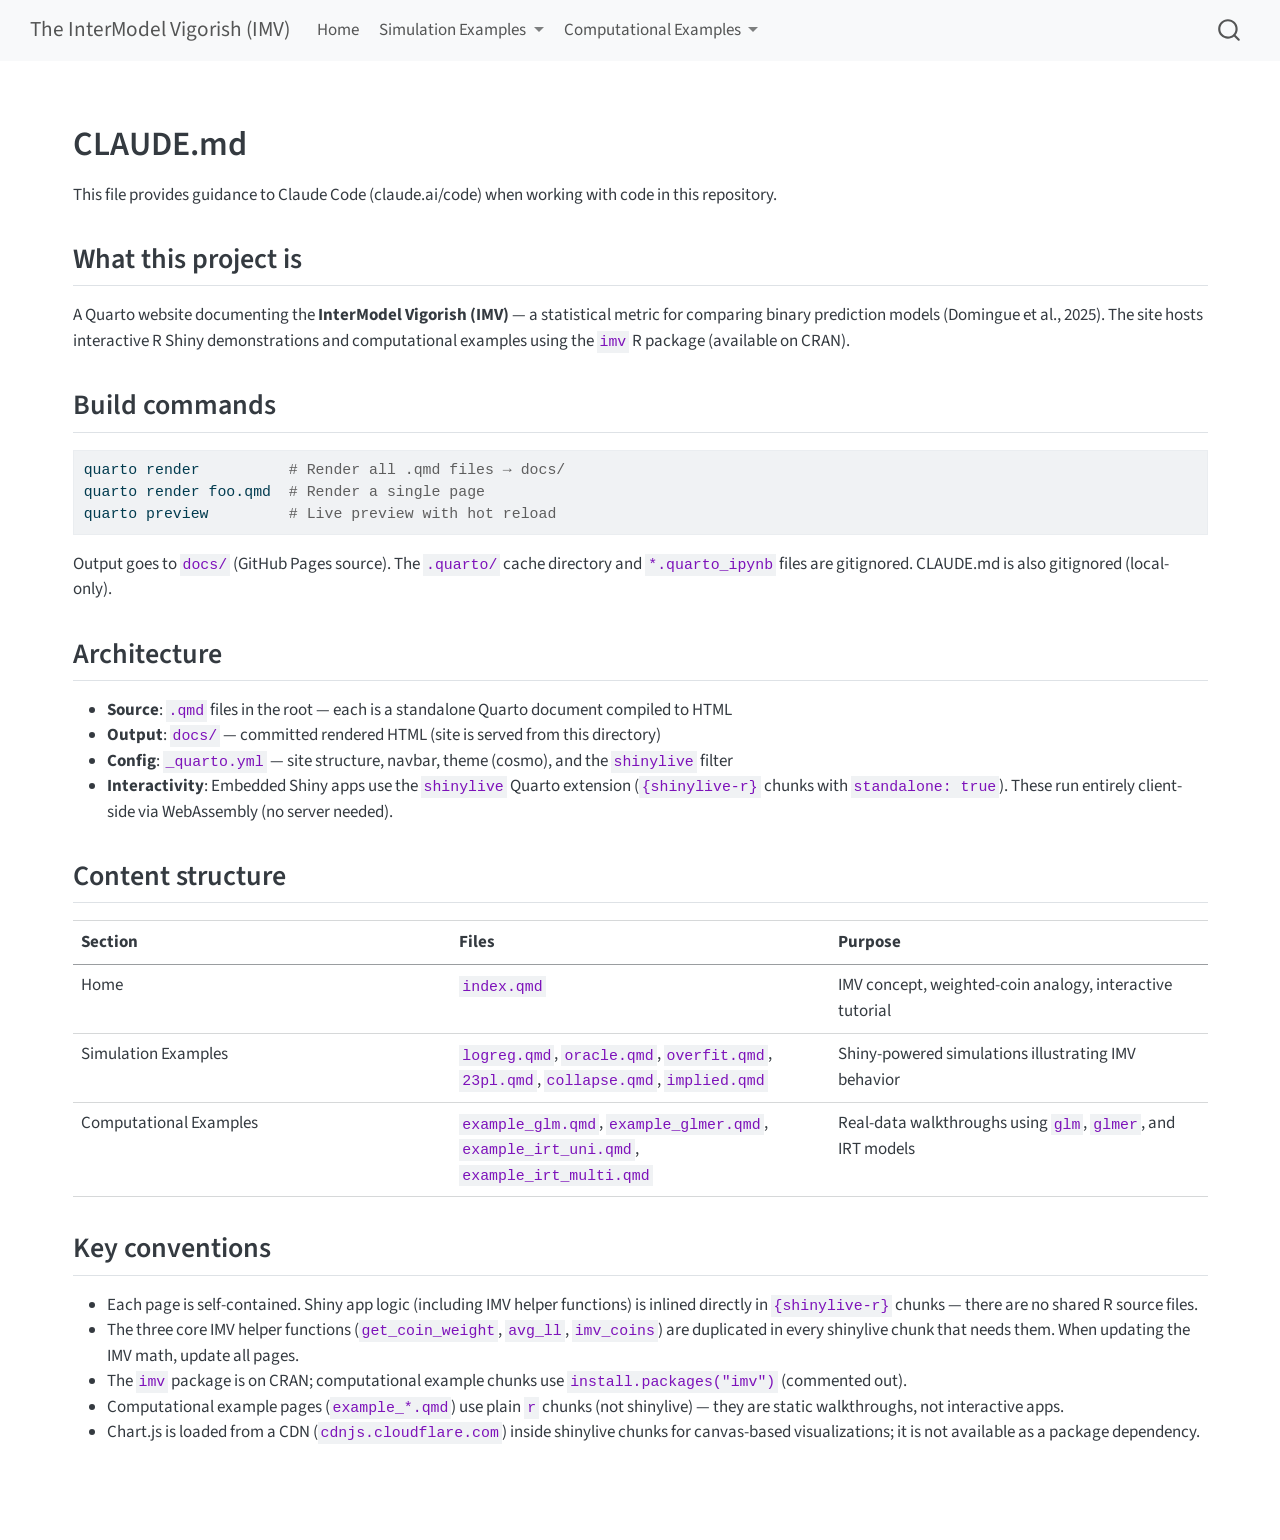
<file: docs/CLAUDE.html>
<!DOCTYPE html>
<html xmlns="http://www.w3.org/1999/xhtml" lang="en" xml:lang="en"><head>

<meta charset="utf-8">
<meta name="generator" content="quarto-1.8.27">

<meta name="viewport" content="width=device-width, initial-scale=1.0, user-scalable=yes">


<title>claude – The InterModel Vigorish (IMV)</title>
<style>
code{white-space: pre-wrap;}
span.smallcaps{font-variant: small-caps;}
div.columns{display: flex; gap: min(4vw, 1.5em);}
div.column{flex: auto; overflow-x: auto;}
div.hanging-indent{margin-left: 1.5em; text-indent: -1.5em;}
ul.task-list{list-style: none;}
ul.task-list li input[type="checkbox"] {
  width: 0.8em;
  margin: 0 0.8em 0.2em -1em; /* quarto-specific, see https://github.com/quarto-dev/quarto-cli/issues/4556 */ 
  vertical-align: middle;
}
/* CSS for syntax highlighting */
html { -webkit-text-size-adjust: 100%; }
pre > code.sourceCode { white-space: pre; position: relative; }
pre > code.sourceCode > span { display: inline-block; line-height: 1.25; }
pre > code.sourceCode > span:empty { height: 1.2em; }
.sourceCode { overflow: visible; }
code.sourceCode > span { color: inherit; text-decoration: inherit; }
div.sourceCode { margin: 1em 0; }
pre.sourceCode { margin: 0; }
@media screen {
div.sourceCode { overflow: auto; }
}
@media print {
pre > code.sourceCode { white-space: pre-wrap; }
pre > code.sourceCode > span { text-indent: -5em; padding-left: 5em; }
}
pre.numberSource code
  { counter-reset: source-line 0; }
pre.numberSource code > span
  { position: relative; left: -4em; counter-increment: source-line; }
pre.numberSource code > span > a:first-child::before
  { content: counter(source-line);
    position: relative; left: -1em; text-align: right; vertical-align: baseline;
    border: none; display: inline-block;
    -webkit-touch-callout: none; -webkit-user-select: none;
    -khtml-user-select: none; -moz-user-select: none;
    -ms-user-select: none; user-select: none;
    padding: 0 4px; width: 4em;
  }
pre.numberSource { margin-left: 3em;  padding-left: 4px; }
div.sourceCode
  {   }
@media screen {
pre > code.sourceCode > span > a:first-child::before { text-decoration: underline; }
}
</style>


<script src="site_libs/quarto-nav/quarto-nav.js"></script>
<script src="site_libs/quarto-nav/headroom.min.js"></script>
<script src="site_libs/clipboard/clipboard.min.js"></script>
<script src="site_libs/quarto-search/autocomplete.umd.js"></script>
<script src="site_libs/quarto-search/fuse.min.js"></script>
<script src="site_libs/quarto-search/quarto-search.js"></script>
<meta name="quarto:offset" content="./">
<script src="site_libs/quarto-html/quarto.js" type="module"></script>
<script src="site_libs/quarto-html/tabsets/tabsets.js" type="module"></script>
<script src="site_libs/quarto-html/axe/axe-check.js" type="module"></script>
<script src="site_libs/quarto-html/popper.min.js"></script>
<script src="site_libs/quarto-html/tippy.umd.min.js"></script>
<script src="site_libs/quarto-html/anchor.min.js"></script>
<link href="site_libs/quarto-html/tippy.css" rel="stylesheet">
<link href="site_libs/quarto-html/quarto-syntax-highlighting-ed96de9b727972fe78a7b5d16c58bf87.css" rel="stylesheet" id="quarto-text-highlighting-styles">
<script src="site_libs/bootstrap/bootstrap.min.js"></script>
<link href="site_libs/bootstrap/bootstrap-icons.css" rel="stylesheet">
<link href="site_libs/bootstrap/bootstrap-a413d5729d54e4aec2855233f035eb84.min.css" rel="stylesheet" append-hash="true" id="quarto-bootstrap" data-mode="light">
<script id="quarto-search-options" type="application/json">{
  "location": "navbar",
  "copy-button": false,
  "collapse-after": 3,
  "panel-placement": "end",
  "type": "overlay",
  "limit": 50,
  "keyboard-shortcut": [
    "f",
    "/",
    "s"
  ],
  "show-item-context": false,
  "language": {
    "search-no-results-text": "No results",
    "search-matching-documents-text": "matching documents",
    "search-copy-link-title": "Copy link to search",
    "search-hide-matches-text": "Hide additional matches",
    "search-more-match-text": "more match in this document",
    "search-more-matches-text": "more matches in this document",
    "search-clear-button-title": "Clear",
    "search-text-placeholder": "",
    "search-detached-cancel-button-title": "Cancel",
    "search-submit-button-title": "Submit",
    "search-label": "Search"
  }
}</script>


</head>

<body class="nav-fixed quarto-light">

<div id="quarto-search-results"></div>
  <header id="quarto-header" class="headroom fixed-top">
    <nav class="navbar navbar-expand-lg " data-bs-theme="dark">
      <div class="navbar-container container-fluid">
      <div class="navbar-brand-container mx-auto">
    <a class="navbar-brand" href="./index.html">
    <span class="navbar-title">The InterModel Vigorish (IMV)</span>
    </a>
  </div>
            <div id="quarto-search" class="" title="Search"></div>
          <button class="navbar-toggler" type="button" data-bs-toggle="collapse" data-bs-target="#navbarCollapse" aria-controls="navbarCollapse" role="menu" aria-expanded="false" aria-label="Toggle navigation" onclick="if (window.quartoToggleHeadroom) { window.quartoToggleHeadroom(); }">
  <span class="navbar-toggler-icon"></span>
</button>
          <div class="collapse navbar-collapse" id="navbarCollapse">
            <ul class="navbar-nav navbar-nav-scroll me-auto">
  <li class="nav-item">
    <a class="nav-link" href="./index.html"> 
<span class="menu-text">Home</span></a>
  </li>  
  <li class="nav-item dropdown ">
    <a class="nav-link dropdown-toggle" href="#" id="nav-menu-simulation-examples" role="link" data-bs-toggle="dropdown" aria-expanded="false">
 <span class="menu-text">Simulation Examples</span>
    </a>
    <ul class="dropdown-menu" aria-labelledby="nav-menu-simulation-examples">    
        <li>
    <a class="dropdown-item" href="./logreg.html">
 <span class="dropdown-text">Logistic regression and the intercept</span></a>
  </li>  
        <li>
    <a class="dropdown-item" href="./oracle.html">
 <span class="dropdown-text">Logistic regression and the Oracle</span></a>
  </li>  
        <li>
    <a class="dropdown-item" href="./overfit.html">
 <span class="dropdown-text">Logistic regression and the Overfit</span></a>
  </li>  
        <li>
    <a class="dropdown-item" href="./23pl.html">
 <span class="dropdown-text">2PL versus 3PL predictions</span></a>
  </li>  
        <li>
    <a class="dropdown-item" href="./collapse.html">
 <span class="dropdown-text">The collapse of the thresholded IMV</span></a>
  </li>  
        <li>
    <a class="dropdown-item" href="./implied.html">
 <span class="dropdown-text">Implied probabilities and the IMV</span></a>
  </li>  
    </ul>
  </li>
  <li class="nav-item dropdown ">
    <a class="nav-link dropdown-toggle" href="#" id="nav-menu-computational-examples" role="link" data-bs-toggle="dropdown" aria-expanded="false">
 <span class="menu-text">Computational Examples</span>
    </a>
    <ul class="dropdown-menu" aria-labelledby="nav-menu-computational-examples">    
        <li>
    <a class="dropdown-item" href="./example_glm.html">
 <span class="dropdown-text">Logistic regression (glm)</span></a>
  </li>  
        <li>
    <a class="dropdown-item" href="./example_glmer.html">
 <span class="dropdown-text">Mixed-effects logistic regression (glmer)</span></a>
  </li>  
        <li>
    <a class="dropdown-item" href="./example_irt_uni.html">
 <span class="dropdown-text">Unidimensional IRT</span></a>
  </li>  
        <li>
    <a class="dropdown-item" href="./example_irt_multi.html">
 <span class="dropdown-text">Multidimensional IRT</span></a>
  </li>  
    </ul>
  </li>
</ul>
          </div> <!-- /navcollapse -->
            <div class="quarto-navbar-tools">
</div>
      </div> <!-- /container-fluid -->
    </nav>
</header>
<!-- content -->
<div id="quarto-content" class="quarto-container page-columns page-rows-contents page-layout-full page-navbar">
<!-- sidebar -->
<!-- margin-sidebar -->
    
<!-- main -->
<main class="content column-page" id="quarto-document-content"><header id="title-block-header" class="quarto-title-block"></header>




<section id="claude.md" class="level1">
<h1>CLAUDE.md</h1>
<p>This file provides guidance to Claude Code (claude.ai/code) when working with code in this repository.</p>
<section id="what-this-project-is" class="level2">
<h2 class="anchored" data-anchor-id="what-this-project-is">What this project is</h2>
<p>A Quarto website documenting the <strong>InterModel Vigorish (IMV)</strong> — a statistical metric for comparing binary prediction models (Domingue et al., 2025). The site hosts interactive R Shiny demonstrations and computational examples using the <code>imv</code> R package (available on CRAN).</p>
</section>
<section id="build-commands" class="level2">
<h2 class="anchored" data-anchor-id="build-commands">Build commands</h2>
<div class="code-copy-outer-scaffold"><div class="sourceCode" id="cb1"><pre class="sourceCode bash code-with-copy"><code class="sourceCode bash"><span id="cb1-1"><a href="#cb1-1" aria-hidden="true" tabindex="-1"></a><span class="ex">quarto</span> render          <span class="co"># Render all .qmd files → docs/</span></span>
<span id="cb1-2"><a href="#cb1-2" aria-hidden="true" tabindex="-1"></a><span class="ex">quarto</span> render foo.qmd  <span class="co"># Render a single page</span></span>
<span id="cb1-3"><a href="#cb1-3" aria-hidden="true" tabindex="-1"></a><span class="ex">quarto</span> preview         <span class="co"># Live preview with hot reload</span></span></code></pre></div><button title="Copy to Clipboard" class="code-copy-button"><i class="bi"></i></button></div>
<p>Output goes to <code>docs/</code> (GitHub Pages source). The <code>.quarto/</code> cache directory and <code>*.quarto_ipynb</code> files are gitignored. CLAUDE.md is also gitignored (local-only).</p>
</section>
<section id="architecture" class="level2">
<h2 class="anchored" data-anchor-id="architecture">Architecture</h2>
<ul>
<li><strong>Source</strong>: <code>.qmd</code> files in the root — each is a standalone Quarto document compiled to HTML</li>
<li><strong>Output</strong>: <code>docs/</code> — committed rendered HTML (site is served from this directory)</li>
<li><strong>Config</strong>: <code>_quarto.yml</code> — site structure, navbar, theme (cosmo), and the <code>shinylive</code> filter</li>
<li><strong>Interactivity</strong>: Embedded Shiny apps use the <code>shinylive</code> Quarto extension (<code>{shinylive-r}</code> chunks with <code>standalone: true</code>). These run entirely client-side via WebAssembly (no server needed).</li>
</ul>
</section>
<section id="content-structure" class="level2">
<h2 class="anchored" data-anchor-id="content-structure">Content structure</h2>
<table class="caption-top table">
<colgroup>
<col style="width: 33%">
<col style="width: 33%">
<col style="width: 33%">
</colgroup>
<thead>
<tr class="header">
<th>Section</th>
<th>Files</th>
<th>Purpose</th>
</tr>
</thead>
<tbody>
<tr class="odd">
<td>Home</td>
<td><code>index.qmd</code></td>
<td>IMV concept, weighted-coin analogy, interactive tutorial</td>
</tr>
<tr class="even">
<td>Simulation Examples</td>
<td><code>logreg.qmd</code>, <code>oracle.qmd</code>, <code>overfit.qmd</code>, <code>23pl.qmd</code>, <code>collapse.qmd</code>, <code>implied.qmd</code></td>
<td>Shiny-powered simulations illustrating IMV behavior</td>
</tr>
<tr class="odd">
<td>Computational Examples</td>
<td><code>example_glm.qmd</code>, <code>example_glmer.qmd</code>, <code>example_irt_uni.qmd</code>, <code>example_irt_multi.qmd</code></td>
<td>Real-data walkthroughs using <code>glm</code>, <code>glmer</code>, and IRT models</td>
</tr>
</tbody>
</table>
</section>
<section id="key-conventions" class="level2">
<h2 class="anchored" data-anchor-id="key-conventions">Key conventions</h2>
<ul>
<li>Each page is self-contained. Shiny app logic (including IMV helper functions) is inlined directly in <code>{shinylive-r}</code> chunks — there are no shared R source files.</li>
<li>The three core IMV helper functions (<code>get_coin_weight</code>, <code>avg_ll</code>, <code>imv_coins</code>) are duplicated in every shinylive chunk that needs them. When updating the IMV math, update all pages.</li>
<li>The <code>imv</code> package is on CRAN; computational example chunks use <code>install.packages("imv")</code> (commented out).</li>
<li>Computational example pages (<code>example_*.qmd</code>) use plain <code>r</code> chunks (not shinylive) — they are static walkthroughs, not interactive apps.</li>
<li>Chart.js is loaded from a CDN (<code>cdnjs.cloudflare.com</code>) inside shinylive chunks for canvas-based visualizations; it is not available as a package dependency.</li>
</ul>


</section>
</section>

</main> <!-- /main -->
<script id="quarto-html-after-body" type="application/javascript">
  window.document.addEventListener("DOMContentLoaded", function (event) {
    const icon = "";
    const anchorJS = new window.AnchorJS();
    anchorJS.options = {
      placement: 'right',
      icon: icon
    };
    anchorJS.add('.anchored');
    const isCodeAnnotation = (el) => {
      for (const clz of el.classList) {
        if (clz.startsWith('code-annotation-')) {                     
          return true;
        }
      }
      return false;
    }
    const onCopySuccess = function(e) {
      // button target
      const button = e.trigger;
      // don't keep focus
      button.blur();
      // flash "checked"
      button.classList.add('code-copy-button-checked');
      var currentTitle = button.getAttribute("title");
      button.setAttribute("title", "Copied!");
      let tooltip;
      if (window.bootstrap) {
        button.setAttribute("data-bs-toggle", "tooltip");
        button.setAttribute("data-bs-placement", "left");
        button.setAttribute("data-bs-title", "Copied!");
        tooltip = new bootstrap.Tooltip(button, 
          { trigger: "manual", 
            customClass: "code-copy-button-tooltip",
            offset: [0, -8]});
        tooltip.show();    
      }
      setTimeout(function() {
        if (tooltip) {
          tooltip.hide();
          button.removeAttribute("data-bs-title");
          button.removeAttribute("data-bs-toggle");
          button.removeAttribute("data-bs-placement");
        }
        button.setAttribute("title", currentTitle);
        button.classList.remove('code-copy-button-checked');
      }, 1000);
      // clear code selection
      e.clearSelection();
    }
    const getTextToCopy = function(trigger) {
      const outerScaffold = trigger.parentElement.cloneNode(true);
      const codeEl = outerScaffold.querySelector('code');
      for (const childEl of codeEl.children) {
        if (isCodeAnnotation(childEl)) {
          childEl.remove();
        }
      }
      return codeEl.innerText;
    }
    const clipboard = new window.ClipboardJS('.code-copy-button:not([data-in-quarto-modal])', {
      text: getTextToCopy
    });
    clipboard.on('success', onCopySuccess);
    if (window.document.getElementById('quarto-embedded-source-code-modal')) {
      const clipboardModal = new window.ClipboardJS('.code-copy-button[data-in-quarto-modal]', {
        text: getTextToCopy,
        container: window.document.getElementById('quarto-embedded-source-code-modal')
      });
      clipboardModal.on('success', onCopySuccess);
    }
      var localhostRegex = new RegExp(/^(?:http|https):\/\/localhost\:?[0-9]*\//);
      var mailtoRegex = new RegExp(/^mailto:/);
        var filterRegex = new RegExp('/' + window.location.host + '/');
      var isInternal = (href) => {
          return filterRegex.test(href) || localhostRegex.test(href) || mailtoRegex.test(href);
      }
      // Inspect non-navigation links and adorn them if external
     var links = window.document.querySelectorAll('a[href]:not(.nav-link):not(.navbar-brand):not(.toc-action):not(.sidebar-link):not(.sidebar-item-toggle):not(.pagination-link):not(.no-external):not([aria-hidden]):not(.dropdown-item):not(.quarto-navigation-tool):not(.about-link)');
      for (var i=0; i<links.length; i++) {
        const link = links[i];
        if (!isInternal(link.href)) {
          // undo the damage that might have been done by quarto-nav.js in the case of
          // links that we want to consider external
          if (link.dataset.originalHref !== undefined) {
            link.href = link.dataset.originalHref;
          }
        }
      }
    function tippyHover(el, contentFn, onTriggerFn, onUntriggerFn) {
      const config = {
        allowHTML: true,
        maxWidth: 500,
        delay: 100,
        arrow: false,
        appendTo: function(el) {
            return el.parentElement;
        },
        interactive: true,
        interactiveBorder: 10,
        theme: 'quarto',
        placement: 'bottom-start',
      };
      if (contentFn) {
        config.content = contentFn;
      }
      if (onTriggerFn) {
        config.onTrigger = onTriggerFn;
      }
      if (onUntriggerFn) {
        config.onUntrigger = onUntriggerFn;
      }
      window.tippy(el, config); 
    }
    const noterefs = window.document.querySelectorAll('a[role="doc-noteref"]');
    for (var i=0; i<noterefs.length; i++) {
      const ref = noterefs[i];
      tippyHover(ref, function() {
        // use id or data attribute instead here
        let href = ref.getAttribute('data-footnote-href') || ref.getAttribute('href');
        try { href = new URL(href).hash; } catch {}
        const id = href.replace(/^#\/?/, "");
        const note = window.document.getElementById(id);
        if (note) {
          return note.innerHTML;
        } else {
          return "";
        }
      });
    }
    const xrefs = window.document.querySelectorAll('a.quarto-xref');
    const processXRef = (id, note) => {
      // Strip column container classes
      const stripColumnClz = (el) => {
        el.classList.remove("page-full", "page-columns");
        if (el.children) {
          for (const child of el.children) {
            stripColumnClz(child);
          }
        }
      }
      stripColumnClz(note)
      if (id === null || id.startsWith('sec-')) {
        // Special case sections, only their first couple elements
        const container = document.createElement("div");
        if (note.children && note.children.length > 2) {
          container.appendChild(note.children[0].cloneNode(true));
          for (let i = 1; i < note.children.length; i++) {
            const child = note.children[i];
            if (child.tagName === "P" && child.innerText === "") {
              continue;
            } else {
              container.appendChild(child.cloneNode(true));
              break;
            }
          }
          if (window.Quarto?.typesetMath) {
            window.Quarto.typesetMath(container);
          }
          return container.innerHTML
        } else {
          if (window.Quarto?.typesetMath) {
            window.Quarto.typesetMath(note);
          }
          return note.innerHTML;
        }
      } else {
        // Remove any anchor links if they are present
        const anchorLink = note.querySelector('a.anchorjs-link');
        if (anchorLink) {
          anchorLink.remove();
        }
        if (window.Quarto?.typesetMath) {
          window.Quarto.typesetMath(note);
        }
        if (note.classList.contains("callout")) {
          return note.outerHTML;
        } else {
          return note.innerHTML;
        }
      }
    }
    for (var i=0; i<xrefs.length; i++) {
      const xref = xrefs[i];
      tippyHover(xref, undefined, function(instance) {
        instance.disable();
        let url = xref.getAttribute('href');
        let hash = undefined; 
        if (url.startsWith('#')) {
          hash = url;
        } else {
          try { hash = new URL(url).hash; } catch {}
        }
        if (hash) {
          const id = hash.replace(/^#\/?/, "");
          const note = window.document.getElementById(id);
          if (note !== null) {
            try {
              const html = processXRef(id, note.cloneNode(true));
              instance.setContent(html);
            } finally {
              instance.enable();
              instance.show();
            }
          } else {
            // See if we can fetch this
            fetch(url.split('#')[0])
            .then(res => res.text())
            .then(html => {
              const parser = new DOMParser();
              const htmlDoc = parser.parseFromString(html, "text/html");
              const note = htmlDoc.getElementById(id);
              if (note !== null) {
                const html = processXRef(id, note);
                instance.setContent(html);
              } 
            }).finally(() => {
              instance.enable();
              instance.show();
            });
          }
        } else {
          // See if we can fetch a full url (with no hash to target)
          // This is a special case and we should probably do some content thinning / targeting
          fetch(url)
          .then(res => res.text())
          .then(html => {
            const parser = new DOMParser();
            const htmlDoc = parser.parseFromString(html, "text/html");
            const note = htmlDoc.querySelector('main.content');
            if (note !== null) {
              // This should only happen for chapter cross references
              // (since there is no id in the URL)
              // remove the first header
              if (note.children.length > 0 && note.children[0].tagName === "HEADER") {
                note.children[0].remove();
              }
              const html = processXRef(null, note);
              instance.setContent(html);
            } 
          }).finally(() => {
            instance.enable();
            instance.show();
          });
        }
      }, function(instance) {
      });
    }
        let selectedAnnoteEl;
        const selectorForAnnotation = ( cell, annotation) => {
          let cellAttr = 'data-code-cell="' + cell + '"';
          let lineAttr = 'data-code-annotation="' +  annotation + '"';
          const selector = 'span[' + cellAttr + '][' + lineAttr + ']';
          return selector;
        }
        const selectCodeLines = (annoteEl) => {
          const doc = window.document;
          const targetCell = annoteEl.getAttribute("data-target-cell");
          const targetAnnotation = annoteEl.getAttribute("data-target-annotation");
          const annoteSpan = window.document.querySelector(selectorForAnnotation(targetCell, targetAnnotation));
          const lines = annoteSpan.getAttribute("data-code-lines").split(",");
          const lineIds = lines.map((line) => {
            return targetCell + "-" + line;
          })
          let top = null;
          let height = null;
          let parent = null;
          if (lineIds.length > 0) {
              //compute the position of the single el (top and bottom and make a div)
              const el = window.document.getElementById(lineIds[0]);
              top = el.offsetTop;
              height = el.offsetHeight;
              parent = el.parentElement.parentElement;
            if (lineIds.length > 1) {
              const lastEl = window.document.getElementById(lineIds[lineIds.length - 1]);
              const bottom = lastEl.offsetTop + lastEl.offsetHeight;
              height = bottom - top;
            }
            if (top !== null && height !== null && parent !== null) {
              // cook up a div (if necessary) and position it 
              let div = window.document.getElementById("code-annotation-line-highlight");
              if (div === null) {
                div = window.document.createElement("div");
                div.setAttribute("id", "code-annotation-line-highlight");
                div.style.position = 'absolute';
                parent.appendChild(div);
              }
              div.style.top = top - 2 + "px";
              div.style.height = height + 4 + "px";
              div.style.left = 0;
              let gutterDiv = window.document.getElementById("code-annotation-line-highlight-gutter");
              if (gutterDiv === null) {
                gutterDiv = window.document.createElement("div");
                gutterDiv.setAttribute("id", "code-annotation-line-highlight-gutter");
                gutterDiv.style.position = 'absolute';
                const codeCell = window.document.getElementById(targetCell);
                const gutter = codeCell.querySelector('.code-annotation-gutter');
                gutter.appendChild(gutterDiv);
              }
              gutterDiv.style.top = top - 2 + "px";
              gutterDiv.style.height = height + 4 + "px";
            }
            selectedAnnoteEl = annoteEl;
          }
        };
        const unselectCodeLines = () => {
          const elementsIds = ["code-annotation-line-highlight", "code-annotation-line-highlight-gutter"];
          elementsIds.forEach((elId) => {
            const div = window.document.getElementById(elId);
            if (div) {
              div.remove();
            }
          });
          selectedAnnoteEl = undefined;
        };
          // Handle positioning of the toggle
      window.addEventListener(
        "resize",
        throttle(() => {
          elRect = undefined;
          if (selectedAnnoteEl) {
            selectCodeLines(selectedAnnoteEl);
          }
        }, 10)
      );
      function throttle(fn, ms) {
      let throttle = false;
      let timer;
        return (...args) => {
          if(!throttle) { // first call gets through
              fn.apply(this, args);
              throttle = true;
          } else { // all the others get throttled
              if(timer) clearTimeout(timer); // cancel #2
              timer = setTimeout(() => {
                fn.apply(this, args);
                timer = throttle = false;
              }, ms);
          }
        };
      }
        // Attach click handler to the DT
        const annoteDls = window.document.querySelectorAll('dt[data-target-cell]');
        for (const annoteDlNode of annoteDls) {
          annoteDlNode.addEventListener('click', (event) => {
            const clickedEl = event.target;
            if (clickedEl !== selectedAnnoteEl) {
              unselectCodeLines();
              const activeEl = window.document.querySelector('dt[data-target-cell].code-annotation-active');
              if (activeEl) {
                activeEl.classList.remove('code-annotation-active');
              }
              selectCodeLines(clickedEl);
              clickedEl.classList.add('code-annotation-active');
            } else {
              // Unselect the line
              unselectCodeLines();
              clickedEl.classList.remove('code-annotation-active');
            }
          });
        }
    const findCites = (el) => {
      const parentEl = el.parentElement;
      if (parentEl) {
        const cites = parentEl.dataset.cites;
        if (cites) {
          return {
            el,
            cites: cites.split(' ')
          };
        } else {
          return findCites(el.parentElement)
        }
      } else {
        return undefined;
      }
    };
    var bibliorefs = window.document.querySelectorAll('a[role="doc-biblioref"]');
    for (var i=0; i<bibliorefs.length; i++) {
      const ref = bibliorefs[i];
      const citeInfo = findCites(ref);
      if (citeInfo) {
        tippyHover(citeInfo.el, function() {
          var popup = window.document.createElement('div');
          citeInfo.cites.forEach(function(cite) {
            var citeDiv = window.document.createElement('div');
            citeDiv.classList.add('hanging-indent');
            citeDiv.classList.add('csl-entry');
            var biblioDiv = window.document.getElementById('ref-' + cite);
            if (biblioDiv) {
              citeDiv.innerHTML = biblioDiv.innerHTML;
            }
            popup.appendChild(citeDiv);
          });
          return popup.innerHTML;
        });
      }
    }
  });
  </script>
</div> <!-- /content -->




</body></html>
</file>
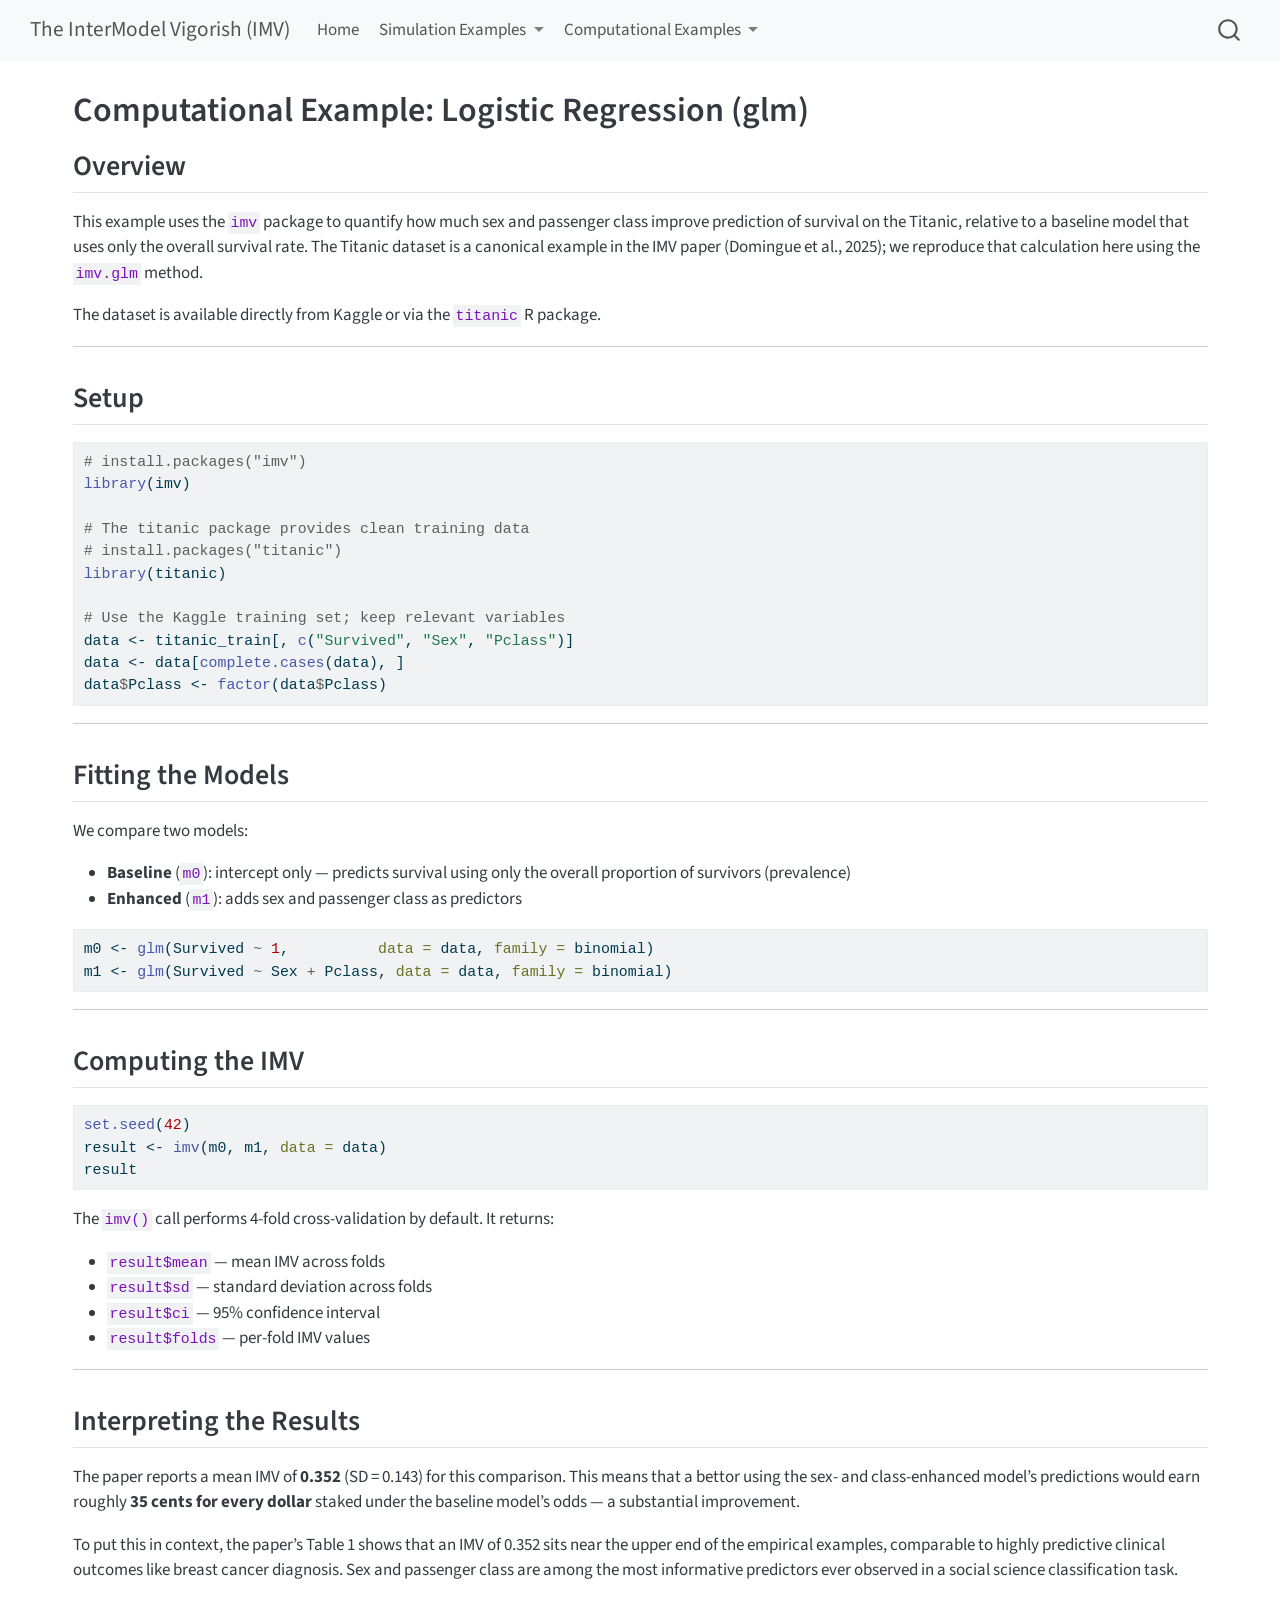
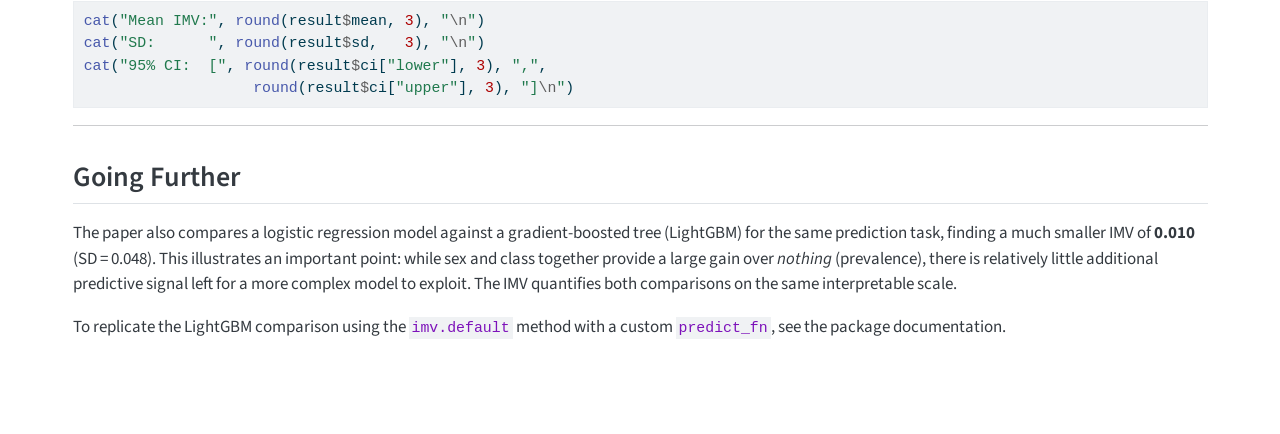
<file: docs/example_glm.html>
<!DOCTYPE html>
<html xmlns="http://www.w3.org/1999/xhtml" lang="en" xml:lang="en"><head>

<meta charset="utf-8">
<meta name="generator" content="quarto-1.8.27">

<meta name="viewport" content="width=device-width, initial-scale=1.0, user-scalable=yes">


<title>Computational Example: Logistic Regression (glm) – The InterModel Vigorish (IMV)</title>
<style>
code{white-space: pre-wrap;}
span.smallcaps{font-variant: small-caps;}
div.columns{display: flex; gap: min(4vw, 1.5em);}
div.column{flex: auto; overflow-x: auto;}
div.hanging-indent{margin-left: 1.5em; text-indent: -1.5em;}
ul.task-list{list-style: none;}
ul.task-list li input[type="checkbox"] {
  width: 0.8em;
  margin: 0 0.8em 0.2em -1em; /* quarto-specific, see https://github.com/quarto-dev/quarto-cli/issues/4556 */ 
  vertical-align: middle;
}
/* CSS for syntax highlighting */
html { -webkit-text-size-adjust: 100%; }
pre > code.sourceCode { white-space: pre; position: relative; }
pre > code.sourceCode > span { display: inline-block; line-height: 1.25; }
pre > code.sourceCode > span:empty { height: 1.2em; }
.sourceCode { overflow: visible; }
code.sourceCode > span { color: inherit; text-decoration: inherit; }
div.sourceCode { margin: 1em 0; }
pre.sourceCode { margin: 0; }
@media screen {
div.sourceCode { overflow: auto; }
}
@media print {
pre > code.sourceCode { white-space: pre-wrap; }
pre > code.sourceCode > span { text-indent: -5em; padding-left: 5em; }
}
pre.numberSource code
  { counter-reset: source-line 0; }
pre.numberSource code > span
  { position: relative; left: -4em; counter-increment: source-line; }
pre.numberSource code > span > a:first-child::before
  { content: counter(source-line);
    position: relative; left: -1em; text-align: right; vertical-align: baseline;
    border: none; display: inline-block;
    -webkit-touch-callout: none; -webkit-user-select: none;
    -khtml-user-select: none; -moz-user-select: none;
    -ms-user-select: none; user-select: none;
    padding: 0 4px; width: 4em;
  }
pre.numberSource { margin-left: 3em;  padding-left: 4px; }
div.sourceCode
  {   }
@media screen {
pre > code.sourceCode > span > a:first-child::before { text-decoration: underline; }
}
</style>


<script src="site_libs/quarto-nav/quarto-nav.js"></script>
<script src="site_libs/quarto-nav/headroom.min.js"></script>
<script src="site_libs/clipboard/clipboard.min.js"></script>
<script src="site_libs/quarto-search/autocomplete.umd.js"></script>
<script src="site_libs/quarto-search/fuse.min.js"></script>
<script src="site_libs/quarto-search/quarto-search.js"></script>
<meta name="quarto:offset" content="./">
<script src="site_libs/quarto-html/quarto.js" type="module"></script>
<script src="site_libs/quarto-html/tabsets/tabsets.js" type="module"></script>
<script src="site_libs/quarto-html/axe/axe-check.js" type="module"></script>
<script src="site_libs/quarto-html/popper.min.js"></script>
<script src="site_libs/quarto-html/tippy.umd.min.js"></script>
<script src="site_libs/quarto-html/anchor.min.js"></script>
<link href="site_libs/quarto-html/tippy.css" rel="stylesheet">
<link href="site_libs/quarto-html/quarto-syntax-highlighting-ed96de9b727972fe78a7b5d16c58bf87.css" rel="stylesheet" id="quarto-text-highlighting-styles">
<script src="site_libs/bootstrap/bootstrap.min.js"></script>
<link href="site_libs/bootstrap/bootstrap-icons.css" rel="stylesheet">
<link href="site_libs/bootstrap/bootstrap-a413d5729d54e4aec2855233f035eb84.min.css" rel="stylesheet" append-hash="true" id="quarto-bootstrap" data-mode="light">
<script id="quarto-search-options" type="application/json">{
  "location": "navbar",
  "copy-button": false,
  "collapse-after": 3,
  "panel-placement": "end",
  "type": "overlay",
  "limit": 50,
  "keyboard-shortcut": [
    "f",
    "/",
    "s"
  ],
  "show-item-context": false,
  "language": {
    "search-no-results-text": "No results",
    "search-matching-documents-text": "matching documents",
    "search-copy-link-title": "Copy link to search",
    "search-hide-matches-text": "Hide additional matches",
    "search-more-match-text": "more match in this document",
    "search-more-matches-text": "more matches in this document",
    "search-clear-button-title": "Clear",
    "search-text-placeholder": "",
    "search-detached-cancel-button-title": "Cancel",
    "search-submit-button-title": "Submit",
    "search-label": "Search"
  }
}</script>


</head>

<body class="nav-fixed quarto-light">

<div id="quarto-search-results"></div>
  <header id="quarto-header" class="headroom fixed-top">
    <nav class="navbar navbar-expand-lg " data-bs-theme="dark">
      <div class="navbar-container container-fluid">
      <div class="navbar-brand-container mx-auto">
    <a class="navbar-brand" href="./index.html">
    <span class="navbar-title">The InterModel Vigorish (IMV)</span>
    </a>
  </div>
            <div id="quarto-search" class="" title="Search"></div>
          <button class="navbar-toggler" type="button" data-bs-toggle="collapse" data-bs-target="#navbarCollapse" aria-controls="navbarCollapse" role="menu" aria-expanded="false" aria-label="Toggle navigation" onclick="if (window.quartoToggleHeadroom) { window.quartoToggleHeadroom(); }">
  <span class="navbar-toggler-icon"></span>
</button>
          <div class="collapse navbar-collapse" id="navbarCollapse">
            <ul class="navbar-nav navbar-nav-scroll me-auto">
  <li class="nav-item">
    <a class="nav-link" href="./index.html"> 
<span class="menu-text">Home</span></a>
  </li>  
  <li class="nav-item dropdown ">
    <a class="nav-link dropdown-toggle" href="#" id="nav-menu-simulation-examples" role="link" data-bs-toggle="dropdown" aria-expanded="false">
 <span class="menu-text">Simulation Examples</span>
    </a>
    <ul class="dropdown-menu" aria-labelledby="nav-menu-simulation-examples">    
        <li>
    <a class="dropdown-item" href="./logreg.html">
 <span class="dropdown-text">Logistic regression and the intercept</span></a>
  </li>  
        <li>
    <a class="dropdown-item" href="./oracle.html">
 <span class="dropdown-text">Logistic regression and the Oracle</span></a>
  </li>  
        <li>
    <a class="dropdown-item" href="./overfit.html">
 <span class="dropdown-text">Logistic regression and the Overfit</span></a>
  </li>  
        <li>
    <a class="dropdown-item" href="./23pl.html">
 <span class="dropdown-text">2PL versus 3PL predictions</span></a>
  </li>  
        <li>
    <a class="dropdown-item" href="./collapse.html">
 <span class="dropdown-text">The collapse of the thresholded IMV</span></a>
  </li>  
        <li>
    <a class="dropdown-item" href="./implied.html">
 <span class="dropdown-text">Implied probabilities and the IMV</span></a>
  </li>  
    </ul>
  </li>
  <li class="nav-item dropdown ">
    <a class="nav-link dropdown-toggle" href="#" id="nav-menu-computational-examples" role="link" data-bs-toggle="dropdown" aria-expanded="false">
 <span class="menu-text">Computational Examples</span>
    </a>
    <ul class="dropdown-menu" aria-labelledby="nav-menu-computational-examples">    
        <li>
    <a class="dropdown-item" href="./example_glm.html">
 <span class="dropdown-text">Logistic regression (glm)</span></a>
  </li>  
        <li>
    <a class="dropdown-item" href="./example_glmer.html">
 <span class="dropdown-text">Mixed-effects logistic regression (glmer)</span></a>
  </li>  
        <li>
    <a class="dropdown-item" href="./example_irt_uni.html">
 <span class="dropdown-text">Unidimensional IRT</span></a>
  </li>  
        <li>
    <a class="dropdown-item" href="./example_irt_multi.html">
 <span class="dropdown-text">Multidimensional IRT</span></a>
  </li>  
    </ul>
  </li>
</ul>
          </div> <!-- /navcollapse -->
            <div class="quarto-navbar-tools">
</div>
      </div> <!-- /container-fluid -->
    </nav>
</header>
<!-- content -->
<div id="quarto-content" class="quarto-container page-columns page-rows-contents page-layout-full page-navbar">
<!-- sidebar -->
<!-- margin-sidebar -->
    
<!-- main -->
<main class="content column-page" id="quarto-document-content">

<header id="title-block-header" class="quarto-title-block default">
<div class="quarto-title">
<h1 class="title">Computational Example: Logistic Regression (glm)</h1>
</div>



<div class="quarto-title-meta column-page">

    
  
    
  </div>
  


</header>


<section id="overview" class="level2">
<h2 class="anchored" data-anchor-id="overview">Overview</h2>
<p>This example uses the <code>imv</code> package to quantify how much sex and passenger class improve prediction of survival on the Titanic, relative to a baseline model that uses only the overall survival rate. The Titanic dataset is a canonical example in the IMV paper (Domingue et al., 2025); we reproduce that calculation here using the <code>imv.glm</code> method.</p>
<p>The dataset is available directly from Kaggle or via the <code>titanic</code> R package.</p>
<hr>
</section>
<section id="setup" class="level2">
<h2 class="anchored" data-anchor-id="setup">Setup</h2>
<div class="code-copy-outer-scaffold"><div class="sourceCode" id="cb1"><pre class="sourceCode r code-with-copy"><code class="sourceCode r"><span id="cb1-1"><a href="#cb1-1" aria-hidden="true" tabindex="-1"></a><span class="co"># install.packages("imv")</span></span>
<span id="cb1-2"><a href="#cb1-2" aria-hidden="true" tabindex="-1"></a><span class="fu">library</span>(imv)</span>
<span id="cb1-3"><a href="#cb1-3" aria-hidden="true" tabindex="-1"></a></span>
<span id="cb1-4"><a href="#cb1-4" aria-hidden="true" tabindex="-1"></a><span class="co"># The titanic package provides clean training data</span></span>
<span id="cb1-5"><a href="#cb1-5" aria-hidden="true" tabindex="-1"></a><span class="co"># install.packages("titanic")</span></span>
<span id="cb1-6"><a href="#cb1-6" aria-hidden="true" tabindex="-1"></a><span class="fu">library</span>(titanic)</span>
<span id="cb1-7"><a href="#cb1-7" aria-hidden="true" tabindex="-1"></a></span>
<span id="cb1-8"><a href="#cb1-8" aria-hidden="true" tabindex="-1"></a><span class="co"># Use the Kaggle training set; keep relevant variables</span></span>
<span id="cb1-9"><a href="#cb1-9" aria-hidden="true" tabindex="-1"></a>data <span class="ot">&lt;-</span> titanic_train[, <span class="fu">c</span>(<span class="st">"Survived"</span>, <span class="st">"Sex"</span>, <span class="st">"Pclass"</span>)]</span>
<span id="cb1-10"><a href="#cb1-10" aria-hidden="true" tabindex="-1"></a>data <span class="ot">&lt;-</span> data[<span class="fu">complete.cases</span>(data), ]</span>
<span id="cb1-11"><a href="#cb1-11" aria-hidden="true" tabindex="-1"></a>data<span class="sc">$</span>Pclass <span class="ot">&lt;-</span> <span class="fu">factor</span>(data<span class="sc">$</span>Pclass)</span></code></pre></div><button title="Copy to Clipboard" class="code-copy-button"><i class="bi"></i></button></div>
<hr>
</section>
<section id="fitting-the-models" class="level2">
<h2 class="anchored" data-anchor-id="fitting-the-models">Fitting the Models</h2>
<p>We compare two models:</p>
<ul>
<li><strong>Baseline</strong> (<code>m0</code>): intercept only — predicts survival using only the overall proportion of survivors (prevalence)</li>
<li><strong>Enhanced</strong> (<code>m1</code>): adds sex and passenger class as predictors</li>
</ul>
<div class="code-copy-outer-scaffold"><div class="sourceCode" id="cb2"><pre class="sourceCode r code-with-copy"><code class="sourceCode r"><span id="cb2-1"><a href="#cb2-1" aria-hidden="true" tabindex="-1"></a>m0 <span class="ot">&lt;-</span> <span class="fu">glm</span>(Survived <span class="sc">~</span> <span class="dv">1</span>,          <span class="at">data =</span> data, <span class="at">family =</span> binomial)</span>
<span id="cb2-2"><a href="#cb2-2" aria-hidden="true" tabindex="-1"></a>m1 <span class="ot">&lt;-</span> <span class="fu">glm</span>(Survived <span class="sc">~</span> Sex <span class="sc">+</span> Pclass, <span class="at">data =</span> data, <span class="at">family =</span> binomial)</span></code></pre></div><button title="Copy to Clipboard" class="code-copy-button"><i class="bi"></i></button></div>
<hr>
</section>
<section id="computing-the-imv" class="level2">
<h2 class="anchored" data-anchor-id="computing-the-imv">Computing the IMV</h2>
<div class="code-copy-outer-scaffold"><div class="sourceCode" id="cb3"><pre class="sourceCode r code-with-copy"><code class="sourceCode r"><span id="cb3-1"><a href="#cb3-1" aria-hidden="true" tabindex="-1"></a><span class="fu">set.seed</span>(<span class="dv">42</span>)</span>
<span id="cb3-2"><a href="#cb3-2" aria-hidden="true" tabindex="-1"></a>result <span class="ot">&lt;-</span> <span class="fu">imv</span>(m0, m1, <span class="at">data =</span> data)</span>
<span id="cb3-3"><a href="#cb3-3" aria-hidden="true" tabindex="-1"></a>result</span></code></pre></div><button title="Copy to Clipboard" class="code-copy-button"><i class="bi"></i></button></div>
<p>The <code>imv()</code> call performs 4-fold cross-validation by default. It returns:</p>
<ul>
<li><code>result$mean</code> — mean IMV across folds</li>
<li><code>result$sd</code> — standard deviation across folds</li>
<li><code>result$ci</code> — 95% confidence interval</li>
<li><code>result$folds</code> — per-fold IMV values</li>
</ul>
<hr>
</section>
<section id="interpreting-the-results" class="level2">
<h2 class="anchored" data-anchor-id="interpreting-the-results">Interpreting the Results</h2>
<p>The paper reports a mean IMV of <strong>0.352</strong> (SD = 0.143) for this comparison. This means that a bettor using the sex- and class-enhanced model’s predictions would earn roughly <strong>35 cents for every dollar</strong> staked under the baseline model’s odds — a substantial improvement.</p>
<p>To put this in context, the paper’s Table 1 shows that an IMV of 0.352 sits near the upper end of the empirical examples, comparable to highly predictive clinical outcomes like breast cancer diagnosis. Sex and passenger class are among the most informative predictors ever observed in a social science classification task.</p>
<div class="code-copy-outer-scaffold"><div class="sourceCode" id="cb4"><pre class="sourceCode r code-with-copy"><code class="sourceCode r"><span id="cb4-1"><a href="#cb4-1" aria-hidden="true" tabindex="-1"></a><span class="fu">cat</span>(<span class="st">"Mean IMV:"</span>, <span class="fu">round</span>(result<span class="sc">$</span>mean, <span class="dv">3</span>), <span class="st">"</span><span class="sc">\n</span><span class="st">"</span>)</span>
<span id="cb4-2"><a href="#cb4-2" aria-hidden="true" tabindex="-1"></a><span class="fu">cat</span>(<span class="st">"SD:      "</span>, <span class="fu">round</span>(result<span class="sc">$</span>sd,   <span class="dv">3</span>), <span class="st">"</span><span class="sc">\n</span><span class="st">"</span>)</span>
<span id="cb4-3"><a href="#cb4-3" aria-hidden="true" tabindex="-1"></a><span class="fu">cat</span>(<span class="st">"95% CI:  ["</span>, <span class="fu">round</span>(result<span class="sc">$</span>ci[<span class="st">"lower"</span>], <span class="dv">3</span>), <span class="st">","</span>,</span>
<span id="cb4-4"><a href="#cb4-4" aria-hidden="true" tabindex="-1"></a>                   <span class="fu">round</span>(result<span class="sc">$</span>ci[<span class="st">"upper"</span>], <span class="dv">3</span>), <span class="st">"]</span><span class="sc">\n</span><span class="st">"</span>)</span></code></pre></div><button title="Copy to Clipboard" class="code-copy-button"><i class="bi"></i></button></div>
<hr>
</section>
<section id="going-further" class="level2">
<h2 class="anchored" data-anchor-id="going-further">Going Further</h2>
<p>The paper also compares a logistic regression model against a gradient-boosted tree (LightGBM) for the same prediction task, finding a much smaller IMV of <strong>0.010</strong> (SD = 0.048). This illustrates an important point: while sex and class together provide a large gain over <em>nothing</em> (prevalence), there is relatively little additional predictive signal left for a more complex model to exploit. The IMV quantifies both comparisons on the same interpretable scale.</p>
<p>To replicate the LightGBM comparison using the <code>imv.default</code> method with a custom <code>predict_fn</code>, see the package documentation.</p>


</section>

</main> <!-- /main -->
<script id="quarto-html-after-body" type="application/javascript">
  window.document.addEventListener("DOMContentLoaded", function (event) {
    const icon = "";
    const anchorJS = new window.AnchorJS();
    anchorJS.options = {
      placement: 'right',
      icon: icon
    };
    anchorJS.add('.anchored');
    const isCodeAnnotation = (el) => {
      for (const clz of el.classList) {
        if (clz.startsWith('code-annotation-')) {                     
          return true;
        }
      }
      return false;
    }
    const onCopySuccess = function(e) {
      // button target
      const button = e.trigger;
      // don't keep focus
      button.blur();
      // flash "checked"
      button.classList.add('code-copy-button-checked');
      var currentTitle = button.getAttribute("title");
      button.setAttribute("title", "Copied!");
      let tooltip;
      if (window.bootstrap) {
        button.setAttribute("data-bs-toggle", "tooltip");
        button.setAttribute("data-bs-placement", "left");
        button.setAttribute("data-bs-title", "Copied!");
        tooltip = new bootstrap.Tooltip(button, 
          { trigger: "manual", 
            customClass: "code-copy-button-tooltip",
            offset: [0, -8]});
        tooltip.show();    
      }
      setTimeout(function() {
        if (tooltip) {
          tooltip.hide();
          button.removeAttribute("data-bs-title");
          button.removeAttribute("data-bs-toggle");
          button.removeAttribute("data-bs-placement");
        }
        button.setAttribute("title", currentTitle);
        button.classList.remove('code-copy-button-checked');
      }, 1000);
      // clear code selection
      e.clearSelection();
    }
    const getTextToCopy = function(trigger) {
      const outerScaffold = trigger.parentElement.cloneNode(true);
      const codeEl = outerScaffold.querySelector('code');
      for (const childEl of codeEl.children) {
        if (isCodeAnnotation(childEl)) {
          childEl.remove();
        }
      }
      return codeEl.innerText;
    }
    const clipboard = new window.ClipboardJS('.code-copy-button:not([data-in-quarto-modal])', {
      text: getTextToCopy
    });
    clipboard.on('success', onCopySuccess);
    if (window.document.getElementById('quarto-embedded-source-code-modal')) {
      const clipboardModal = new window.ClipboardJS('.code-copy-button[data-in-quarto-modal]', {
        text: getTextToCopy,
        container: window.document.getElementById('quarto-embedded-source-code-modal')
      });
      clipboardModal.on('success', onCopySuccess);
    }
      var localhostRegex = new RegExp(/^(?:http|https):\/\/localhost\:?[0-9]*\//);
      var mailtoRegex = new RegExp(/^mailto:/);
        var filterRegex = new RegExp('/' + window.location.host + '/');
      var isInternal = (href) => {
          return filterRegex.test(href) || localhostRegex.test(href) || mailtoRegex.test(href);
      }
      // Inspect non-navigation links and adorn them if external
     var links = window.document.querySelectorAll('a[href]:not(.nav-link):not(.navbar-brand):not(.toc-action):not(.sidebar-link):not(.sidebar-item-toggle):not(.pagination-link):not(.no-external):not([aria-hidden]):not(.dropdown-item):not(.quarto-navigation-tool):not(.about-link)');
      for (var i=0; i<links.length; i++) {
        const link = links[i];
        if (!isInternal(link.href)) {
          // undo the damage that might have been done by quarto-nav.js in the case of
          // links that we want to consider external
          if (link.dataset.originalHref !== undefined) {
            link.href = link.dataset.originalHref;
          }
        }
      }
    function tippyHover(el, contentFn, onTriggerFn, onUntriggerFn) {
      const config = {
        allowHTML: true,
        maxWidth: 500,
        delay: 100,
        arrow: false,
        appendTo: function(el) {
            return el.parentElement;
        },
        interactive: true,
        interactiveBorder: 10,
        theme: 'quarto',
        placement: 'bottom-start',
      };
      if (contentFn) {
        config.content = contentFn;
      }
      if (onTriggerFn) {
        config.onTrigger = onTriggerFn;
      }
      if (onUntriggerFn) {
        config.onUntrigger = onUntriggerFn;
      }
      window.tippy(el, config); 
    }
    const noterefs = window.document.querySelectorAll('a[role="doc-noteref"]');
    for (var i=0; i<noterefs.length; i++) {
      const ref = noterefs[i];
      tippyHover(ref, function() {
        // use id or data attribute instead here
        let href = ref.getAttribute('data-footnote-href') || ref.getAttribute('href');
        try { href = new URL(href).hash; } catch {}
        const id = href.replace(/^#\/?/, "");
        const note = window.document.getElementById(id);
        if (note) {
          return note.innerHTML;
        } else {
          return "";
        }
      });
    }
    const xrefs = window.document.querySelectorAll('a.quarto-xref');
    const processXRef = (id, note) => {
      // Strip column container classes
      const stripColumnClz = (el) => {
        el.classList.remove("page-full", "page-columns");
        if (el.children) {
          for (const child of el.children) {
            stripColumnClz(child);
          }
        }
      }
      stripColumnClz(note)
      if (id === null || id.startsWith('sec-')) {
        // Special case sections, only their first couple elements
        const container = document.createElement("div");
        if (note.children && note.children.length > 2) {
          container.appendChild(note.children[0].cloneNode(true));
          for (let i = 1; i < note.children.length; i++) {
            const child = note.children[i];
            if (child.tagName === "P" && child.innerText === "") {
              continue;
            } else {
              container.appendChild(child.cloneNode(true));
              break;
            }
          }
          if (window.Quarto?.typesetMath) {
            window.Quarto.typesetMath(container);
          }
          return container.innerHTML
        } else {
          if (window.Quarto?.typesetMath) {
            window.Quarto.typesetMath(note);
          }
          return note.innerHTML;
        }
      } else {
        // Remove any anchor links if they are present
        const anchorLink = note.querySelector('a.anchorjs-link');
        if (anchorLink) {
          anchorLink.remove();
        }
        if (window.Quarto?.typesetMath) {
          window.Quarto.typesetMath(note);
        }
        if (note.classList.contains("callout")) {
          return note.outerHTML;
        } else {
          return note.innerHTML;
        }
      }
    }
    for (var i=0; i<xrefs.length; i++) {
      const xref = xrefs[i];
      tippyHover(xref, undefined, function(instance) {
        instance.disable();
        let url = xref.getAttribute('href');
        let hash = undefined; 
        if (url.startsWith('#')) {
          hash = url;
        } else {
          try { hash = new URL(url).hash; } catch {}
        }
        if (hash) {
          const id = hash.replace(/^#\/?/, "");
          const note = window.document.getElementById(id);
          if (note !== null) {
            try {
              const html = processXRef(id, note.cloneNode(true));
              instance.setContent(html);
            } finally {
              instance.enable();
              instance.show();
            }
          } else {
            // See if we can fetch this
            fetch(url.split('#')[0])
            .then(res => res.text())
            .then(html => {
              const parser = new DOMParser();
              const htmlDoc = parser.parseFromString(html, "text/html");
              const note = htmlDoc.getElementById(id);
              if (note !== null) {
                const html = processXRef(id, note);
                instance.setContent(html);
              } 
            }).finally(() => {
              instance.enable();
              instance.show();
            });
          }
        } else {
          // See if we can fetch a full url (with no hash to target)
          // This is a special case and we should probably do some content thinning / targeting
          fetch(url)
          .then(res => res.text())
          .then(html => {
            const parser = new DOMParser();
            const htmlDoc = parser.parseFromString(html, "text/html");
            const note = htmlDoc.querySelector('main.content');
            if (note !== null) {
              // This should only happen for chapter cross references
              // (since there is no id in the URL)
              // remove the first header
              if (note.children.length > 0 && note.children[0].tagName === "HEADER") {
                note.children[0].remove();
              }
              const html = processXRef(null, note);
              instance.setContent(html);
            } 
          }).finally(() => {
            instance.enable();
            instance.show();
          });
        }
      }, function(instance) {
      });
    }
        let selectedAnnoteEl;
        const selectorForAnnotation = ( cell, annotation) => {
          let cellAttr = 'data-code-cell="' + cell + '"';
          let lineAttr = 'data-code-annotation="' +  annotation + '"';
          const selector = 'span[' + cellAttr + '][' + lineAttr + ']';
          return selector;
        }
        const selectCodeLines = (annoteEl) => {
          const doc = window.document;
          const targetCell = annoteEl.getAttribute("data-target-cell");
          const targetAnnotation = annoteEl.getAttribute("data-target-annotation");
          const annoteSpan = window.document.querySelector(selectorForAnnotation(targetCell, targetAnnotation));
          const lines = annoteSpan.getAttribute("data-code-lines").split(",");
          const lineIds = lines.map((line) => {
            return targetCell + "-" + line;
          })
          let top = null;
          let height = null;
          let parent = null;
          if (lineIds.length > 0) {
              //compute the position of the single el (top and bottom and make a div)
              const el = window.document.getElementById(lineIds[0]);
              top = el.offsetTop;
              height = el.offsetHeight;
              parent = el.parentElement.parentElement;
            if (lineIds.length > 1) {
              const lastEl = window.document.getElementById(lineIds[lineIds.length - 1]);
              const bottom = lastEl.offsetTop + lastEl.offsetHeight;
              height = bottom - top;
            }
            if (top !== null && height !== null && parent !== null) {
              // cook up a div (if necessary) and position it 
              let div = window.document.getElementById("code-annotation-line-highlight");
              if (div === null) {
                div = window.document.createElement("div");
                div.setAttribute("id", "code-annotation-line-highlight");
                div.style.position = 'absolute';
                parent.appendChild(div);
              }
              div.style.top = top - 2 + "px";
              div.style.height = height + 4 + "px";
              div.style.left = 0;
              let gutterDiv = window.document.getElementById("code-annotation-line-highlight-gutter");
              if (gutterDiv === null) {
                gutterDiv = window.document.createElement("div");
                gutterDiv.setAttribute("id", "code-annotation-line-highlight-gutter");
                gutterDiv.style.position = 'absolute';
                const codeCell = window.document.getElementById(targetCell);
                const gutter = codeCell.querySelector('.code-annotation-gutter');
                gutter.appendChild(gutterDiv);
              }
              gutterDiv.style.top = top - 2 + "px";
              gutterDiv.style.height = height + 4 + "px";
            }
            selectedAnnoteEl = annoteEl;
          }
        };
        const unselectCodeLines = () => {
          const elementsIds = ["code-annotation-line-highlight", "code-annotation-line-highlight-gutter"];
          elementsIds.forEach((elId) => {
            const div = window.document.getElementById(elId);
            if (div) {
              div.remove();
            }
          });
          selectedAnnoteEl = undefined;
        };
          // Handle positioning of the toggle
      window.addEventListener(
        "resize",
        throttle(() => {
          elRect = undefined;
          if (selectedAnnoteEl) {
            selectCodeLines(selectedAnnoteEl);
          }
        }, 10)
      );
      function throttle(fn, ms) {
      let throttle = false;
      let timer;
        return (...args) => {
          if(!throttle) { // first call gets through
              fn.apply(this, args);
              throttle = true;
          } else { // all the others get throttled
              if(timer) clearTimeout(timer); // cancel #2
              timer = setTimeout(() => {
                fn.apply(this, args);
                timer = throttle = false;
              }, ms);
          }
        };
      }
        // Attach click handler to the DT
        const annoteDls = window.document.querySelectorAll('dt[data-target-cell]');
        for (const annoteDlNode of annoteDls) {
          annoteDlNode.addEventListener('click', (event) => {
            const clickedEl = event.target;
            if (clickedEl !== selectedAnnoteEl) {
              unselectCodeLines();
              const activeEl = window.document.querySelector('dt[data-target-cell].code-annotation-active');
              if (activeEl) {
                activeEl.classList.remove('code-annotation-active');
              }
              selectCodeLines(clickedEl);
              clickedEl.classList.add('code-annotation-active');
            } else {
              // Unselect the line
              unselectCodeLines();
              clickedEl.classList.remove('code-annotation-active');
            }
          });
        }
    const findCites = (el) => {
      const parentEl = el.parentElement;
      if (parentEl) {
        const cites = parentEl.dataset.cites;
        if (cites) {
          return {
            el,
            cites: cites.split(' ')
          };
        } else {
          return findCites(el.parentElement)
        }
      } else {
        return undefined;
      }
    };
    var bibliorefs = window.document.querySelectorAll('a[role="doc-biblioref"]');
    for (var i=0; i<bibliorefs.length; i++) {
      const ref = bibliorefs[i];
      const citeInfo = findCites(ref);
      if (citeInfo) {
        tippyHover(citeInfo.el, function() {
          var popup = window.document.createElement('div');
          citeInfo.cites.forEach(function(cite) {
            var citeDiv = window.document.createElement('div');
            citeDiv.classList.add('hanging-indent');
            citeDiv.classList.add('csl-entry');
            var biblioDiv = window.document.getElementById('ref-' + cite);
            if (biblioDiv) {
              citeDiv.innerHTML = biblioDiv.innerHTML;
            }
            popup.appendChild(citeDiv);
          });
          return popup.innerHTML;
        });
      }
    }
  });
  </script>
</div> <!-- /content -->




</body></html>
</file>
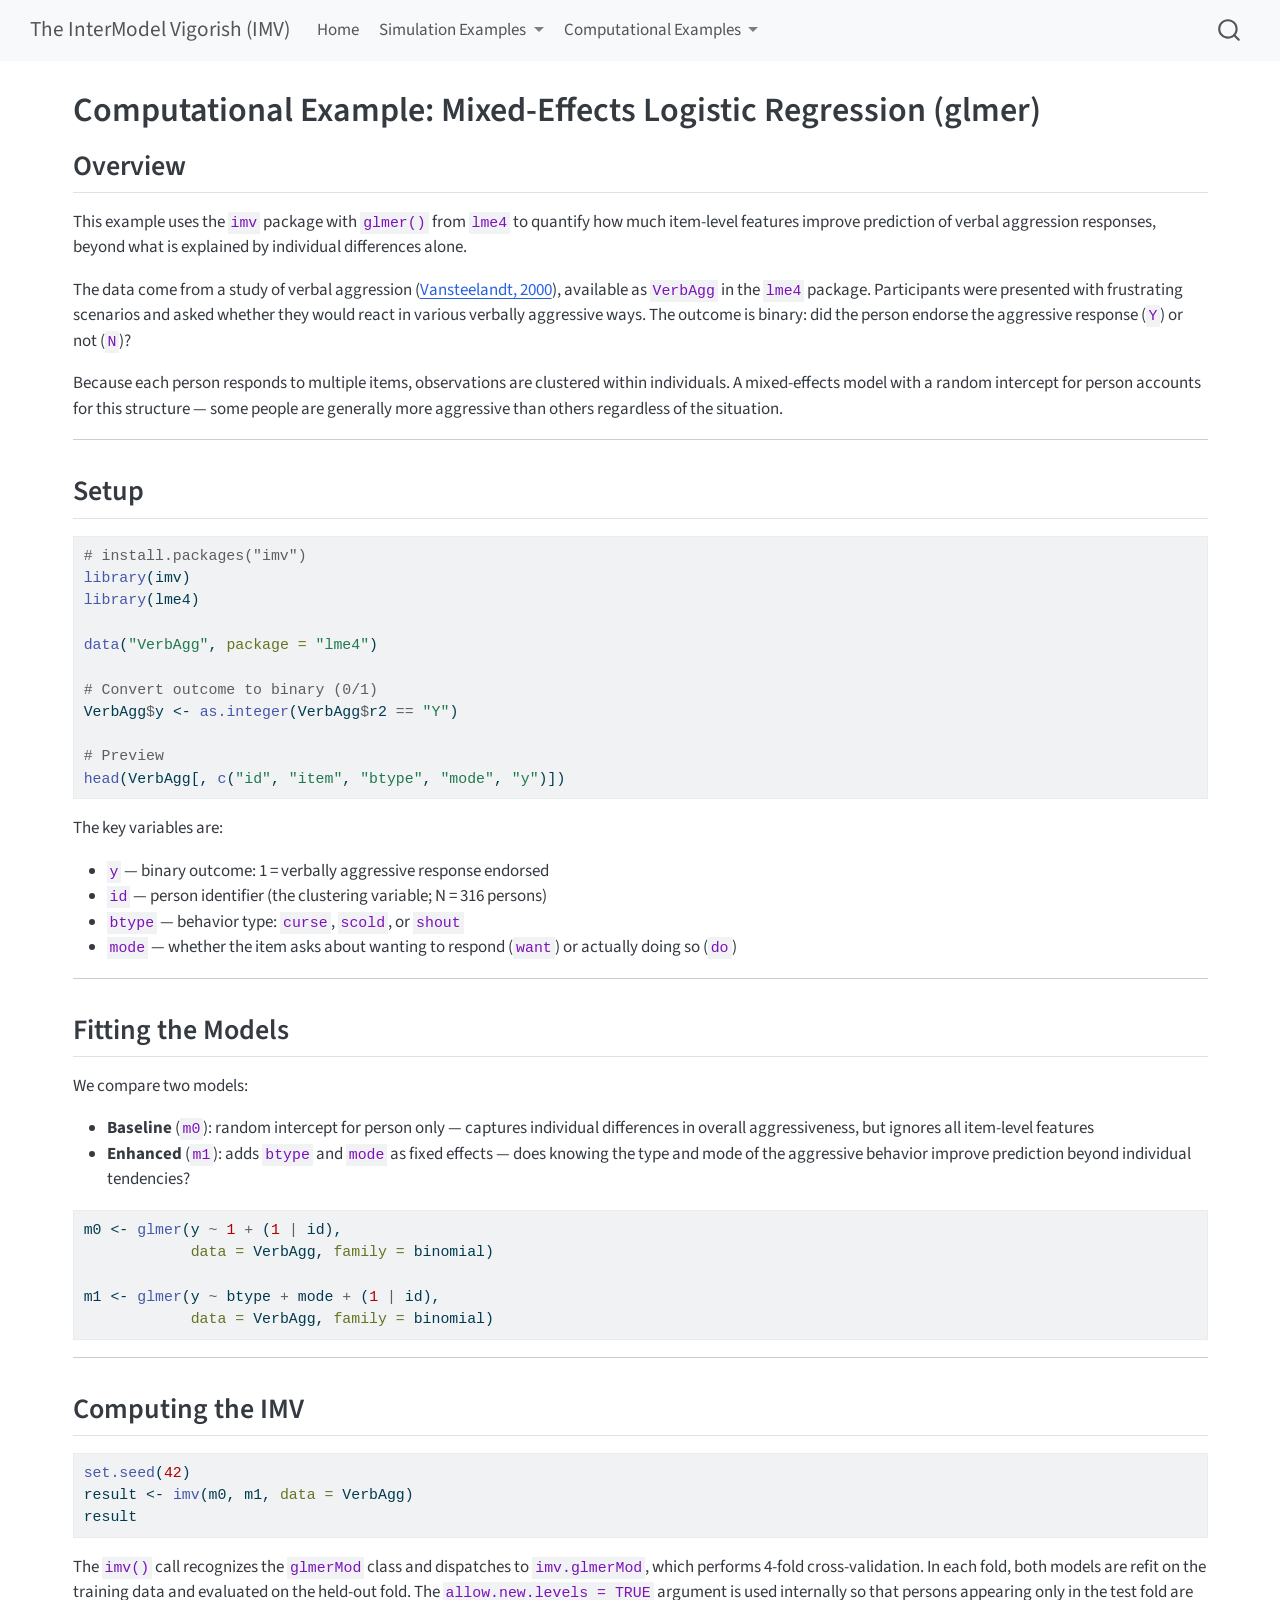
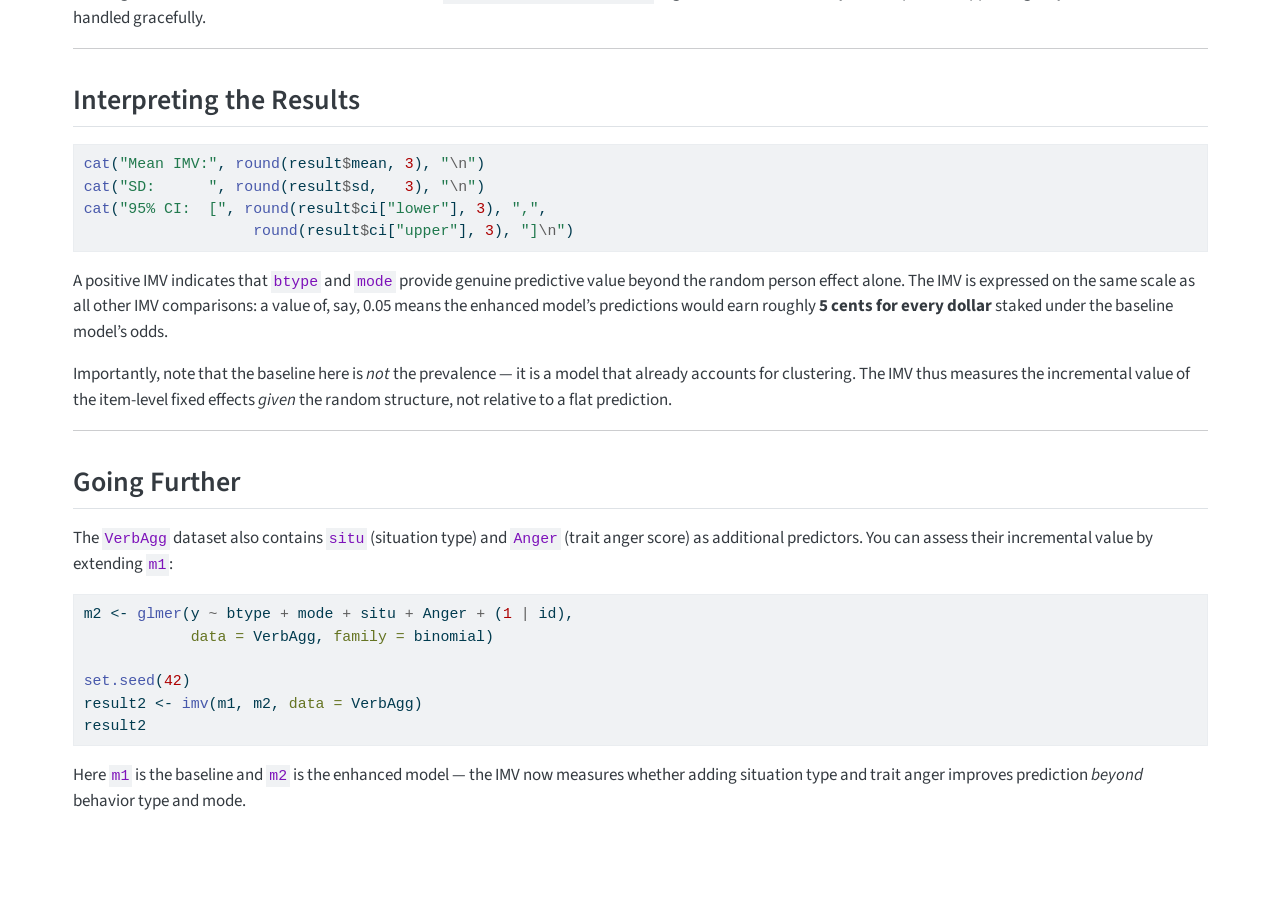
<file: docs/example_glmer.html>
<!DOCTYPE html>
<html xmlns="http://www.w3.org/1999/xhtml" lang="en" xml:lang="en"><head>

<meta charset="utf-8">
<meta name="generator" content="quarto-1.8.27">

<meta name="viewport" content="width=device-width, initial-scale=1.0, user-scalable=yes">


<title>Computational Example: Mixed-Effects Logistic Regression (glmer) – The InterModel Vigorish (IMV)</title>
<style>
code{white-space: pre-wrap;}
span.smallcaps{font-variant: small-caps;}
div.columns{display: flex; gap: min(4vw, 1.5em);}
div.column{flex: auto; overflow-x: auto;}
div.hanging-indent{margin-left: 1.5em; text-indent: -1.5em;}
ul.task-list{list-style: none;}
ul.task-list li input[type="checkbox"] {
  width: 0.8em;
  margin: 0 0.8em 0.2em -1em; /* quarto-specific, see https://github.com/quarto-dev/quarto-cli/issues/4556 */ 
  vertical-align: middle;
}
/* CSS for syntax highlighting */
html { -webkit-text-size-adjust: 100%; }
pre > code.sourceCode { white-space: pre; position: relative; }
pre > code.sourceCode > span { display: inline-block; line-height: 1.25; }
pre > code.sourceCode > span:empty { height: 1.2em; }
.sourceCode { overflow: visible; }
code.sourceCode > span { color: inherit; text-decoration: inherit; }
div.sourceCode { margin: 1em 0; }
pre.sourceCode { margin: 0; }
@media screen {
div.sourceCode { overflow: auto; }
}
@media print {
pre > code.sourceCode { white-space: pre-wrap; }
pre > code.sourceCode > span { text-indent: -5em; padding-left: 5em; }
}
pre.numberSource code
  { counter-reset: source-line 0; }
pre.numberSource code > span
  { position: relative; left: -4em; counter-increment: source-line; }
pre.numberSource code > span > a:first-child::before
  { content: counter(source-line);
    position: relative; left: -1em; text-align: right; vertical-align: baseline;
    border: none; display: inline-block;
    -webkit-touch-callout: none; -webkit-user-select: none;
    -khtml-user-select: none; -moz-user-select: none;
    -ms-user-select: none; user-select: none;
    padding: 0 4px; width: 4em;
  }
pre.numberSource { margin-left: 3em;  padding-left: 4px; }
div.sourceCode
  {   }
@media screen {
pre > code.sourceCode > span > a:first-child::before { text-decoration: underline; }
}
</style>


<script src="site_libs/quarto-nav/quarto-nav.js"></script>
<script src="site_libs/quarto-nav/headroom.min.js"></script>
<script src="site_libs/clipboard/clipboard.min.js"></script>
<script src="site_libs/quarto-search/autocomplete.umd.js"></script>
<script src="site_libs/quarto-search/fuse.min.js"></script>
<script src="site_libs/quarto-search/quarto-search.js"></script>
<meta name="quarto:offset" content="./">
<script src="site_libs/quarto-html/quarto.js" type="module"></script>
<script src="site_libs/quarto-html/tabsets/tabsets.js" type="module"></script>
<script src="site_libs/quarto-html/axe/axe-check.js" type="module"></script>
<script src="site_libs/quarto-html/popper.min.js"></script>
<script src="site_libs/quarto-html/tippy.umd.min.js"></script>
<script src="site_libs/quarto-html/anchor.min.js"></script>
<link href="site_libs/quarto-html/tippy.css" rel="stylesheet">
<link href="site_libs/quarto-html/quarto-syntax-highlighting-ed96de9b727972fe78a7b5d16c58bf87.css" rel="stylesheet" id="quarto-text-highlighting-styles">
<script src="site_libs/bootstrap/bootstrap.min.js"></script>
<link href="site_libs/bootstrap/bootstrap-icons.css" rel="stylesheet">
<link href="site_libs/bootstrap/bootstrap-a413d5729d54e4aec2855233f035eb84.min.css" rel="stylesheet" append-hash="true" id="quarto-bootstrap" data-mode="light">
<script id="quarto-search-options" type="application/json">{
  "location": "navbar",
  "copy-button": false,
  "collapse-after": 3,
  "panel-placement": "end",
  "type": "overlay",
  "limit": 50,
  "keyboard-shortcut": [
    "f",
    "/",
    "s"
  ],
  "show-item-context": false,
  "language": {
    "search-no-results-text": "No results",
    "search-matching-documents-text": "matching documents",
    "search-copy-link-title": "Copy link to search",
    "search-hide-matches-text": "Hide additional matches",
    "search-more-match-text": "more match in this document",
    "search-more-matches-text": "more matches in this document",
    "search-clear-button-title": "Clear",
    "search-text-placeholder": "",
    "search-detached-cancel-button-title": "Cancel",
    "search-submit-button-title": "Submit",
    "search-label": "Search"
  }
}</script>


</head>

<body class="nav-fixed quarto-light">

<div id="quarto-search-results"></div>
  <header id="quarto-header" class="headroom fixed-top">
    <nav class="navbar navbar-expand-lg " data-bs-theme="dark">
      <div class="navbar-container container-fluid">
      <div class="navbar-brand-container mx-auto">
    <a class="navbar-brand" href="./index.html">
    <span class="navbar-title">The InterModel Vigorish (IMV)</span>
    </a>
  </div>
            <div id="quarto-search" class="" title="Search"></div>
          <button class="navbar-toggler" type="button" data-bs-toggle="collapse" data-bs-target="#navbarCollapse" aria-controls="navbarCollapse" role="menu" aria-expanded="false" aria-label="Toggle navigation" onclick="if (window.quartoToggleHeadroom) { window.quartoToggleHeadroom(); }">
  <span class="navbar-toggler-icon"></span>
</button>
          <div class="collapse navbar-collapse" id="navbarCollapse">
            <ul class="navbar-nav navbar-nav-scroll me-auto">
  <li class="nav-item">
    <a class="nav-link" href="./index.html"> 
<span class="menu-text">Home</span></a>
  </li>  
  <li class="nav-item dropdown ">
    <a class="nav-link dropdown-toggle" href="#" id="nav-menu-simulation-examples" role="link" data-bs-toggle="dropdown" aria-expanded="false">
 <span class="menu-text">Simulation Examples</span>
    </a>
    <ul class="dropdown-menu" aria-labelledby="nav-menu-simulation-examples">    
        <li>
    <a class="dropdown-item" href="./logreg.html">
 <span class="dropdown-text">Logistic regression and the intercept</span></a>
  </li>  
        <li>
    <a class="dropdown-item" href="./oracle.html">
 <span class="dropdown-text">Logistic regression and the Oracle</span></a>
  </li>  
        <li>
    <a class="dropdown-item" href="./overfit.html">
 <span class="dropdown-text">Logistic regression and the Overfit</span></a>
  </li>  
        <li>
    <a class="dropdown-item" href="./23pl.html">
 <span class="dropdown-text">2PL versus 3PL predictions</span></a>
  </li>  
        <li>
    <a class="dropdown-item" href="./collapse.html">
 <span class="dropdown-text">The collapse of the thresholded IMV</span></a>
  </li>  
        <li>
    <a class="dropdown-item" href="./implied.html">
 <span class="dropdown-text">Implied probabilities and the IMV</span></a>
  </li>  
    </ul>
  </li>
  <li class="nav-item dropdown ">
    <a class="nav-link dropdown-toggle" href="#" id="nav-menu-computational-examples" role="link" data-bs-toggle="dropdown" aria-expanded="false">
 <span class="menu-text">Computational Examples</span>
    </a>
    <ul class="dropdown-menu" aria-labelledby="nav-menu-computational-examples">    
        <li>
    <a class="dropdown-item" href="./example_glm.html">
 <span class="dropdown-text">Logistic regression (glm)</span></a>
  </li>  
        <li>
    <a class="dropdown-item" href="./example_glmer.html">
 <span class="dropdown-text">Mixed-effects logistic regression (glmer)</span></a>
  </li>  
        <li>
    <a class="dropdown-item" href="./example_irt_uni.html">
 <span class="dropdown-text">Unidimensional IRT</span></a>
  </li>  
        <li>
    <a class="dropdown-item" href="./example_irt_multi.html">
 <span class="dropdown-text">Multidimensional IRT</span></a>
  </li>  
    </ul>
  </li>
</ul>
          </div> <!-- /navcollapse -->
            <div class="quarto-navbar-tools">
</div>
      </div> <!-- /container-fluid -->
    </nav>
</header>
<!-- content -->
<div id="quarto-content" class="quarto-container page-columns page-rows-contents page-layout-full page-navbar">
<!-- sidebar -->
<!-- margin-sidebar -->
    
<!-- main -->
<main class="content column-page" id="quarto-document-content">

<header id="title-block-header" class="quarto-title-block default">
<div class="quarto-title">
<h1 class="title">Computational Example: Mixed-Effects Logistic Regression (glmer)</h1>
</div>



<div class="quarto-title-meta column-page">

    
  
    
  </div>
  


</header>


<section id="overview" class="level2">
<h2 class="anchored" data-anchor-id="overview">Overview</h2>
<p>This example uses the <code>imv</code> package with <code>glmer()</code> from <code>lme4</code> to quantify how much item-level features improve prediction of verbal aggression responses, beyond what is explained by individual differences alone.</p>
<p>The data come from a study of verbal aggression (<a href="https://lirias.kuleuven.be/retrieve/6674">Vansteelandt, 2000</a>), available as <code>VerbAgg</code> in the <code>lme4</code> package. Participants were presented with frustrating scenarios and asked whether they would react in various verbally aggressive ways. The outcome is binary: did the person endorse the aggressive response (<code>Y</code>) or not (<code>N</code>)?</p>
<p>Because each person responds to multiple items, observations are clustered within individuals. A mixed-effects model with a random intercept for person accounts for this structure — some people are generally more aggressive than others regardless of the situation.</p>
<hr>
</section>
<section id="setup" class="level2">
<h2 class="anchored" data-anchor-id="setup">Setup</h2>
<div class="code-copy-outer-scaffold"><div class="sourceCode" id="cb1"><pre class="sourceCode r code-with-copy"><code class="sourceCode r"><span id="cb1-1"><a href="#cb1-1" aria-hidden="true" tabindex="-1"></a><span class="co"># install.packages("imv")</span></span>
<span id="cb1-2"><a href="#cb1-2" aria-hidden="true" tabindex="-1"></a><span class="fu">library</span>(imv)</span>
<span id="cb1-3"><a href="#cb1-3" aria-hidden="true" tabindex="-1"></a><span class="fu">library</span>(lme4)</span>
<span id="cb1-4"><a href="#cb1-4" aria-hidden="true" tabindex="-1"></a></span>
<span id="cb1-5"><a href="#cb1-5" aria-hidden="true" tabindex="-1"></a><span class="fu">data</span>(<span class="st">"VerbAgg"</span>, <span class="at">package =</span> <span class="st">"lme4"</span>)</span>
<span id="cb1-6"><a href="#cb1-6" aria-hidden="true" tabindex="-1"></a></span>
<span id="cb1-7"><a href="#cb1-7" aria-hidden="true" tabindex="-1"></a><span class="co"># Convert outcome to binary (0/1)</span></span>
<span id="cb1-8"><a href="#cb1-8" aria-hidden="true" tabindex="-1"></a>VerbAgg<span class="sc">$</span>y <span class="ot">&lt;-</span> <span class="fu">as.integer</span>(VerbAgg<span class="sc">$</span>r2 <span class="sc">==</span> <span class="st">"Y"</span>)</span>
<span id="cb1-9"><a href="#cb1-9" aria-hidden="true" tabindex="-1"></a></span>
<span id="cb1-10"><a href="#cb1-10" aria-hidden="true" tabindex="-1"></a><span class="co"># Preview</span></span>
<span id="cb1-11"><a href="#cb1-11" aria-hidden="true" tabindex="-1"></a><span class="fu">head</span>(VerbAgg[, <span class="fu">c</span>(<span class="st">"id"</span>, <span class="st">"item"</span>, <span class="st">"btype"</span>, <span class="st">"mode"</span>, <span class="st">"y"</span>)])</span></code></pre></div><button title="Copy to Clipboard" class="code-copy-button"><i class="bi"></i></button></div>
<p>The key variables are:</p>
<ul>
<li><code>y</code> — binary outcome: 1 = verbally aggressive response endorsed</li>
<li><code>id</code> — person identifier (the clustering variable; N = 316 persons)</li>
<li><code>btype</code> — behavior type: <code>curse</code>, <code>scold</code>, or <code>shout</code></li>
<li><code>mode</code> — whether the item asks about wanting to respond (<code>want</code>) or actually doing so (<code>do</code>)</li>
</ul>
<hr>
</section>
<section id="fitting-the-models" class="level2">
<h2 class="anchored" data-anchor-id="fitting-the-models">Fitting the Models</h2>
<p>We compare two models:</p>
<ul>
<li><strong>Baseline</strong> (<code>m0</code>): random intercept for person only — captures individual differences in overall aggressiveness, but ignores all item-level features</li>
<li><strong>Enhanced</strong> (<code>m1</code>): adds <code>btype</code> and <code>mode</code> as fixed effects — does knowing the type and mode of the aggressive behavior improve prediction beyond individual tendencies?</li>
</ul>
<div class="code-copy-outer-scaffold"><div class="sourceCode" id="cb2"><pre class="sourceCode r code-with-copy"><code class="sourceCode r"><span id="cb2-1"><a href="#cb2-1" aria-hidden="true" tabindex="-1"></a>m0 <span class="ot">&lt;-</span> <span class="fu">glmer</span>(y <span class="sc">~</span> <span class="dv">1</span> <span class="sc">+</span> (<span class="dv">1</span> <span class="sc">|</span> id),</span>
<span id="cb2-2"><a href="#cb2-2" aria-hidden="true" tabindex="-1"></a>            <span class="at">data =</span> VerbAgg, <span class="at">family =</span> binomial)</span>
<span id="cb2-3"><a href="#cb2-3" aria-hidden="true" tabindex="-1"></a></span>
<span id="cb2-4"><a href="#cb2-4" aria-hidden="true" tabindex="-1"></a>m1 <span class="ot">&lt;-</span> <span class="fu">glmer</span>(y <span class="sc">~</span> btype <span class="sc">+</span> mode <span class="sc">+</span> (<span class="dv">1</span> <span class="sc">|</span> id),</span>
<span id="cb2-5"><a href="#cb2-5" aria-hidden="true" tabindex="-1"></a>            <span class="at">data =</span> VerbAgg, <span class="at">family =</span> binomial)</span></code></pre></div><button title="Copy to Clipboard" class="code-copy-button"><i class="bi"></i></button></div>
<hr>
</section>
<section id="computing-the-imv" class="level2">
<h2 class="anchored" data-anchor-id="computing-the-imv">Computing the IMV</h2>
<div class="code-copy-outer-scaffold"><div class="sourceCode" id="cb3"><pre class="sourceCode r code-with-copy"><code class="sourceCode r"><span id="cb3-1"><a href="#cb3-1" aria-hidden="true" tabindex="-1"></a><span class="fu">set.seed</span>(<span class="dv">42</span>)</span>
<span id="cb3-2"><a href="#cb3-2" aria-hidden="true" tabindex="-1"></a>result <span class="ot">&lt;-</span> <span class="fu">imv</span>(m0, m1, <span class="at">data =</span> VerbAgg)</span>
<span id="cb3-3"><a href="#cb3-3" aria-hidden="true" tabindex="-1"></a>result</span></code></pre></div><button title="Copy to Clipboard" class="code-copy-button"><i class="bi"></i></button></div>
<p>The <code>imv()</code> call recognizes the <code>glmerMod</code> class and dispatches to <code>imv.glmerMod</code>, which performs 4-fold cross-validation. In each fold, both models are refit on the training data and evaluated on the held-out fold. The <code>allow.new.levels = TRUE</code> argument is used internally so that persons appearing only in the test fold are handled gracefully.</p>
<hr>
</section>
<section id="interpreting-the-results" class="level2">
<h2 class="anchored" data-anchor-id="interpreting-the-results">Interpreting the Results</h2>
<div class="code-copy-outer-scaffold"><div class="sourceCode" id="cb4"><pre class="sourceCode r code-with-copy"><code class="sourceCode r"><span id="cb4-1"><a href="#cb4-1" aria-hidden="true" tabindex="-1"></a><span class="fu">cat</span>(<span class="st">"Mean IMV:"</span>, <span class="fu">round</span>(result<span class="sc">$</span>mean, <span class="dv">3</span>), <span class="st">"</span><span class="sc">\n</span><span class="st">"</span>)</span>
<span id="cb4-2"><a href="#cb4-2" aria-hidden="true" tabindex="-1"></a><span class="fu">cat</span>(<span class="st">"SD:      "</span>, <span class="fu">round</span>(result<span class="sc">$</span>sd,   <span class="dv">3</span>), <span class="st">"</span><span class="sc">\n</span><span class="st">"</span>)</span>
<span id="cb4-3"><a href="#cb4-3" aria-hidden="true" tabindex="-1"></a><span class="fu">cat</span>(<span class="st">"95% CI:  ["</span>, <span class="fu">round</span>(result<span class="sc">$</span>ci[<span class="st">"lower"</span>], <span class="dv">3</span>), <span class="st">","</span>,</span>
<span id="cb4-4"><a href="#cb4-4" aria-hidden="true" tabindex="-1"></a>                   <span class="fu">round</span>(result<span class="sc">$</span>ci[<span class="st">"upper"</span>], <span class="dv">3</span>), <span class="st">"]</span><span class="sc">\n</span><span class="st">"</span>)</span></code></pre></div><button title="Copy to Clipboard" class="code-copy-button"><i class="bi"></i></button></div>
<p>A positive IMV indicates that <code>btype</code> and <code>mode</code> provide genuine predictive value beyond the random person effect alone. The IMV is expressed on the same scale as all other IMV comparisons: a value of, say, 0.05 means the enhanced model’s predictions would earn roughly <strong>5 cents for every dollar</strong> staked under the baseline model’s odds.</p>
<p>Importantly, note that the baseline here is <em>not</em> the prevalence — it is a model that already accounts for clustering. The IMV thus measures the incremental value of the item-level fixed effects <em>given</em> the random structure, not relative to a flat prediction.</p>
<hr>
</section>
<section id="going-further" class="level2">
<h2 class="anchored" data-anchor-id="going-further">Going Further</h2>
<p>The <code>VerbAgg</code> dataset also contains <code>situ</code> (situation type) and <code>Anger</code> (trait anger score) as additional predictors. You can assess their incremental value by extending <code>m1</code>:</p>
<div class="code-copy-outer-scaffold"><div class="sourceCode" id="cb5"><pre class="sourceCode r code-with-copy"><code class="sourceCode r"><span id="cb5-1"><a href="#cb5-1" aria-hidden="true" tabindex="-1"></a>m2 <span class="ot">&lt;-</span> <span class="fu">glmer</span>(y <span class="sc">~</span> btype <span class="sc">+</span> mode <span class="sc">+</span> situ <span class="sc">+</span> Anger <span class="sc">+</span> (<span class="dv">1</span> <span class="sc">|</span> id),</span>
<span id="cb5-2"><a href="#cb5-2" aria-hidden="true" tabindex="-1"></a>            <span class="at">data =</span> VerbAgg, <span class="at">family =</span> binomial)</span>
<span id="cb5-3"><a href="#cb5-3" aria-hidden="true" tabindex="-1"></a></span>
<span id="cb5-4"><a href="#cb5-4" aria-hidden="true" tabindex="-1"></a><span class="fu">set.seed</span>(<span class="dv">42</span>)</span>
<span id="cb5-5"><a href="#cb5-5" aria-hidden="true" tabindex="-1"></a>result2 <span class="ot">&lt;-</span> <span class="fu">imv</span>(m1, m2, <span class="at">data =</span> VerbAgg)</span>
<span id="cb5-6"><a href="#cb5-6" aria-hidden="true" tabindex="-1"></a>result2</span></code></pre></div><button title="Copy to Clipboard" class="code-copy-button"><i class="bi"></i></button></div>
<p>Here <code>m1</code> is the baseline and <code>m2</code> is the enhanced model — the IMV now measures whether adding situation type and trait anger improves prediction <em>beyond</em> behavior type and mode.</p>


</section>

</main> <!-- /main -->
<script id="quarto-html-after-body" type="application/javascript">
  window.document.addEventListener("DOMContentLoaded", function (event) {
    const icon = "";
    const anchorJS = new window.AnchorJS();
    anchorJS.options = {
      placement: 'right',
      icon: icon
    };
    anchorJS.add('.anchored');
    const isCodeAnnotation = (el) => {
      for (const clz of el.classList) {
        if (clz.startsWith('code-annotation-')) {                     
          return true;
        }
      }
      return false;
    }
    const onCopySuccess = function(e) {
      // button target
      const button = e.trigger;
      // don't keep focus
      button.blur();
      // flash "checked"
      button.classList.add('code-copy-button-checked');
      var currentTitle = button.getAttribute("title");
      button.setAttribute("title", "Copied!");
      let tooltip;
      if (window.bootstrap) {
        button.setAttribute("data-bs-toggle", "tooltip");
        button.setAttribute("data-bs-placement", "left");
        button.setAttribute("data-bs-title", "Copied!");
        tooltip = new bootstrap.Tooltip(button, 
          { trigger: "manual", 
            customClass: "code-copy-button-tooltip",
            offset: [0, -8]});
        tooltip.show();    
      }
      setTimeout(function() {
        if (tooltip) {
          tooltip.hide();
          button.removeAttribute("data-bs-title");
          button.removeAttribute("data-bs-toggle");
          button.removeAttribute("data-bs-placement");
        }
        button.setAttribute("title", currentTitle);
        button.classList.remove('code-copy-button-checked');
      }, 1000);
      // clear code selection
      e.clearSelection();
    }
    const getTextToCopy = function(trigger) {
      const outerScaffold = trigger.parentElement.cloneNode(true);
      const codeEl = outerScaffold.querySelector('code');
      for (const childEl of codeEl.children) {
        if (isCodeAnnotation(childEl)) {
          childEl.remove();
        }
      }
      return codeEl.innerText;
    }
    const clipboard = new window.ClipboardJS('.code-copy-button:not([data-in-quarto-modal])', {
      text: getTextToCopy
    });
    clipboard.on('success', onCopySuccess);
    if (window.document.getElementById('quarto-embedded-source-code-modal')) {
      const clipboardModal = new window.ClipboardJS('.code-copy-button[data-in-quarto-modal]', {
        text: getTextToCopy,
        container: window.document.getElementById('quarto-embedded-source-code-modal')
      });
      clipboardModal.on('success', onCopySuccess);
    }
      var localhostRegex = new RegExp(/^(?:http|https):\/\/localhost\:?[0-9]*\//);
      var mailtoRegex = new RegExp(/^mailto:/);
        var filterRegex = new RegExp('/' + window.location.host + '/');
      var isInternal = (href) => {
          return filterRegex.test(href) || localhostRegex.test(href) || mailtoRegex.test(href);
      }
      // Inspect non-navigation links and adorn them if external
     var links = window.document.querySelectorAll('a[href]:not(.nav-link):not(.navbar-brand):not(.toc-action):not(.sidebar-link):not(.sidebar-item-toggle):not(.pagination-link):not(.no-external):not([aria-hidden]):not(.dropdown-item):not(.quarto-navigation-tool):not(.about-link)');
      for (var i=0; i<links.length; i++) {
        const link = links[i];
        if (!isInternal(link.href)) {
          // undo the damage that might have been done by quarto-nav.js in the case of
          // links that we want to consider external
          if (link.dataset.originalHref !== undefined) {
            link.href = link.dataset.originalHref;
          }
        }
      }
    function tippyHover(el, contentFn, onTriggerFn, onUntriggerFn) {
      const config = {
        allowHTML: true,
        maxWidth: 500,
        delay: 100,
        arrow: false,
        appendTo: function(el) {
            return el.parentElement;
        },
        interactive: true,
        interactiveBorder: 10,
        theme: 'quarto',
        placement: 'bottom-start',
      };
      if (contentFn) {
        config.content = contentFn;
      }
      if (onTriggerFn) {
        config.onTrigger = onTriggerFn;
      }
      if (onUntriggerFn) {
        config.onUntrigger = onUntriggerFn;
      }
      window.tippy(el, config); 
    }
    const noterefs = window.document.querySelectorAll('a[role="doc-noteref"]');
    for (var i=0; i<noterefs.length; i++) {
      const ref = noterefs[i];
      tippyHover(ref, function() {
        // use id or data attribute instead here
        let href = ref.getAttribute('data-footnote-href') || ref.getAttribute('href');
        try { href = new URL(href).hash; } catch {}
        const id = href.replace(/^#\/?/, "");
        const note = window.document.getElementById(id);
        if (note) {
          return note.innerHTML;
        } else {
          return "";
        }
      });
    }
    const xrefs = window.document.querySelectorAll('a.quarto-xref');
    const processXRef = (id, note) => {
      // Strip column container classes
      const stripColumnClz = (el) => {
        el.classList.remove("page-full", "page-columns");
        if (el.children) {
          for (const child of el.children) {
            stripColumnClz(child);
          }
        }
      }
      stripColumnClz(note)
      if (id === null || id.startsWith('sec-')) {
        // Special case sections, only their first couple elements
        const container = document.createElement("div");
        if (note.children && note.children.length > 2) {
          container.appendChild(note.children[0].cloneNode(true));
          for (let i = 1; i < note.children.length; i++) {
            const child = note.children[i];
            if (child.tagName === "P" && child.innerText === "") {
              continue;
            } else {
              container.appendChild(child.cloneNode(true));
              break;
            }
          }
          if (window.Quarto?.typesetMath) {
            window.Quarto.typesetMath(container);
          }
          return container.innerHTML
        } else {
          if (window.Quarto?.typesetMath) {
            window.Quarto.typesetMath(note);
          }
          return note.innerHTML;
        }
      } else {
        // Remove any anchor links if they are present
        const anchorLink = note.querySelector('a.anchorjs-link');
        if (anchorLink) {
          anchorLink.remove();
        }
        if (window.Quarto?.typesetMath) {
          window.Quarto.typesetMath(note);
        }
        if (note.classList.contains("callout")) {
          return note.outerHTML;
        } else {
          return note.innerHTML;
        }
      }
    }
    for (var i=0; i<xrefs.length; i++) {
      const xref = xrefs[i];
      tippyHover(xref, undefined, function(instance) {
        instance.disable();
        let url = xref.getAttribute('href');
        let hash = undefined; 
        if (url.startsWith('#')) {
          hash = url;
        } else {
          try { hash = new URL(url).hash; } catch {}
        }
        if (hash) {
          const id = hash.replace(/^#\/?/, "");
          const note = window.document.getElementById(id);
          if (note !== null) {
            try {
              const html = processXRef(id, note.cloneNode(true));
              instance.setContent(html);
            } finally {
              instance.enable();
              instance.show();
            }
          } else {
            // See if we can fetch this
            fetch(url.split('#')[0])
            .then(res => res.text())
            .then(html => {
              const parser = new DOMParser();
              const htmlDoc = parser.parseFromString(html, "text/html");
              const note = htmlDoc.getElementById(id);
              if (note !== null) {
                const html = processXRef(id, note);
                instance.setContent(html);
              } 
            }).finally(() => {
              instance.enable();
              instance.show();
            });
          }
        } else {
          // See if we can fetch a full url (with no hash to target)
          // This is a special case and we should probably do some content thinning / targeting
          fetch(url)
          .then(res => res.text())
          .then(html => {
            const parser = new DOMParser();
            const htmlDoc = parser.parseFromString(html, "text/html");
            const note = htmlDoc.querySelector('main.content');
            if (note !== null) {
              // This should only happen for chapter cross references
              // (since there is no id in the URL)
              // remove the first header
              if (note.children.length > 0 && note.children[0].tagName === "HEADER") {
                note.children[0].remove();
              }
              const html = processXRef(null, note);
              instance.setContent(html);
            } 
          }).finally(() => {
            instance.enable();
            instance.show();
          });
        }
      }, function(instance) {
      });
    }
        let selectedAnnoteEl;
        const selectorForAnnotation = ( cell, annotation) => {
          let cellAttr = 'data-code-cell="' + cell + '"';
          let lineAttr = 'data-code-annotation="' +  annotation + '"';
          const selector = 'span[' + cellAttr + '][' + lineAttr + ']';
          return selector;
        }
        const selectCodeLines = (annoteEl) => {
          const doc = window.document;
          const targetCell = annoteEl.getAttribute("data-target-cell");
          const targetAnnotation = annoteEl.getAttribute("data-target-annotation");
          const annoteSpan = window.document.querySelector(selectorForAnnotation(targetCell, targetAnnotation));
          const lines = annoteSpan.getAttribute("data-code-lines").split(",");
          const lineIds = lines.map((line) => {
            return targetCell + "-" + line;
          })
          let top = null;
          let height = null;
          let parent = null;
          if (lineIds.length > 0) {
              //compute the position of the single el (top and bottom and make a div)
              const el = window.document.getElementById(lineIds[0]);
              top = el.offsetTop;
              height = el.offsetHeight;
              parent = el.parentElement.parentElement;
            if (lineIds.length > 1) {
              const lastEl = window.document.getElementById(lineIds[lineIds.length - 1]);
              const bottom = lastEl.offsetTop + lastEl.offsetHeight;
              height = bottom - top;
            }
            if (top !== null && height !== null && parent !== null) {
              // cook up a div (if necessary) and position it 
              let div = window.document.getElementById("code-annotation-line-highlight");
              if (div === null) {
                div = window.document.createElement("div");
                div.setAttribute("id", "code-annotation-line-highlight");
                div.style.position = 'absolute';
                parent.appendChild(div);
              }
              div.style.top = top - 2 + "px";
              div.style.height = height + 4 + "px";
              div.style.left = 0;
              let gutterDiv = window.document.getElementById("code-annotation-line-highlight-gutter");
              if (gutterDiv === null) {
                gutterDiv = window.document.createElement("div");
                gutterDiv.setAttribute("id", "code-annotation-line-highlight-gutter");
                gutterDiv.style.position = 'absolute';
                const codeCell = window.document.getElementById(targetCell);
                const gutter = codeCell.querySelector('.code-annotation-gutter');
                gutter.appendChild(gutterDiv);
              }
              gutterDiv.style.top = top - 2 + "px";
              gutterDiv.style.height = height + 4 + "px";
            }
            selectedAnnoteEl = annoteEl;
          }
        };
        const unselectCodeLines = () => {
          const elementsIds = ["code-annotation-line-highlight", "code-annotation-line-highlight-gutter"];
          elementsIds.forEach((elId) => {
            const div = window.document.getElementById(elId);
            if (div) {
              div.remove();
            }
          });
          selectedAnnoteEl = undefined;
        };
          // Handle positioning of the toggle
      window.addEventListener(
        "resize",
        throttle(() => {
          elRect = undefined;
          if (selectedAnnoteEl) {
            selectCodeLines(selectedAnnoteEl);
          }
        }, 10)
      );
      function throttle(fn, ms) {
      let throttle = false;
      let timer;
        return (...args) => {
          if(!throttle) { // first call gets through
              fn.apply(this, args);
              throttle = true;
          } else { // all the others get throttled
              if(timer) clearTimeout(timer); // cancel #2
              timer = setTimeout(() => {
                fn.apply(this, args);
                timer = throttle = false;
              }, ms);
          }
        };
      }
        // Attach click handler to the DT
        const annoteDls = window.document.querySelectorAll('dt[data-target-cell]');
        for (const annoteDlNode of annoteDls) {
          annoteDlNode.addEventListener('click', (event) => {
            const clickedEl = event.target;
            if (clickedEl !== selectedAnnoteEl) {
              unselectCodeLines();
              const activeEl = window.document.querySelector('dt[data-target-cell].code-annotation-active');
              if (activeEl) {
                activeEl.classList.remove('code-annotation-active');
              }
              selectCodeLines(clickedEl);
              clickedEl.classList.add('code-annotation-active');
            } else {
              // Unselect the line
              unselectCodeLines();
              clickedEl.classList.remove('code-annotation-active');
            }
          });
        }
    const findCites = (el) => {
      const parentEl = el.parentElement;
      if (parentEl) {
        const cites = parentEl.dataset.cites;
        if (cites) {
          return {
            el,
            cites: cites.split(' ')
          };
        } else {
          return findCites(el.parentElement)
        }
      } else {
        return undefined;
      }
    };
    var bibliorefs = window.document.querySelectorAll('a[role="doc-biblioref"]');
    for (var i=0; i<bibliorefs.length; i++) {
      const ref = bibliorefs[i];
      const citeInfo = findCites(ref);
      if (citeInfo) {
        tippyHover(citeInfo.el, function() {
          var popup = window.document.createElement('div');
          citeInfo.cites.forEach(function(cite) {
            var citeDiv = window.document.createElement('div');
            citeDiv.classList.add('hanging-indent');
            citeDiv.classList.add('csl-entry');
            var biblioDiv = window.document.getElementById('ref-' + cite);
            if (biblioDiv) {
              citeDiv.innerHTML = biblioDiv.innerHTML;
            }
            popup.appendChild(citeDiv);
          });
          return popup.innerHTML;
        });
      }
    }
  });
  </script>
</div> <!-- /content -->




</body></html>
</file>
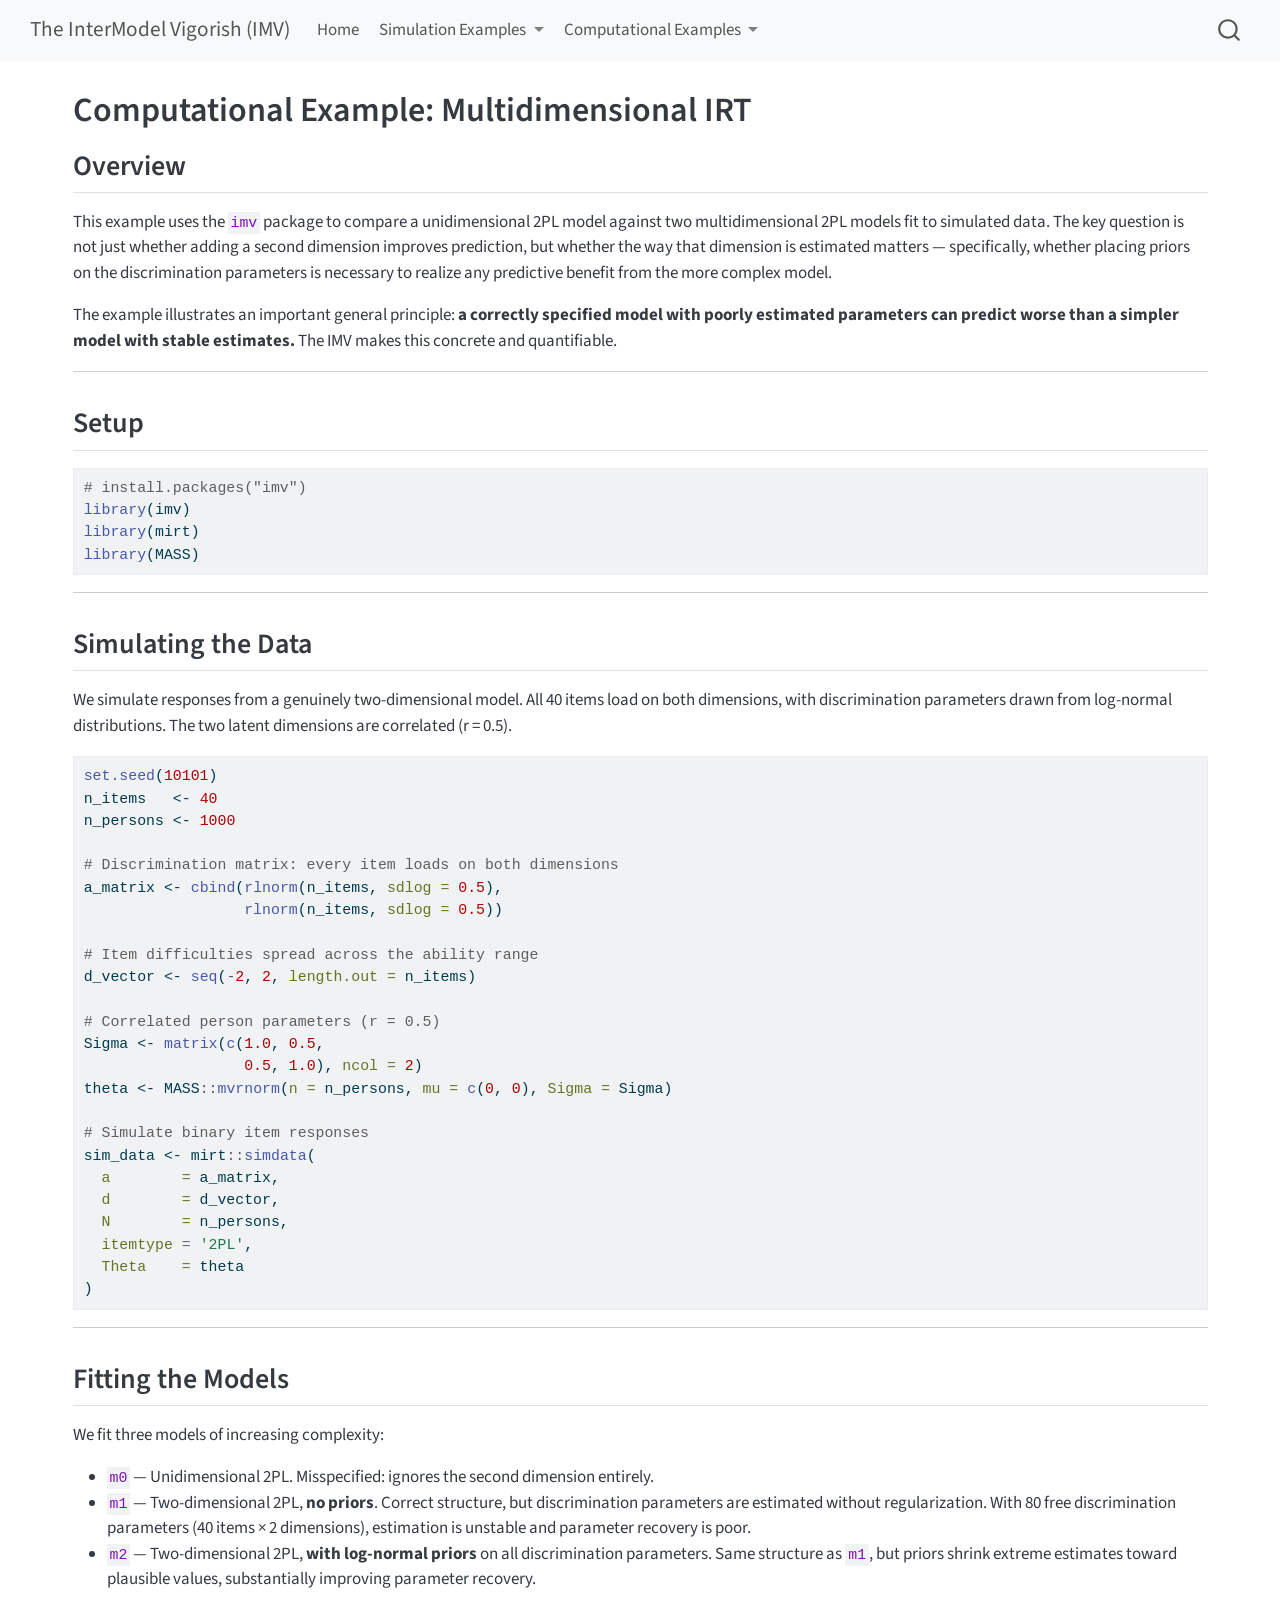
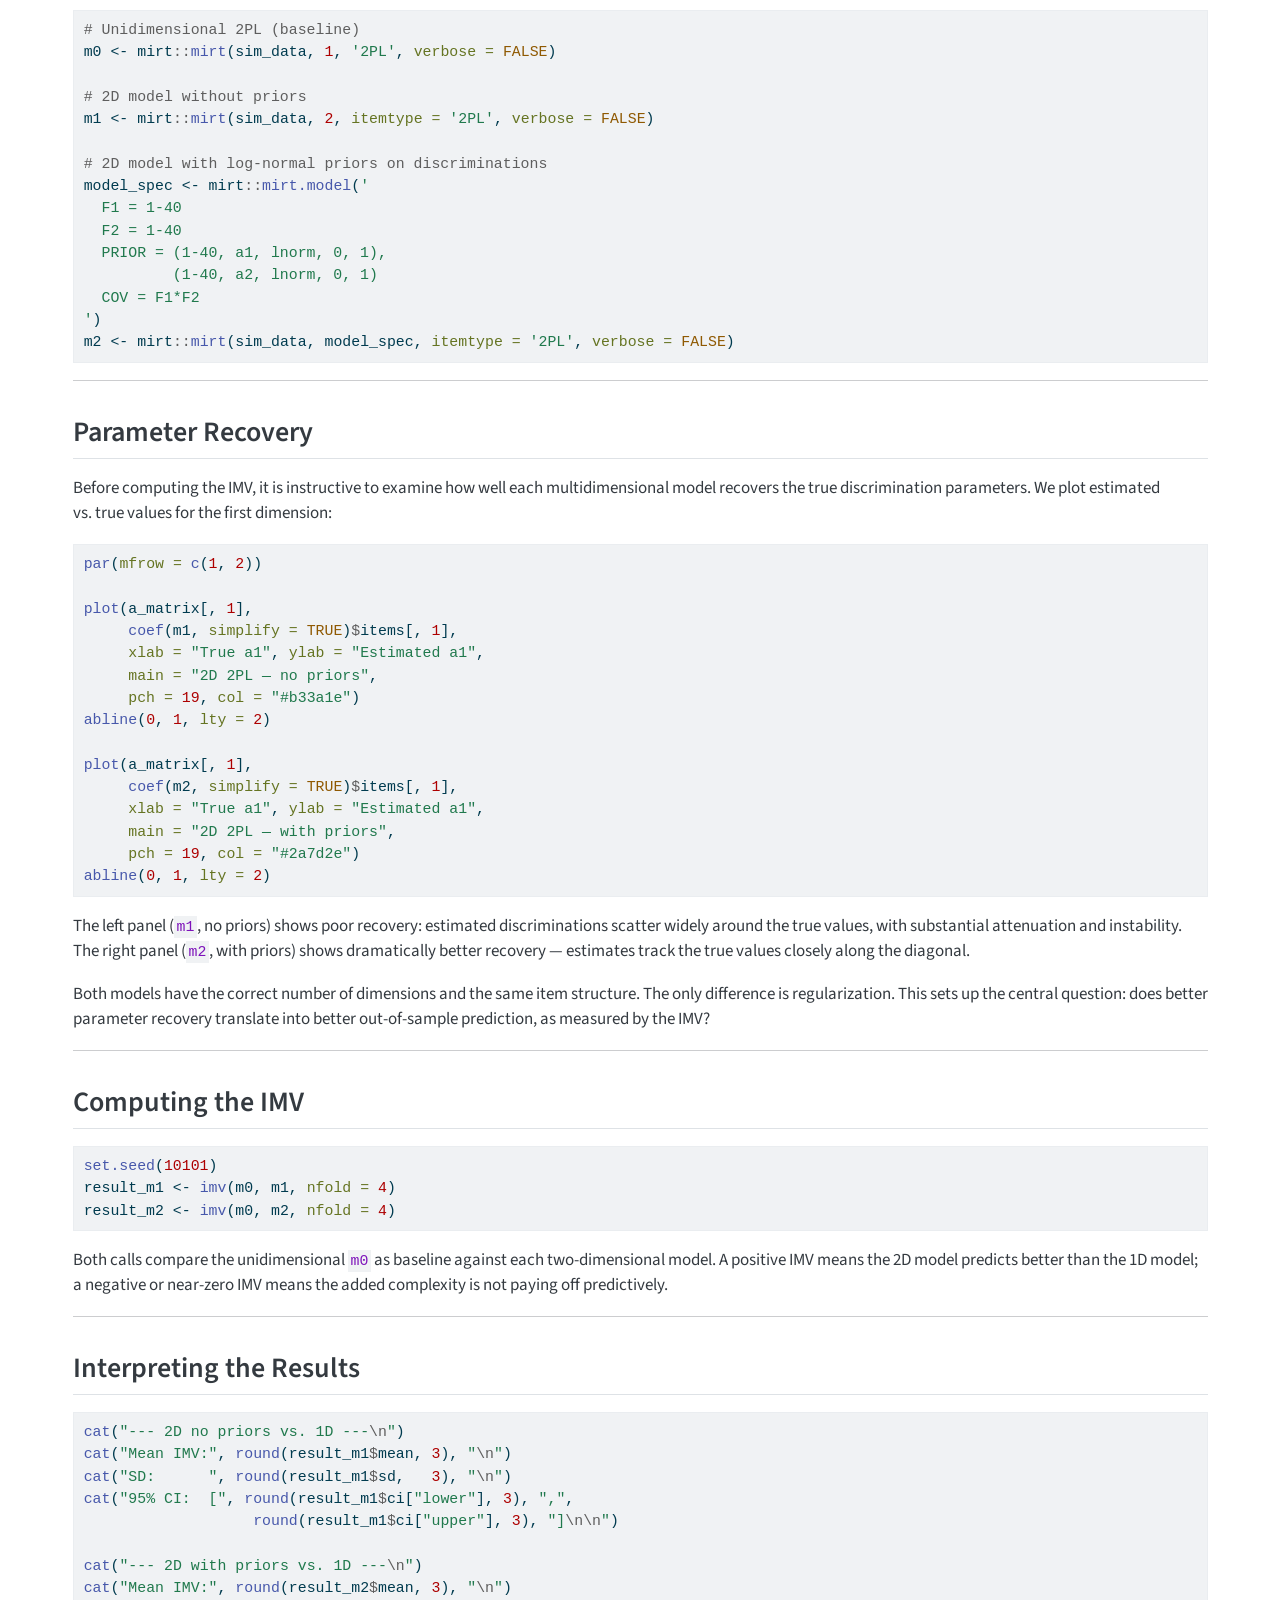
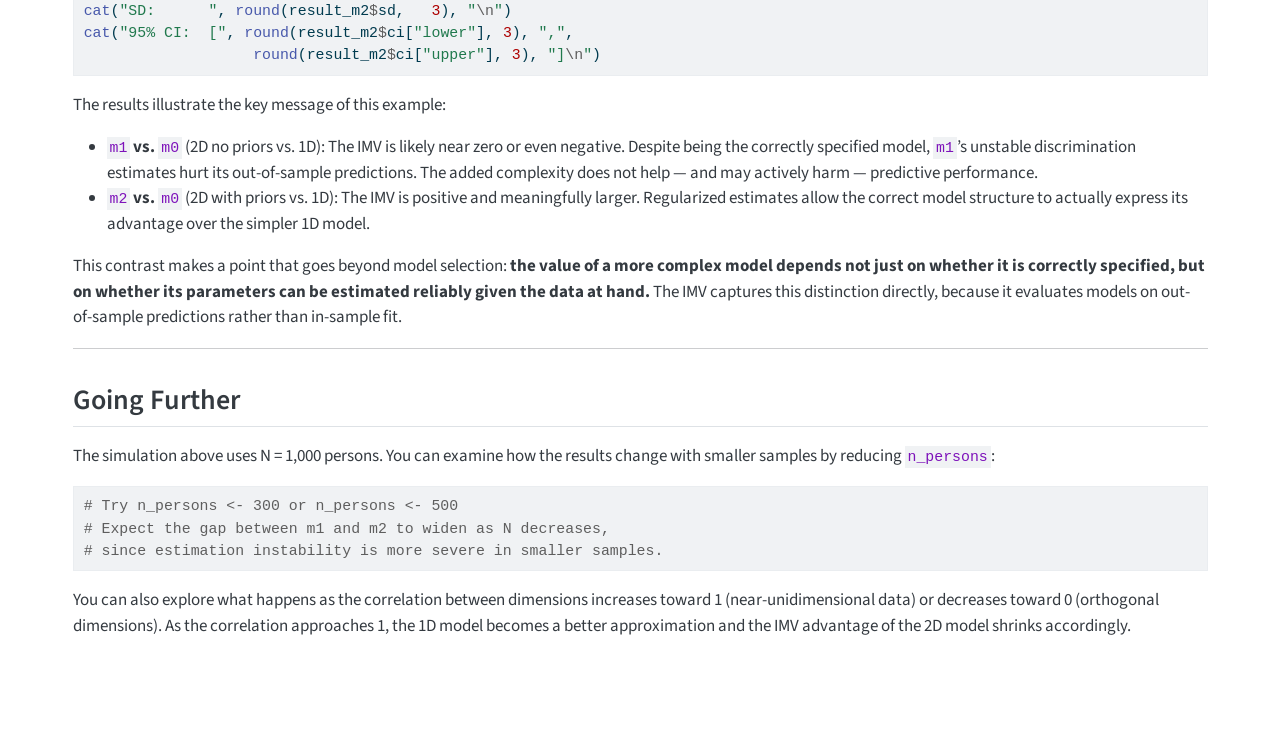
<file: docs/example_irt_multi.html>
<!DOCTYPE html>
<html xmlns="http://www.w3.org/1999/xhtml" lang="en" xml:lang="en"><head>

<meta charset="utf-8">
<meta name="generator" content="quarto-1.8.27">

<meta name="viewport" content="width=device-width, initial-scale=1.0, user-scalable=yes">


<title>Computational Example: Multidimensional IRT – The InterModel Vigorish (IMV)</title>
<style>
code{white-space: pre-wrap;}
span.smallcaps{font-variant: small-caps;}
div.columns{display: flex; gap: min(4vw, 1.5em);}
div.column{flex: auto; overflow-x: auto;}
div.hanging-indent{margin-left: 1.5em; text-indent: -1.5em;}
ul.task-list{list-style: none;}
ul.task-list li input[type="checkbox"] {
  width: 0.8em;
  margin: 0 0.8em 0.2em -1em; /* quarto-specific, see https://github.com/quarto-dev/quarto-cli/issues/4556 */ 
  vertical-align: middle;
}
/* CSS for syntax highlighting */
html { -webkit-text-size-adjust: 100%; }
pre > code.sourceCode { white-space: pre; position: relative; }
pre > code.sourceCode > span { display: inline-block; line-height: 1.25; }
pre > code.sourceCode > span:empty { height: 1.2em; }
.sourceCode { overflow: visible; }
code.sourceCode > span { color: inherit; text-decoration: inherit; }
div.sourceCode { margin: 1em 0; }
pre.sourceCode { margin: 0; }
@media screen {
div.sourceCode { overflow: auto; }
}
@media print {
pre > code.sourceCode { white-space: pre-wrap; }
pre > code.sourceCode > span { text-indent: -5em; padding-left: 5em; }
}
pre.numberSource code
  { counter-reset: source-line 0; }
pre.numberSource code > span
  { position: relative; left: -4em; counter-increment: source-line; }
pre.numberSource code > span > a:first-child::before
  { content: counter(source-line);
    position: relative; left: -1em; text-align: right; vertical-align: baseline;
    border: none; display: inline-block;
    -webkit-touch-callout: none; -webkit-user-select: none;
    -khtml-user-select: none; -moz-user-select: none;
    -ms-user-select: none; user-select: none;
    padding: 0 4px; width: 4em;
  }
pre.numberSource { margin-left: 3em;  padding-left: 4px; }
div.sourceCode
  {   }
@media screen {
pre > code.sourceCode > span > a:first-child::before { text-decoration: underline; }
}
</style>


<script src="site_libs/quarto-nav/quarto-nav.js"></script>
<script src="site_libs/quarto-nav/headroom.min.js"></script>
<script src="site_libs/clipboard/clipboard.min.js"></script>
<script src="site_libs/quarto-search/autocomplete.umd.js"></script>
<script src="site_libs/quarto-search/fuse.min.js"></script>
<script src="site_libs/quarto-search/quarto-search.js"></script>
<meta name="quarto:offset" content="./">
<script src="site_libs/quarto-html/quarto.js" type="module"></script>
<script src="site_libs/quarto-html/tabsets/tabsets.js" type="module"></script>
<script src="site_libs/quarto-html/axe/axe-check.js" type="module"></script>
<script src="site_libs/quarto-html/popper.min.js"></script>
<script src="site_libs/quarto-html/tippy.umd.min.js"></script>
<script src="site_libs/quarto-html/anchor.min.js"></script>
<link href="site_libs/quarto-html/tippy.css" rel="stylesheet">
<link href="site_libs/quarto-html/quarto-syntax-highlighting-ed96de9b727972fe78a7b5d16c58bf87.css" rel="stylesheet" id="quarto-text-highlighting-styles">
<script src="site_libs/bootstrap/bootstrap.min.js"></script>
<link href="site_libs/bootstrap/bootstrap-icons.css" rel="stylesheet">
<link href="site_libs/bootstrap/bootstrap-a413d5729d54e4aec2855233f035eb84.min.css" rel="stylesheet" append-hash="true" id="quarto-bootstrap" data-mode="light">
<script id="quarto-search-options" type="application/json">{
  "location": "navbar",
  "copy-button": false,
  "collapse-after": 3,
  "panel-placement": "end",
  "type": "overlay",
  "limit": 50,
  "keyboard-shortcut": [
    "f",
    "/",
    "s"
  ],
  "show-item-context": false,
  "language": {
    "search-no-results-text": "No results",
    "search-matching-documents-text": "matching documents",
    "search-copy-link-title": "Copy link to search",
    "search-hide-matches-text": "Hide additional matches",
    "search-more-match-text": "more match in this document",
    "search-more-matches-text": "more matches in this document",
    "search-clear-button-title": "Clear",
    "search-text-placeholder": "",
    "search-detached-cancel-button-title": "Cancel",
    "search-submit-button-title": "Submit",
    "search-label": "Search"
  }
}</script>


</head>

<body class="nav-fixed quarto-light">

<div id="quarto-search-results"></div>
  <header id="quarto-header" class="headroom fixed-top">
    <nav class="navbar navbar-expand-lg " data-bs-theme="dark">
      <div class="navbar-container container-fluid">
      <div class="navbar-brand-container mx-auto">
    <a class="navbar-brand" href="./index.html">
    <span class="navbar-title">The InterModel Vigorish (IMV)</span>
    </a>
  </div>
            <div id="quarto-search" class="" title="Search"></div>
          <button class="navbar-toggler" type="button" data-bs-toggle="collapse" data-bs-target="#navbarCollapse" aria-controls="navbarCollapse" role="menu" aria-expanded="false" aria-label="Toggle navigation" onclick="if (window.quartoToggleHeadroom) { window.quartoToggleHeadroom(); }">
  <span class="navbar-toggler-icon"></span>
</button>
          <div class="collapse navbar-collapse" id="navbarCollapse">
            <ul class="navbar-nav navbar-nav-scroll me-auto">
  <li class="nav-item">
    <a class="nav-link" href="./index.html"> 
<span class="menu-text">Home</span></a>
  </li>  
  <li class="nav-item dropdown ">
    <a class="nav-link dropdown-toggle" href="#" id="nav-menu-simulation-examples" role="link" data-bs-toggle="dropdown" aria-expanded="false">
 <span class="menu-text">Simulation Examples</span>
    </a>
    <ul class="dropdown-menu" aria-labelledby="nav-menu-simulation-examples">    
        <li>
    <a class="dropdown-item" href="./logreg.html">
 <span class="dropdown-text">Logistic regression and the intercept</span></a>
  </li>  
        <li>
    <a class="dropdown-item" href="./oracle.html">
 <span class="dropdown-text">Logistic regression and the Oracle</span></a>
  </li>  
        <li>
    <a class="dropdown-item" href="./overfit.html">
 <span class="dropdown-text">Logistic regression and the Overfit</span></a>
  </li>  
        <li>
    <a class="dropdown-item" href="./23pl.html">
 <span class="dropdown-text">2PL versus 3PL predictions</span></a>
  </li>  
        <li>
    <a class="dropdown-item" href="./collapse.html">
 <span class="dropdown-text">The collapse of the thresholded IMV</span></a>
  </li>  
        <li>
    <a class="dropdown-item" href="./implied.html">
 <span class="dropdown-text">Implied probabilities and the IMV</span></a>
  </li>  
    </ul>
  </li>
  <li class="nav-item dropdown ">
    <a class="nav-link dropdown-toggle" href="#" id="nav-menu-computational-examples" role="link" data-bs-toggle="dropdown" aria-expanded="false">
 <span class="menu-text">Computational Examples</span>
    </a>
    <ul class="dropdown-menu" aria-labelledby="nav-menu-computational-examples">    
        <li>
    <a class="dropdown-item" href="./example_glm.html">
 <span class="dropdown-text">Logistic regression (glm)</span></a>
  </li>  
        <li>
    <a class="dropdown-item" href="./example_glmer.html">
 <span class="dropdown-text">Mixed-effects logistic regression (glmer)</span></a>
  </li>  
        <li>
    <a class="dropdown-item" href="./example_irt_uni.html">
 <span class="dropdown-text">Unidimensional IRT</span></a>
  </li>  
        <li>
    <a class="dropdown-item" href="./example_irt_multi.html">
 <span class="dropdown-text">Multidimensional IRT</span></a>
  </li>  
    </ul>
  </li>
</ul>
          </div> <!-- /navcollapse -->
            <div class="quarto-navbar-tools">
</div>
      </div> <!-- /container-fluid -->
    </nav>
</header>
<!-- content -->
<div id="quarto-content" class="quarto-container page-columns page-rows-contents page-layout-full page-navbar">
<!-- sidebar -->
<!-- margin-sidebar -->
    
<!-- main -->
<main class="content column-page" id="quarto-document-content">

<header id="title-block-header" class="quarto-title-block default">
<div class="quarto-title">
<h1 class="title">Computational Example: Multidimensional IRT</h1>
</div>



<div class="quarto-title-meta column-page">

    
  
    
  </div>
  


</header>


<section id="overview" class="level2">
<h2 class="anchored" data-anchor-id="overview">Overview</h2>
<p>This example uses the <code>imv</code> package to compare a unidimensional 2PL model against two multidimensional 2PL models fit to simulated data. The key question is not just whether adding a second dimension improves prediction, but whether the way that dimension is estimated matters — specifically, whether placing priors on the discrimination parameters is necessary to realize any predictive benefit from the more complex model.</p>
<p>The example illustrates an important general principle: <strong>a correctly specified model with poorly estimated parameters can predict worse than a simpler model with stable estimates.</strong> The IMV makes this concrete and quantifiable.</p>
<hr>
</section>
<section id="setup" class="level2">
<h2 class="anchored" data-anchor-id="setup">Setup</h2>
<div class="code-copy-outer-scaffold"><div class="sourceCode" id="cb1"><pre class="sourceCode r code-with-copy"><code class="sourceCode r"><span id="cb1-1"><a href="#cb1-1" aria-hidden="true" tabindex="-1"></a><span class="co"># install.packages("imv")</span></span>
<span id="cb1-2"><a href="#cb1-2" aria-hidden="true" tabindex="-1"></a><span class="fu">library</span>(imv)</span>
<span id="cb1-3"><a href="#cb1-3" aria-hidden="true" tabindex="-1"></a><span class="fu">library</span>(mirt)</span>
<span id="cb1-4"><a href="#cb1-4" aria-hidden="true" tabindex="-1"></a><span class="fu">library</span>(MASS)</span></code></pre></div><button title="Copy to Clipboard" class="code-copy-button"><i class="bi"></i></button></div>
<hr>
</section>
<section id="simulating-the-data" class="level2">
<h2 class="anchored" data-anchor-id="simulating-the-data">Simulating the Data</h2>
<p>We simulate responses from a genuinely two-dimensional model. All 40 items load on both dimensions, with discrimination parameters drawn from log-normal distributions. The two latent dimensions are correlated (r = 0.5).</p>
<div class="code-copy-outer-scaffold"><div class="sourceCode" id="cb2"><pre class="sourceCode r code-with-copy"><code class="sourceCode r"><span id="cb2-1"><a href="#cb2-1" aria-hidden="true" tabindex="-1"></a><span class="fu">set.seed</span>(<span class="dv">10101</span>)</span>
<span id="cb2-2"><a href="#cb2-2" aria-hidden="true" tabindex="-1"></a>n_items   <span class="ot">&lt;-</span> <span class="dv">40</span></span>
<span id="cb2-3"><a href="#cb2-3" aria-hidden="true" tabindex="-1"></a>n_persons <span class="ot">&lt;-</span> <span class="dv">1000</span></span>
<span id="cb2-4"><a href="#cb2-4" aria-hidden="true" tabindex="-1"></a></span>
<span id="cb2-5"><a href="#cb2-5" aria-hidden="true" tabindex="-1"></a><span class="co"># Discrimination matrix: every item loads on both dimensions</span></span>
<span id="cb2-6"><a href="#cb2-6" aria-hidden="true" tabindex="-1"></a>a_matrix <span class="ot">&lt;-</span> <span class="fu">cbind</span>(<span class="fu">rlnorm</span>(n_items, <span class="at">sdlog =</span> <span class="fl">0.5</span>),</span>
<span id="cb2-7"><a href="#cb2-7" aria-hidden="true" tabindex="-1"></a>                  <span class="fu">rlnorm</span>(n_items, <span class="at">sdlog =</span> <span class="fl">0.5</span>))</span>
<span id="cb2-8"><a href="#cb2-8" aria-hidden="true" tabindex="-1"></a></span>
<span id="cb2-9"><a href="#cb2-9" aria-hidden="true" tabindex="-1"></a><span class="co"># Item difficulties spread across the ability range</span></span>
<span id="cb2-10"><a href="#cb2-10" aria-hidden="true" tabindex="-1"></a>d_vector <span class="ot">&lt;-</span> <span class="fu">seq</span>(<span class="sc">-</span><span class="dv">2</span>, <span class="dv">2</span>, <span class="at">length.out =</span> n_items)</span>
<span id="cb2-11"><a href="#cb2-11" aria-hidden="true" tabindex="-1"></a></span>
<span id="cb2-12"><a href="#cb2-12" aria-hidden="true" tabindex="-1"></a><span class="co"># Correlated person parameters (r = 0.5)</span></span>
<span id="cb2-13"><a href="#cb2-13" aria-hidden="true" tabindex="-1"></a>Sigma <span class="ot">&lt;-</span> <span class="fu">matrix</span>(<span class="fu">c</span>(<span class="fl">1.0</span>, <span class="fl">0.5</span>,</span>
<span id="cb2-14"><a href="#cb2-14" aria-hidden="true" tabindex="-1"></a>                  <span class="fl">0.5</span>, <span class="fl">1.0</span>), <span class="at">ncol =</span> <span class="dv">2</span>)</span>
<span id="cb2-15"><a href="#cb2-15" aria-hidden="true" tabindex="-1"></a>theta <span class="ot">&lt;-</span> MASS<span class="sc">::</span><span class="fu">mvrnorm</span>(<span class="at">n =</span> n_persons, <span class="at">mu =</span> <span class="fu">c</span>(<span class="dv">0</span>, <span class="dv">0</span>), <span class="at">Sigma =</span> Sigma)</span>
<span id="cb2-16"><a href="#cb2-16" aria-hidden="true" tabindex="-1"></a></span>
<span id="cb2-17"><a href="#cb2-17" aria-hidden="true" tabindex="-1"></a><span class="co"># Simulate binary item responses</span></span>
<span id="cb2-18"><a href="#cb2-18" aria-hidden="true" tabindex="-1"></a>sim_data <span class="ot">&lt;-</span> mirt<span class="sc">::</span><span class="fu">simdata</span>(</span>
<span id="cb2-19"><a href="#cb2-19" aria-hidden="true" tabindex="-1"></a>  <span class="at">a        =</span> a_matrix,</span>
<span id="cb2-20"><a href="#cb2-20" aria-hidden="true" tabindex="-1"></a>  <span class="at">d        =</span> d_vector,</span>
<span id="cb2-21"><a href="#cb2-21" aria-hidden="true" tabindex="-1"></a>  <span class="at">N        =</span> n_persons,</span>
<span id="cb2-22"><a href="#cb2-22" aria-hidden="true" tabindex="-1"></a>  <span class="at">itemtype =</span> <span class="st">'2PL'</span>,</span>
<span id="cb2-23"><a href="#cb2-23" aria-hidden="true" tabindex="-1"></a>  <span class="at">Theta    =</span> theta</span>
<span id="cb2-24"><a href="#cb2-24" aria-hidden="true" tabindex="-1"></a>)</span></code></pre></div><button title="Copy to Clipboard" class="code-copy-button"><i class="bi"></i></button></div>
<hr>
</section>
<section id="fitting-the-models" class="level2">
<h2 class="anchored" data-anchor-id="fitting-the-models">Fitting the Models</h2>
<p>We fit three models of increasing complexity:</p>
<ul>
<li><strong><code>m0</code></strong> — Unidimensional 2PL. Misspecified: ignores the second dimension entirely.</li>
<li><strong><code>m1</code></strong> — Two-dimensional 2PL, <strong>no priors</strong>. Correct structure, but discrimination parameters are estimated without regularization. With 80 free discrimination parameters (40 items × 2 dimensions), estimation is unstable and parameter recovery is poor.</li>
<li><strong><code>m2</code></strong> — Two-dimensional 2PL, <strong>with log-normal priors</strong> on all discrimination parameters. Same structure as <code>m1</code>, but priors shrink extreme estimates toward plausible values, substantially improving parameter recovery.</li>
</ul>
<div class="code-copy-outer-scaffold"><div class="sourceCode" id="cb3"><pre class="sourceCode r code-with-copy"><code class="sourceCode r"><span id="cb3-1"><a href="#cb3-1" aria-hidden="true" tabindex="-1"></a><span class="co"># Unidimensional 2PL (baseline)</span></span>
<span id="cb3-2"><a href="#cb3-2" aria-hidden="true" tabindex="-1"></a>m0 <span class="ot">&lt;-</span> mirt<span class="sc">::</span><span class="fu">mirt</span>(sim_data, <span class="dv">1</span>, <span class="st">'2PL'</span>, <span class="at">verbose =</span> <span class="cn">FALSE</span>)</span>
<span id="cb3-3"><a href="#cb3-3" aria-hidden="true" tabindex="-1"></a></span>
<span id="cb3-4"><a href="#cb3-4" aria-hidden="true" tabindex="-1"></a><span class="co"># 2D model without priors</span></span>
<span id="cb3-5"><a href="#cb3-5" aria-hidden="true" tabindex="-1"></a>m1 <span class="ot">&lt;-</span> mirt<span class="sc">::</span><span class="fu">mirt</span>(sim_data, <span class="dv">2</span>, <span class="at">itemtype =</span> <span class="st">'2PL'</span>, <span class="at">verbose =</span> <span class="cn">FALSE</span>)</span>
<span id="cb3-6"><a href="#cb3-6" aria-hidden="true" tabindex="-1"></a></span>
<span id="cb3-7"><a href="#cb3-7" aria-hidden="true" tabindex="-1"></a><span class="co"># 2D model with log-normal priors on discriminations</span></span>
<span id="cb3-8"><a href="#cb3-8" aria-hidden="true" tabindex="-1"></a>model_spec <span class="ot">&lt;-</span> mirt<span class="sc">::</span><span class="fu">mirt.model</span>(<span class="st">'</span></span>
<span id="cb3-9"><a href="#cb3-9" aria-hidden="true" tabindex="-1"></a><span class="st">  F1 = 1-40</span></span>
<span id="cb3-10"><a href="#cb3-10" aria-hidden="true" tabindex="-1"></a><span class="st">  F2 = 1-40</span></span>
<span id="cb3-11"><a href="#cb3-11" aria-hidden="true" tabindex="-1"></a><span class="st">  PRIOR = (1-40, a1, lnorm, 0, 1),</span></span>
<span id="cb3-12"><a href="#cb3-12" aria-hidden="true" tabindex="-1"></a><span class="st">          (1-40, a2, lnorm, 0, 1)</span></span>
<span id="cb3-13"><a href="#cb3-13" aria-hidden="true" tabindex="-1"></a><span class="st">  COV = F1*F2</span></span>
<span id="cb3-14"><a href="#cb3-14" aria-hidden="true" tabindex="-1"></a><span class="st">'</span>)</span>
<span id="cb3-15"><a href="#cb3-15" aria-hidden="true" tabindex="-1"></a>m2 <span class="ot">&lt;-</span> mirt<span class="sc">::</span><span class="fu">mirt</span>(sim_data, model_spec, <span class="at">itemtype =</span> <span class="st">'2PL'</span>, <span class="at">verbose =</span> <span class="cn">FALSE</span>)</span></code></pre></div><button title="Copy to Clipboard" class="code-copy-button"><i class="bi"></i></button></div>
<hr>
</section>
<section id="parameter-recovery" class="level2">
<h2 class="anchored" data-anchor-id="parameter-recovery">Parameter Recovery</h2>
<p>Before computing the IMV, it is instructive to examine how well each multidimensional model recovers the true discrimination parameters. We plot estimated vs.&nbsp;true values for the first dimension:</p>
<div class="code-copy-outer-scaffold"><div class="sourceCode" id="cb4"><pre class="sourceCode r code-with-copy"><code class="sourceCode r"><span id="cb4-1"><a href="#cb4-1" aria-hidden="true" tabindex="-1"></a><span class="fu">par</span>(<span class="at">mfrow =</span> <span class="fu">c</span>(<span class="dv">1</span>, <span class="dv">2</span>))</span>
<span id="cb4-2"><a href="#cb4-2" aria-hidden="true" tabindex="-1"></a></span>
<span id="cb4-3"><a href="#cb4-3" aria-hidden="true" tabindex="-1"></a><span class="fu">plot</span>(a_matrix[, <span class="dv">1</span>],</span>
<span id="cb4-4"><a href="#cb4-4" aria-hidden="true" tabindex="-1"></a>     <span class="fu">coef</span>(m1, <span class="at">simplify =</span> <span class="cn">TRUE</span>)<span class="sc">$</span>items[, <span class="dv">1</span>],</span>
<span id="cb4-5"><a href="#cb4-5" aria-hidden="true" tabindex="-1"></a>     <span class="at">xlab =</span> <span class="st">"True a1"</span>, <span class="at">ylab =</span> <span class="st">"Estimated a1"</span>,</span>
<span id="cb4-6"><a href="#cb4-6" aria-hidden="true" tabindex="-1"></a>     <span class="at">main =</span> <span class="st">"2D 2PL — no priors"</span>,</span>
<span id="cb4-7"><a href="#cb4-7" aria-hidden="true" tabindex="-1"></a>     <span class="at">pch =</span> <span class="dv">19</span>, <span class="at">col =</span> <span class="st">"#b33a1e"</span>)</span>
<span id="cb4-8"><a href="#cb4-8" aria-hidden="true" tabindex="-1"></a><span class="fu">abline</span>(<span class="dv">0</span>, <span class="dv">1</span>, <span class="at">lty =</span> <span class="dv">2</span>)</span>
<span id="cb4-9"><a href="#cb4-9" aria-hidden="true" tabindex="-1"></a></span>
<span id="cb4-10"><a href="#cb4-10" aria-hidden="true" tabindex="-1"></a><span class="fu">plot</span>(a_matrix[, <span class="dv">1</span>],</span>
<span id="cb4-11"><a href="#cb4-11" aria-hidden="true" tabindex="-1"></a>     <span class="fu">coef</span>(m2, <span class="at">simplify =</span> <span class="cn">TRUE</span>)<span class="sc">$</span>items[, <span class="dv">1</span>],</span>
<span id="cb4-12"><a href="#cb4-12" aria-hidden="true" tabindex="-1"></a>     <span class="at">xlab =</span> <span class="st">"True a1"</span>, <span class="at">ylab =</span> <span class="st">"Estimated a1"</span>,</span>
<span id="cb4-13"><a href="#cb4-13" aria-hidden="true" tabindex="-1"></a>     <span class="at">main =</span> <span class="st">"2D 2PL — with priors"</span>,</span>
<span id="cb4-14"><a href="#cb4-14" aria-hidden="true" tabindex="-1"></a>     <span class="at">pch =</span> <span class="dv">19</span>, <span class="at">col =</span> <span class="st">"#2a7d2e"</span>)</span>
<span id="cb4-15"><a href="#cb4-15" aria-hidden="true" tabindex="-1"></a><span class="fu">abline</span>(<span class="dv">0</span>, <span class="dv">1</span>, <span class="at">lty =</span> <span class="dv">2</span>)</span></code></pre></div><button title="Copy to Clipboard" class="code-copy-button"><i class="bi"></i></button></div>
<p>The left panel (<code>m1</code>, no priors) shows poor recovery: estimated discriminations scatter widely around the true values, with substantial attenuation and instability. The right panel (<code>m2</code>, with priors) shows dramatically better recovery — estimates track the true values closely along the diagonal.</p>
<p>Both models have the correct number of dimensions and the same item structure. The only difference is regularization. This sets up the central question: does better parameter recovery translate into better out-of-sample prediction, as measured by the IMV?</p>
<hr>
</section>
<section id="computing-the-imv" class="level2">
<h2 class="anchored" data-anchor-id="computing-the-imv">Computing the IMV</h2>
<div class="code-copy-outer-scaffold"><div class="sourceCode" id="cb5"><pre class="sourceCode r code-with-copy"><code class="sourceCode r"><span id="cb5-1"><a href="#cb5-1" aria-hidden="true" tabindex="-1"></a><span class="fu">set.seed</span>(<span class="dv">10101</span>)</span>
<span id="cb5-2"><a href="#cb5-2" aria-hidden="true" tabindex="-1"></a>result_m1 <span class="ot">&lt;-</span> <span class="fu">imv</span>(m0, m1, <span class="at">nfold =</span> <span class="dv">4</span>)</span>
<span id="cb5-3"><a href="#cb5-3" aria-hidden="true" tabindex="-1"></a>result_m2 <span class="ot">&lt;-</span> <span class="fu">imv</span>(m0, m2, <span class="at">nfold =</span> <span class="dv">4</span>)</span></code></pre></div><button title="Copy to Clipboard" class="code-copy-button"><i class="bi"></i></button></div>
<p>Both calls compare the unidimensional <code>m0</code> as baseline against each two-dimensional model. A positive IMV means the 2D model predicts better than the 1D model; a negative or near-zero IMV means the added complexity is not paying off predictively.</p>
<hr>
</section>
<section id="interpreting-the-results" class="level2">
<h2 class="anchored" data-anchor-id="interpreting-the-results">Interpreting the Results</h2>
<div class="code-copy-outer-scaffold"><div class="sourceCode" id="cb6"><pre class="sourceCode r code-with-copy"><code class="sourceCode r"><span id="cb6-1"><a href="#cb6-1" aria-hidden="true" tabindex="-1"></a><span class="fu">cat</span>(<span class="st">"--- 2D no priors vs. 1D ---</span><span class="sc">\n</span><span class="st">"</span>)</span>
<span id="cb6-2"><a href="#cb6-2" aria-hidden="true" tabindex="-1"></a><span class="fu">cat</span>(<span class="st">"Mean IMV:"</span>, <span class="fu">round</span>(result_m1<span class="sc">$</span>mean, <span class="dv">3</span>), <span class="st">"</span><span class="sc">\n</span><span class="st">"</span>)</span>
<span id="cb6-3"><a href="#cb6-3" aria-hidden="true" tabindex="-1"></a><span class="fu">cat</span>(<span class="st">"SD:      "</span>, <span class="fu">round</span>(result_m1<span class="sc">$</span>sd,   <span class="dv">3</span>), <span class="st">"</span><span class="sc">\n</span><span class="st">"</span>)</span>
<span id="cb6-4"><a href="#cb6-4" aria-hidden="true" tabindex="-1"></a><span class="fu">cat</span>(<span class="st">"95% CI:  ["</span>, <span class="fu">round</span>(result_m1<span class="sc">$</span>ci[<span class="st">"lower"</span>], <span class="dv">3</span>), <span class="st">","</span>,</span>
<span id="cb6-5"><a href="#cb6-5" aria-hidden="true" tabindex="-1"></a>                   <span class="fu">round</span>(result_m1<span class="sc">$</span>ci[<span class="st">"upper"</span>], <span class="dv">3</span>), <span class="st">"]</span><span class="sc">\n\n</span><span class="st">"</span>)</span>
<span id="cb6-6"><a href="#cb6-6" aria-hidden="true" tabindex="-1"></a></span>
<span id="cb6-7"><a href="#cb6-7" aria-hidden="true" tabindex="-1"></a><span class="fu">cat</span>(<span class="st">"--- 2D with priors vs. 1D ---</span><span class="sc">\n</span><span class="st">"</span>)</span>
<span id="cb6-8"><a href="#cb6-8" aria-hidden="true" tabindex="-1"></a><span class="fu">cat</span>(<span class="st">"Mean IMV:"</span>, <span class="fu">round</span>(result_m2<span class="sc">$</span>mean, <span class="dv">3</span>), <span class="st">"</span><span class="sc">\n</span><span class="st">"</span>)</span>
<span id="cb6-9"><a href="#cb6-9" aria-hidden="true" tabindex="-1"></a><span class="fu">cat</span>(<span class="st">"SD:      "</span>, <span class="fu">round</span>(result_m2<span class="sc">$</span>sd,   <span class="dv">3</span>), <span class="st">"</span><span class="sc">\n</span><span class="st">"</span>)</span>
<span id="cb6-10"><a href="#cb6-10" aria-hidden="true" tabindex="-1"></a><span class="fu">cat</span>(<span class="st">"95% CI:  ["</span>, <span class="fu">round</span>(result_m2<span class="sc">$</span>ci[<span class="st">"lower"</span>], <span class="dv">3</span>), <span class="st">","</span>,</span>
<span id="cb6-11"><a href="#cb6-11" aria-hidden="true" tabindex="-1"></a>                   <span class="fu">round</span>(result_m2<span class="sc">$</span>ci[<span class="st">"upper"</span>], <span class="dv">3</span>), <span class="st">"]</span><span class="sc">\n</span><span class="st">"</span>)</span></code></pre></div><button title="Copy to Clipboard" class="code-copy-button"><i class="bi"></i></button></div>
<p>The results illustrate the key message of this example:</p>
<ul>
<li><strong><code>m1</code> vs.&nbsp;<code>m0</code></strong> (2D no priors vs.&nbsp;1D): The IMV is likely near zero or even negative. Despite being the correctly specified model, <code>m1</code>’s unstable discrimination estimates hurt its out-of-sample predictions. The added complexity does not help — and may actively harm — predictive performance.</li>
<li><strong><code>m2</code> vs.&nbsp;<code>m0</code></strong> (2D with priors vs.&nbsp;1D): The IMV is positive and meaningfully larger. Regularized estimates allow the correct model structure to actually express its advantage over the simpler 1D model.</li>
</ul>
<p>This contrast makes a point that goes beyond model selection: <strong>the value of a more complex model depends not just on whether it is correctly specified, but on whether its parameters can be estimated reliably given the data at hand.</strong> The IMV captures this distinction directly, because it evaluates models on out-of-sample predictions rather than in-sample fit.</p>
<hr>
</section>
<section id="going-further" class="level2">
<h2 class="anchored" data-anchor-id="going-further">Going Further</h2>
<p>The simulation above uses N = 1,000 persons. You can examine how the results change with smaller samples by reducing <code>n_persons</code>:</p>
<div class="code-copy-outer-scaffold"><div class="sourceCode" id="cb7"><pre class="sourceCode r code-with-copy"><code class="sourceCode r"><span id="cb7-1"><a href="#cb7-1" aria-hidden="true" tabindex="-1"></a><span class="co"># Try n_persons &lt;- 300 or n_persons &lt;- 500</span></span>
<span id="cb7-2"><a href="#cb7-2" aria-hidden="true" tabindex="-1"></a><span class="co"># Expect the gap between m1 and m2 to widen as N decreases,</span></span>
<span id="cb7-3"><a href="#cb7-3" aria-hidden="true" tabindex="-1"></a><span class="co"># since estimation instability is more severe in smaller samples.</span></span></code></pre></div><button title="Copy to Clipboard" class="code-copy-button"><i class="bi"></i></button></div>
<p>You can also explore what happens as the correlation between dimensions increases toward 1 (near-unidimensional data) or decreases toward 0 (orthogonal dimensions). As the correlation approaches 1, the 1D model becomes a better approximation and the IMV advantage of the 2D model shrinks accordingly.</p>


</section>

</main> <!-- /main -->
<script id="quarto-html-after-body" type="application/javascript">
  window.document.addEventListener("DOMContentLoaded", function (event) {
    const icon = "";
    const anchorJS = new window.AnchorJS();
    anchorJS.options = {
      placement: 'right',
      icon: icon
    };
    anchorJS.add('.anchored');
    const isCodeAnnotation = (el) => {
      for (const clz of el.classList) {
        if (clz.startsWith('code-annotation-')) {                     
          return true;
        }
      }
      return false;
    }
    const onCopySuccess = function(e) {
      // button target
      const button = e.trigger;
      // don't keep focus
      button.blur();
      // flash "checked"
      button.classList.add('code-copy-button-checked');
      var currentTitle = button.getAttribute("title");
      button.setAttribute("title", "Copied!");
      let tooltip;
      if (window.bootstrap) {
        button.setAttribute("data-bs-toggle", "tooltip");
        button.setAttribute("data-bs-placement", "left");
        button.setAttribute("data-bs-title", "Copied!");
        tooltip = new bootstrap.Tooltip(button, 
          { trigger: "manual", 
            customClass: "code-copy-button-tooltip",
            offset: [0, -8]});
        tooltip.show();    
      }
      setTimeout(function() {
        if (tooltip) {
          tooltip.hide();
          button.removeAttribute("data-bs-title");
          button.removeAttribute("data-bs-toggle");
          button.removeAttribute("data-bs-placement");
        }
        button.setAttribute("title", currentTitle);
        button.classList.remove('code-copy-button-checked');
      }, 1000);
      // clear code selection
      e.clearSelection();
    }
    const getTextToCopy = function(trigger) {
      const outerScaffold = trigger.parentElement.cloneNode(true);
      const codeEl = outerScaffold.querySelector('code');
      for (const childEl of codeEl.children) {
        if (isCodeAnnotation(childEl)) {
          childEl.remove();
        }
      }
      return codeEl.innerText;
    }
    const clipboard = new window.ClipboardJS('.code-copy-button:not([data-in-quarto-modal])', {
      text: getTextToCopy
    });
    clipboard.on('success', onCopySuccess);
    if (window.document.getElementById('quarto-embedded-source-code-modal')) {
      const clipboardModal = new window.ClipboardJS('.code-copy-button[data-in-quarto-modal]', {
        text: getTextToCopy,
        container: window.document.getElementById('quarto-embedded-source-code-modal')
      });
      clipboardModal.on('success', onCopySuccess);
    }
      var localhostRegex = new RegExp(/^(?:http|https):\/\/localhost\:?[0-9]*\//);
      var mailtoRegex = new RegExp(/^mailto:/);
        var filterRegex = new RegExp('/' + window.location.host + '/');
      var isInternal = (href) => {
          return filterRegex.test(href) || localhostRegex.test(href) || mailtoRegex.test(href);
      }
      // Inspect non-navigation links and adorn them if external
     var links = window.document.querySelectorAll('a[href]:not(.nav-link):not(.navbar-brand):not(.toc-action):not(.sidebar-link):not(.sidebar-item-toggle):not(.pagination-link):not(.no-external):not([aria-hidden]):not(.dropdown-item):not(.quarto-navigation-tool):not(.about-link)');
      for (var i=0; i<links.length; i++) {
        const link = links[i];
        if (!isInternal(link.href)) {
          // undo the damage that might have been done by quarto-nav.js in the case of
          // links that we want to consider external
          if (link.dataset.originalHref !== undefined) {
            link.href = link.dataset.originalHref;
          }
        }
      }
    function tippyHover(el, contentFn, onTriggerFn, onUntriggerFn) {
      const config = {
        allowHTML: true,
        maxWidth: 500,
        delay: 100,
        arrow: false,
        appendTo: function(el) {
            return el.parentElement;
        },
        interactive: true,
        interactiveBorder: 10,
        theme: 'quarto',
        placement: 'bottom-start',
      };
      if (contentFn) {
        config.content = contentFn;
      }
      if (onTriggerFn) {
        config.onTrigger = onTriggerFn;
      }
      if (onUntriggerFn) {
        config.onUntrigger = onUntriggerFn;
      }
      window.tippy(el, config); 
    }
    const noterefs = window.document.querySelectorAll('a[role="doc-noteref"]');
    for (var i=0; i<noterefs.length; i++) {
      const ref = noterefs[i];
      tippyHover(ref, function() {
        // use id or data attribute instead here
        let href = ref.getAttribute('data-footnote-href') || ref.getAttribute('href');
        try { href = new URL(href).hash; } catch {}
        const id = href.replace(/^#\/?/, "");
        const note = window.document.getElementById(id);
        if (note) {
          return note.innerHTML;
        } else {
          return "";
        }
      });
    }
    const xrefs = window.document.querySelectorAll('a.quarto-xref');
    const processXRef = (id, note) => {
      // Strip column container classes
      const stripColumnClz = (el) => {
        el.classList.remove("page-full", "page-columns");
        if (el.children) {
          for (const child of el.children) {
            stripColumnClz(child);
          }
        }
      }
      stripColumnClz(note)
      if (id === null || id.startsWith('sec-')) {
        // Special case sections, only their first couple elements
        const container = document.createElement("div");
        if (note.children && note.children.length > 2) {
          container.appendChild(note.children[0].cloneNode(true));
          for (let i = 1; i < note.children.length; i++) {
            const child = note.children[i];
            if (child.tagName === "P" && child.innerText === "") {
              continue;
            } else {
              container.appendChild(child.cloneNode(true));
              break;
            }
          }
          if (window.Quarto?.typesetMath) {
            window.Quarto.typesetMath(container);
          }
          return container.innerHTML
        } else {
          if (window.Quarto?.typesetMath) {
            window.Quarto.typesetMath(note);
          }
          return note.innerHTML;
        }
      } else {
        // Remove any anchor links if they are present
        const anchorLink = note.querySelector('a.anchorjs-link');
        if (anchorLink) {
          anchorLink.remove();
        }
        if (window.Quarto?.typesetMath) {
          window.Quarto.typesetMath(note);
        }
        if (note.classList.contains("callout")) {
          return note.outerHTML;
        } else {
          return note.innerHTML;
        }
      }
    }
    for (var i=0; i<xrefs.length; i++) {
      const xref = xrefs[i];
      tippyHover(xref, undefined, function(instance) {
        instance.disable();
        let url = xref.getAttribute('href');
        let hash = undefined; 
        if (url.startsWith('#')) {
          hash = url;
        } else {
          try { hash = new URL(url).hash; } catch {}
        }
        if (hash) {
          const id = hash.replace(/^#\/?/, "");
          const note = window.document.getElementById(id);
          if (note !== null) {
            try {
              const html = processXRef(id, note.cloneNode(true));
              instance.setContent(html);
            } finally {
              instance.enable();
              instance.show();
            }
          } else {
            // See if we can fetch this
            fetch(url.split('#')[0])
            .then(res => res.text())
            .then(html => {
              const parser = new DOMParser();
              const htmlDoc = parser.parseFromString(html, "text/html");
              const note = htmlDoc.getElementById(id);
              if (note !== null) {
                const html = processXRef(id, note);
                instance.setContent(html);
              } 
            }).finally(() => {
              instance.enable();
              instance.show();
            });
          }
        } else {
          // See if we can fetch a full url (with no hash to target)
          // This is a special case and we should probably do some content thinning / targeting
          fetch(url)
          .then(res => res.text())
          .then(html => {
            const parser = new DOMParser();
            const htmlDoc = parser.parseFromString(html, "text/html");
            const note = htmlDoc.querySelector('main.content');
            if (note !== null) {
              // This should only happen for chapter cross references
              // (since there is no id in the URL)
              // remove the first header
              if (note.children.length > 0 && note.children[0].tagName === "HEADER") {
                note.children[0].remove();
              }
              const html = processXRef(null, note);
              instance.setContent(html);
            } 
          }).finally(() => {
            instance.enable();
            instance.show();
          });
        }
      }, function(instance) {
      });
    }
        let selectedAnnoteEl;
        const selectorForAnnotation = ( cell, annotation) => {
          let cellAttr = 'data-code-cell="' + cell + '"';
          let lineAttr = 'data-code-annotation="' +  annotation + '"';
          const selector = 'span[' + cellAttr + '][' + lineAttr + ']';
          return selector;
        }
        const selectCodeLines = (annoteEl) => {
          const doc = window.document;
          const targetCell = annoteEl.getAttribute("data-target-cell");
          const targetAnnotation = annoteEl.getAttribute("data-target-annotation");
          const annoteSpan = window.document.querySelector(selectorForAnnotation(targetCell, targetAnnotation));
          const lines = annoteSpan.getAttribute("data-code-lines").split(",");
          const lineIds = lines.map((line) => {
            return targetCell + "-" + line;
          })
          let top = null;
          let height = null;
          let parent = null;
          if (lineIds.length > 0) {
              //compute the position of the single el (top and bottom and make a div)
              const el = window.document.getElementById(lineIds[0]);
              top = el.offsetTop;
              height = el.offsetHeight;
              parent = el.parentElement.parentElement;
            if (lineIds.length > 1) {
              const lastEl = window.document.getElementById(lineIds[lineIds.length - 1]);
              const bottom = lastEl.offsetTop + lastEl.offsetHeight;
              height = bottom - top;
            }
            if (top !== null && height !== null && parent !== null) {
              // cook up a div (if necessary) and position it 
              let div = window.document.getElementById("code-annotation-line-highlight");
              if (div === null) {
                div = window.document.createElement("div");
                div.setAttribute("id", "code-annotation-line-highlight");
                div.style.position = 'absolute';
                parent.appendChild(div);
              }
              div.style.top = top - 2 + "px";
              div.style.height = height + 4 + "px";
              div.style.left = 0;
              let gutterDiv = window.document.getElementById("code-annotation-line-highlight-gutter");
              if (gutterDiv === null) {
                gutterDiv = window.document.createElement("div");
                gutterDiv.setAttribute("id", "code-annotation-line-highlight-gutter");
                gutterDiv.style.position = 'absolute';
                const codeCell = window.document.getElementById(targetCell);
                const gutter = codeCell.querySelector('.code-annotation-gutter');
                gutter.appendChild(gutterDiv);
              }
              gutterDiv.style.top = top - 2 + "px";
              gutterDiv.style.height = height + 4 + "px";
            }
            selectedAnnoteEl = annoteEl;
          }
        };
        const unselectCodeLines = () => {
          const elementsIds = ["code-annotation-line-highlight", "code-annotation-line-highlight-gutter"];
          elementsIds.forEach((elId) => {
            const div = window.document.getElementById(elId);
            if (div) {
              div.remove();
            }
          });
          selectedAnnoteEl = undefined;
        };
          // Handle positioning of the toggle
      window.addEventListener(
        "resize",
        throttle(() => {
          elRect = undefined;
          if (selectedAnnoteEl) {
            selectCodeLines(selectedAnnoteEl);
          }
        }, 10)
      );
      function throttle(fn, ms) {
      let throttle = false;
      let timer;
        return (...args) => {
          if(!throttle) { // first call gets through
              fn.apply(this, args);
              throttle = true;
          } else { // all the others get throttled
              if(timer) clearTimeout(timer); // cancel #2
              timer = setTimeout(() => {
                fn.apply(this, args);
                timer = throttle = false;
              }, ms);
          }
        };
      }
        // Attach click handler to the DT
        const annoteDls = window.document.querySelectorAll('dt[data-target-cell]');
        for (const annoteDlNode of annoteDls) {
          annoteDlNode.addEventListener('click', (event) => {
            const clickedEl = event.target;
            if (clickedEl !== selectedAnnoteEl) {
              unselectCodeLines();
              const activeEl = window.document.querySelector('dt[data-target-cell].code-annotation-active');
              if (activeEl) {
                activeEl.classList.remove('code-annotation-active');
              }
              selectCodeLines(clickedEl);
              clickedEl.classList.add('code-annotation-active');
            } else {
              // Unselect the line
              unselectCodeLines();
              clickedEl.classList.remove('code-annotation-active');
            }
          });
        }
    const findCites = (el) => {
      const parentEl = el.parentElement;
      if (parentEl) {
        const cites = parentEl.dataset.cites;
        if (cites) {
          return {
            el,
            cites: cites.split(' ')
          };
        } else {
          return findCites(el.parentElement)
        }
      } else {
        return undefined;
      }
    };
    var bibliorefs = window.document.querySelectorAll('a[role="doc-biblioref"]');
    for (var i=0; i<bibliorefs.length; i++) {
      const ref = bibliorefs[i];
      const citeInfo = findCites(ref);
      if (citeInfo) {
        tippyHover(citeInfo.el, function() {
          var popup = window.document.createElement('div');
          citeInfo.cites.forEach(function(cite) {
            var citeDiv = window.document.createElement('div');
            citeDiv.classList.add('hanging-indent');
            citeDiv.classList.add('csl-entry');
            var biblioDiv = window.document.getElementById('ref-' + cite);
            if (biblioDiv) {
              citeDiv.innerHTML = biblioDiv.innerHTML;
            }
            popup.appendChild(citeDiv);
          });
          return popup.innerHTML;
        });
      }
    }
  });
  </script>
</div> <!-- /content -->




</body></html>
</file>
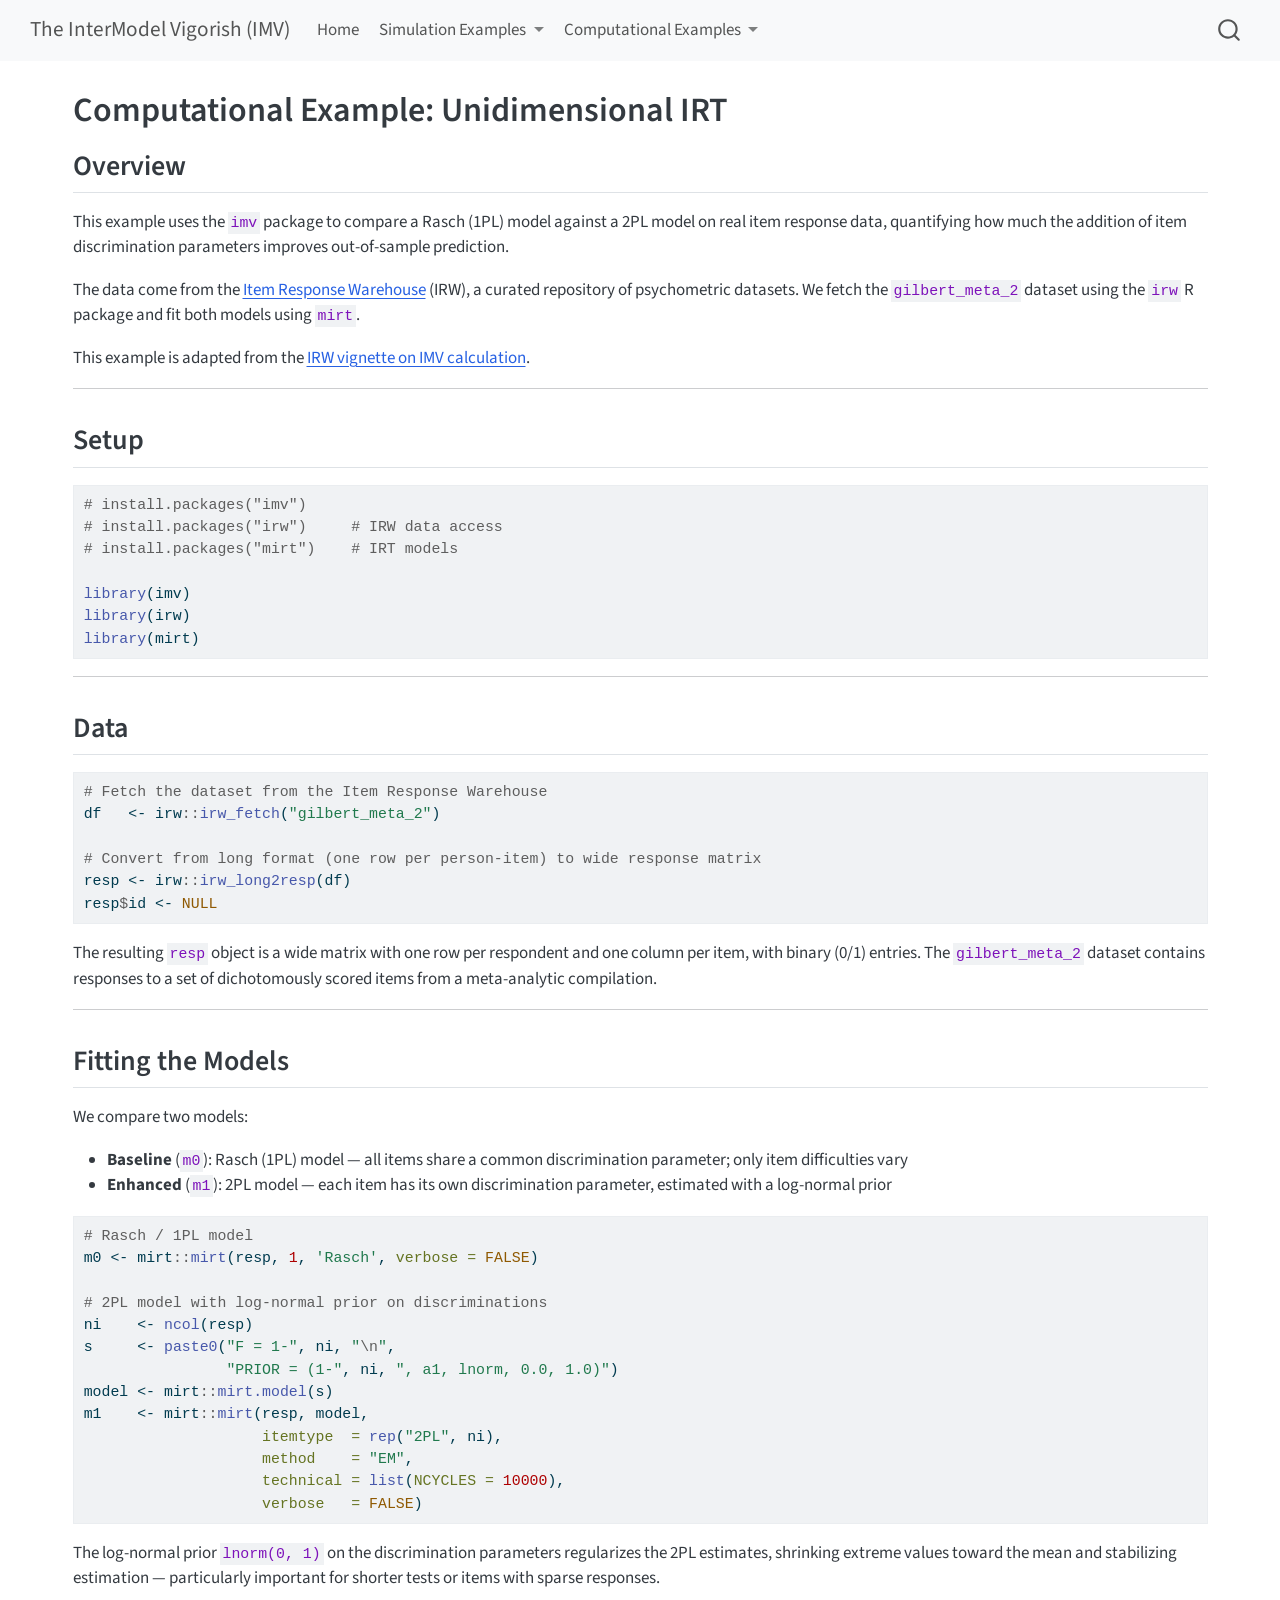
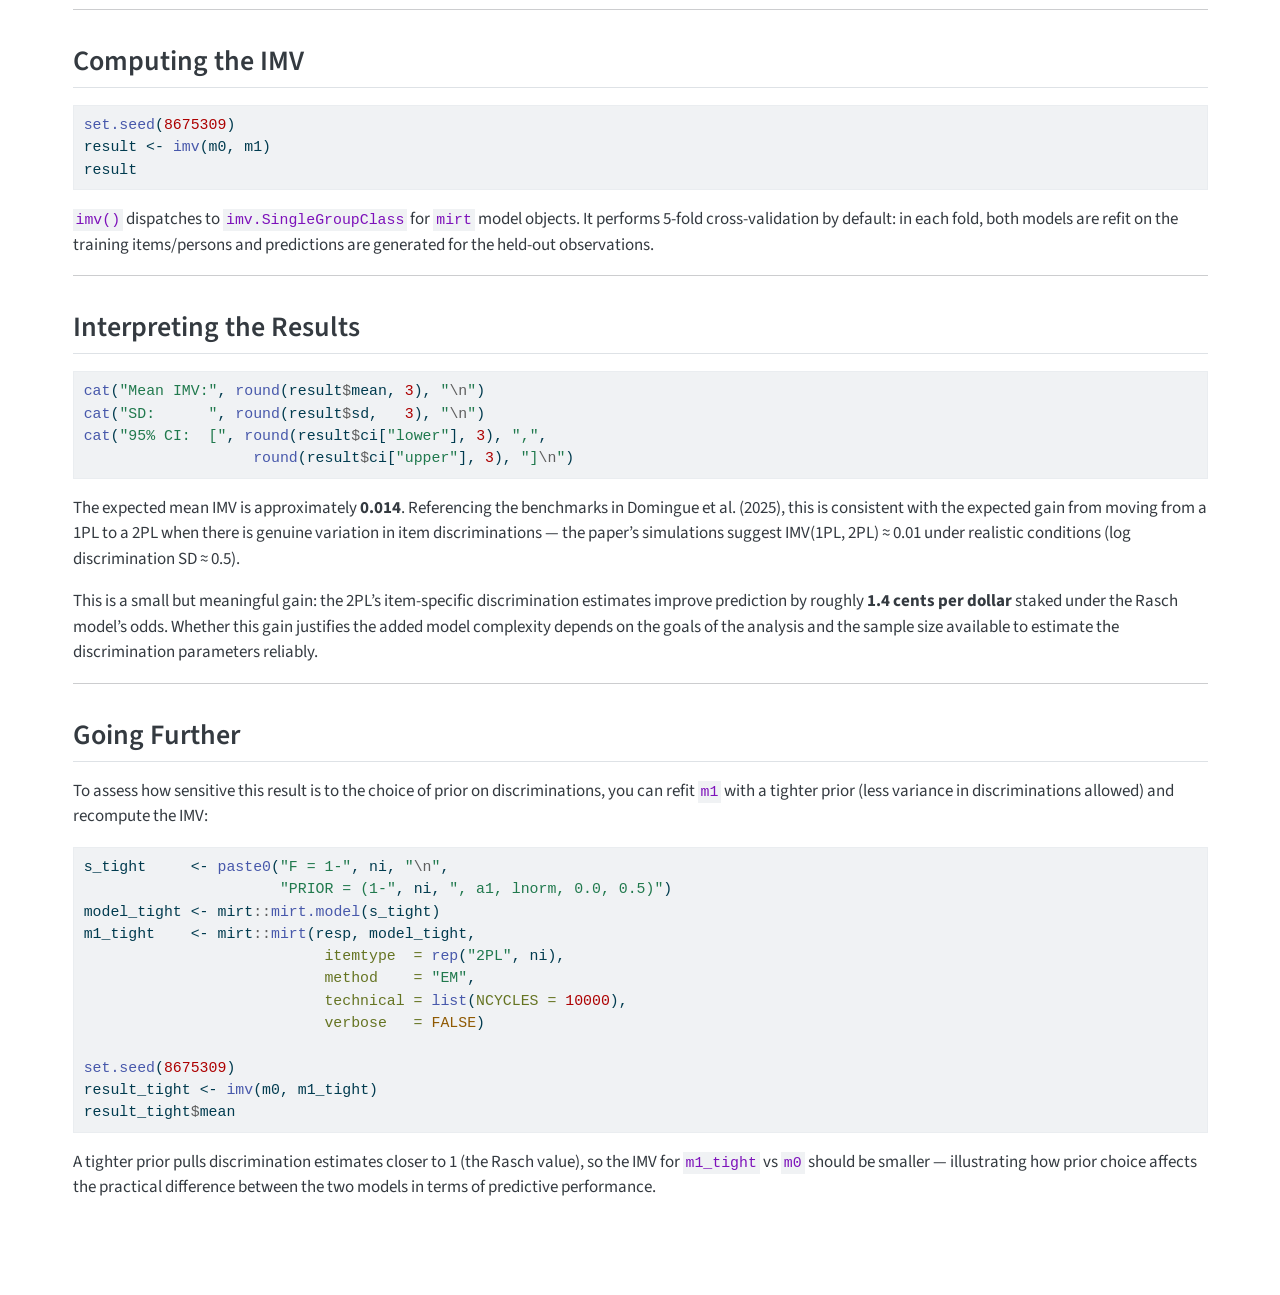
<file: docs/example_irt_uni.html>
<!DOCTYPE html>
<html xmlns="http://www.w3.org/1999/xhtml" lang="en" xml:lang="en"><head>

<meta charset="utf-8">
<meta name="generator" content="quarto-1.8.27">

<meta name="viewport" content="width=device-width, initial-scale=1.0, user-scalable=yes">


<title>Computational Example: Unidimensional IRT – The InterModel Vigorish (IMV)</title>
<style>
code{white-space: pre-wrap;}
span.smallcaps{font-variant: small-caps;}
div.columns{display: flex; gap: min(4vw, 1.5em);}
div.column{flex: auto; overflow-x: auto;}
div.hanging-indent{margin-left: 1.5em; text-indent: -1.5em;}
ul.task-list{list-style: none;}
ul.task-list li input[type="checkbox"] {
  width: 0.8em;
  margin: 0 0.8em 0.2em -1em; /* quarto-specific, see https://github.com/quarto-dev/quarto-cli/issues/4556 */ 
  vertical-align: middle;
}
/* CSS for syntax highlighting */
html { -webkit-text-size-adjust: 100%; }
pre > code.sourceCode { white-space: pre; position: relative; }
pre > code.sourceCode > span { display: inline-block; line-height: 1.25; }
pre > code.sourceCode > span:empty { height: 1.2em; }
.sourceCode { overflow: visible; }
code.sourceCode > span { color: inherit; text-decoration: inherit; }
div.sourceCode { margin: 1em 0; }
pre.sourceCode { margin: 0; }
@media screen {
div.sourceCode { overflow: auto; }
}
@media print {
pre > code.sourceCode { white-space: pre-wrap; }
pre > code.sourceCode > span { text-indent: -5em; padding-left: 5em; }
}
pre.numberSource code
  { counter-reset: source-line 0; }
pre.numberSource code > span
  { position: relative; left: -4em; counter-increment: source-line; }
pre.numberSource code > span > a:first-child::before
  { content: counter(source-line);
    position: relative; left: -1em; text-align: right; vertical-align: baseline;
    border: none; display: inline-block;
    -webkit-touch-callout: none; -webkit-user-select: none;
    -khtml-user-select: none; -moz-user-select: none;
    -ms-user-select: none; user-select: none;
    padding: 0 4px; width: 4em;
  }
pre.numberSource { margin-left: 3em;  padding-left: 4px; }
div.sourceCode
  {   }
@media screen {
pre > code.sourceCode > span > a:first-child::before { text-decoration: underline; }
}
</style>


<script src="site_libs/quarto-nav/quarto-nav.js"></script>
<script src="site_libs/quarto-nav/headroom.min.js"></script>
<script src="site_libs/clipboard/clipboard.min.js"></script>
<script src="site_libs/quarto-search/autocomplete.umd.js"></script>
<script src="site_libs/quarto-search/fuse.min.js"></script>
<script src="site_libs/quarto-search/quarto-search.js"></script>
<meta name="quarto:offset" content="./">
<script src="site_libs/quarto-html/quarto.js" type="module"></script>
<script src="site_libs/quarto-html/tabsets/tabsets.js" type="module"></script>
<script src="site_libs/quarto-html/axe/axe-check.js" type="module"></script>
<script src="site_libs/quarto-html/popper.min.js"></script>
<script src="site_libs/quarto-html/tippy.umd.min.js"></script>
<script src="site_libs/quarto-html/anchor.min.js"></script>
<link href="site_libs/quarto-html/tippy.css" rel="stylesheet">
<link href="site_libs/quarto-html/quarto-syntax-highlighting-ed96de9b727972fe78a7b5d16c58bf87.css" rel="stylesheet" id="quarto-text-highlighting-styles">
<script src="site_libs/bootstrap/bootstrap.min.js"></script>
<link href="site_libs/bootstrap/bootstrap-icons.css" rel="stylesheet">
<link href="site_libs/bootstrap/bootstrap-a413d5729d54e4aec2855233f035eb84.min.css" rel="stylesheet" append-hash="true" id="quarto-bootstrap" data-mode="light">
<script id="quarto-search-options" type="application/json">{
  "location": "navbar",
  "copy-button": false,
  "collapse-after": 3,
  "panel-placement": "end",
  "type": "overlay",
  "limit": 50,
  "keyboard-shortcut": [
    "f",
    "/",
    "s"
  ],
  "show-item-context": false,
  "language": {
    "search-no-results-text": "No results",
    "search-matching-documents-text": "matching documents",
    "search-copy-link-title": "Copy link to search",
    "search-hide-matches-text": "Hide additional matches",
    "search-more-match-text": "more match in this document",
    "search-more-matches-text": "more matches in this document",
    "search-clear-button-title": "Clear",
    "search-text-placeholder": "",
    "search-detached-cancel-button-title": "Cancel",
    "search-submit-button-title": "Submit",
    "search-label": "Search"
  }
}</script>


</head>

<body class="nav-fixed quarto-light">

<div id="quarto-search-results"></div>
  <header id="quarto-header" class="headroom fixed-top">
    <nav class="navbar navbar-expand-lg " data-bs-theme="dark">
      <div class="navbar-container container-fluid">
      <div class="navbar-brand-container mx-auto">
    <a class="navbar-brand" href="./index.html">
    <span class="navbar-title">The InterModel Vigorish (IMV)</span>
    </a>
  </div>
            <div id="quarto-search" class="" title="Search"></div>
          <button class="navbar-toggler" type="button" data-bs-toggle="collapse" data-bs-target="#navbarCollapse" aria-controls="navbarCollapse" role="menu" aria-expanded="false" aria-label="Toggle navigation" onclick="if (window.quartoToggleHeadroom) { window.quartoToggleHeadroom(); }">
  <span class="navbar-toggler-icon"></span>
</button>
          <div class="collapse navbar-collapse" id="navbarCollapse">
            <ul class="navbar-nav navbar-nav-scroll me-auto">
  <li class="nav-item">
    <a class="nav-link" href="./index.html"> 
<span class="menu-text">Home</span></a>
  </li>  
  <li class="nav-item dropdown ">
    <a class="nav-link dropdown-toggle" href="#" id="nav-menu-simulation-examples" role="link" data-bs-toggle="dropdown" aria-expanded="false">
 <span class="menu-text">Simulation Examples</span>
    </a>
    <ul class="dropdown-menu" aria-labelledby="nav-menu-simulation-examples">    
        <li>
    <a class="dropdown-item" href="./logreg.html">
 <span class="dropdown-text">Logistic regression and the intercept</span></a>
  </li>  
        <li>
    <a class="dropdown-item" href="./oracle.html">
 <span class="dropdown-text">Logistic regression and the Oracle</span></a>
  </li>  
        <li>
    <a class="dropdown-item" href="./overfit.html">
 <span class="dropdown-text">Logistic regression and the Overfit</span></a>
  </li>  
        <li>
    <a class="dropdown-item" href="./23pl.html">
 <span class="dropdown-text">2PL versus 3PL predictions</span></a>
  </li>  
        <li>
    <a class="dropdown-item" href="./collapse.html">
 <span class="dropdown-text">The collapse of the thresholded IMV</span></a>
  </li>  
        <li>
    <a class="dropdown-item" href="./implied.html">
 <span class="dropdown-text">Implied probabilities and the IMV</span></a>
  </li>  
    </ul>
  </li>
  <li class="nav-item dropdown ">
    <a class="nav-link dropdown-toggle" href="#" id="nav-menu-computational-examples" role="link" data-bs-toggle="dropdown" aria-expanded="false">
 <span class="menu-text">Computational Examples</span>
    </a>
    <ul class="dropdown-menu" aria-labelledby="nav-menu-computational-examples">    
        <li>
    <a class="dropdown-item" href="./example_glm.html">
 <span class="dropdown-text">Logistic regression (glm)</span></a>
  </li>  
        <li>
    <a class="dropdown-item" href="./example_glmer.html">
 <span class="dropdown-text">Mixed-effects logistic regression (glmer)</span></a>
  </li>  
        <li>
    <a class="dropdown-item" href="./example_irt_uni.html">
 <span class="dropdown-text">Unidimensional IRT</span></a>
  </li>  
        <li>
    <a class="dropdown-item" href="./example_irt_multi.html">
 <span class="dropdown-text">Multidimensional IRT</span></a>
  </li>  
    </ul>
  </li>
</ul>
          </div> <!-- /navcollapse -->
            <div class="quarto-navbar-tools">
</div>
      </div> <!-- /container-fluid -->
    </nav>
</header>
<!-- content -->
<div id="quarto-content" class="quarto-container page-columns page-rows-contents page-layout-full page-navbar">
<!-- sidebar -->
<!-- margin-sidebar -->
    
<!-- main -->
<main class="content column-page" id="quarto-document-content">

<header id="title-block-header" class="quarto-title-block default">
<div class="quarto-title">
<h1 class="title">Computational Example: Unidimensional IRT</h1>
</div>



<div class="quarto-title-meta column-page">

    
  
    
  </div>
  


</header>


<section id="overview" class="level2">
<h2 class="anchored" data-anchor-id="overview">Overview</h2>
<p>This example uses the <code>imv</code> package to compare a Rasch (1PL) model against a 2PL model on real item response data, quantifying how much the addition of item discrimination parameters improves out-of-sample prediction.</p>
<p>The data come from the <a href="https://itemresponsewarehouse.org">Item Response Warehouse</a> (IRW), a curated repository of psychometric datasets. We fetch the <code>gilbert_meta_2</code> dataset using the <code>irw</code> R package and fit both models using <code>mirt</code>.</p>
<p>This example is adapted from the <a href="https://itemresponsewarehouse.org/vignettes/imv.html">IRW vignette on IMV calculation</a>.</p>
<hr>
</section>
<section id="setup" class="level2">
<h2 class="anchored" data-anchor-id="setup">Setup</h2>
<div class="code-copy-outer-scaffold"><div class="sourceCode" id="cb1"><pre class="sourceCode r code-with-copy"><code class="sourceCode r"><span id="cb1-1"><a href="#cb1-1" aria-hidden="true" tabindex="-1"></a><span class="co"># install.packages("imv")</span></span>
<span id="cb1-2"><a href="#cb1-2" aria-hidden="true" tabindex="-1"></a><span class="co"># install.packages("irw")     # IRW data access</span></span>
<span id="cb1-3"><a href="#cb1-3" aria-hidden="true" tabindex="-1"></a><span class="co"># install.packages("mirt")    # IRT models</span></span>
<span id="cb1-4"><a href="#cb1-4" aria-hidden="true" tabindex="-1"></a></span>
<span id="cb1-5"><a href="#cb1-5" aria-hidden="true" tabindex="-1"></a><span class="fu">library</span>(imv)</span>
<span id="cb1-6"><a href="#cb1-6" aria-hidden="true" tabindex="-1"></a><span class="fu">library</span>(irw)</span>
<span id="cb1-7"><a href="#cb1-7" aria-hidden="true" tabindex="-1"></a><span class="fu">library</span>(mirt)</span></code></pre></div><button title="Copy to Clipboard" class="code-copy-button"><i class="bi"></i></button></div>
<hr>
</section>
<section id="data" class="level2">
<h2 class="anchored" data-anchor-id="data">Data</h2>
<div class="code-copy-outer-scaffold"><div class="sourceCode" id="cb2"><pre class="sourceCode r code-with-copy"><code class="sourceCode r"><span id="cb2-1"><a href="#cb2-1" aria-hidden="true" tabindex="-1"></a><span class="co"># Fetch the dataset from the Item Response Warehouse</span></span>
<span id="cb2-2"><a href="#cb2-2" aria-hidden="true" tabindex="-1"></a>df   <span class="ot">&lt;-</span> irw<span class="sc">::</span><span class="fu">irw_fetch</span>(<span class="st">"gilbert_meta_2"</span>)</span>
<span id="cb2-3"><a href="#cb2-3" aria-hidden="true" tabindex="-1"></a></span>
<span id="cb2-4"><a href="#cb2-4" aria-hidden="true" tabindex="-1"></a><span class="co"># Convert from long format (one row per person-item) to wide response matrix</span></span>
<span id="cb2-5"><a href="#cb2-5" aria-hidden="true" tabindex="-1"></a>resp <span class="ot">&lt;-</span> irw<span class="sc">::</span><span class="fu">irw_long2resp</span>(df)</span>
<span id="cb2-6"><a href="#cb2-6" aria-hidden="true" tabindex="-1"></a>resp<span class="sc">$</span>id <span class="ot">&lt;-</span> <span class="cn">NULL</span></span></code></pre></div><button title="Copy to Clipboard" class="code-copy-button"><i class="bi"></i></button></div>
<p>The resulting <code>resp</code> object is a wide matrix with one row per respondent and one column per item, with binary (0/1) entries. The <code>gilbert_meta_2</code> dataset contains responses to a set of dichotomously scored items from a meta-analytic compilation.</p>
<hr>
</section>
<section id="fitting-the-models" class="level2">
<h2 class="anchored" data-anchor-id="fitting-the-models">Fitting the Models</h2>
<p>We compare two models:</p>
<ul>
<li><strong>Baseline</strong> (<code>m0</code>): Rasch (1PL) model — all items share a common discrimination parameter; only item difficulties vary</li>
<li><strong>Enhanced</strong> (<code>m1</code>): 2PL model — each item has its own discrimination parameter, estimated with a log-normal prior</li>
</ul>
<div class="code-copy-outer-scaffold"><div class="sourceCode" id="cb3"><pre class="sourceCode r code-with-copy"><code class="sourceCode r"><span id="cb3-1"><a href="#cb3-1" aria-hidden="true" tabindex="-1"></a><span class="co"># Rasch / 1PL model</span></span>
<span id="cb3-2"><a href="#cb3-2" aria-hidden="true" tabindex="-1"></a>m0 <span class="ot">&lt;-</span> mirt<span class="sc">::</span><span class="fu">mirt</span>(resp, <span class="dv">1</span>, <span class="st">'Rasch'</span>, <span class="at">verbose =</span> <span class="cn">FALSE</span>)</span>
<span id="cb3-3"><a href="#cb3-3" aria-hidden="true" tabindex="-1"></a></span>
<span id="cb3-4"><a href="#cb3-4" aria-hidden="true" tabindex="-1"></a><span class="co"># 2PL model with log-normal prior on discriminations</span></span>
<span id="cb3-5"><a href="#cb3-5" aria-hidden="true" tabindex="-1"></a>ni    <span class="ot">&lt;-</span> <span class="fu">ncol</span>(resp)</span>
<span id="cb3-6"><a href="#cb3-6" aria-hidden="true" tabindex="-1"></a>s     <span class="ot">&lt;-</span> <span class="fu">paste0</span>(<span class="st">"F = 1-"</span>, ni, <span class="st">"</span><span class="sc">\n</span><span class="st">"</span>,</span>
<span id="cb3-7"><a href="#cb3-7" aria-hidden="true" tabindex="-1"></a>                <span class="st">"PRIOR = (1-"</span>, ni, <span class="st">", a1, lnorm, 0.0, 1.0)"</span>)</span>
<span id="cb3-8"><a href="#cb3-8" aria-hidden="true" tabindex="-1"></a>model <span class="ot">&lt;-</span> mirt<span class="sc">::</span><span class="fu">mirt.model</span>(s)</span>
<span id="cb3-9"><a href="#cb3-9" aria-hidden="true" tabindex="-1"></a>m1    <span class="ot">&lt;-</span> mirt<span class="sc">::</span><span class="fu">mirt</span>(resp, model,</span>
<span id="cb3-10"><a href="#cb3-10" aria-hidden="true" tabindex="-1"></a>                    <span class="at">itemtype  =</span> <span class="fu">rep</span>(<span class="st">"2PL"</span>, ni),</span>
<span id="cb3-11"><a href="#cb3-11" aria-hidden="true" tabindex="-1"></a>                    <span class="at">method    =</span> <span class="st">"EM"</span>,</span>
<span id="cb3-12"><a href="#cb3-12" aria-hidden="true" tabindex="-1"></a>                    <span class="at">technical =</span> <span class="fu">list</span>(<span class="at">NCYCLES =</span> <span class="dv">10000</span>),</span>
<span id="cb3-13"><a href="#cb3-13" aria-hidden="true" tabindex="-1"></a>                    <span class="at">verbose   =</span> <span class="cn">FALSE</span>)</span></code></pre></div><button title="Copy to Clipboard" class="code-copy-button"><i class="bi"></i></button></div>
<p>The log-normal prior <code>lnorm(0, 1)</code> on the discrimination parameters regularizes the 2PL estimates, shrinking extreme values toward the mean and stabilizing estimation — particularly important for shorter tests or items with sparse responses.</p>
<hr>
</section>
<section id="computing-the-imv" class="level2">
<h2 class="anchored" data-anchor-id="computing-the-imv">Computing the IMV</h2>
<div class="code-copy-outer-scaffold"><div class="sourceCode" id="cb4"><pre class="sourceCode r code-with-copy"><code class="sourceCode r"><span id="cb4-1"><a href="#cb4-1" aria-hidden="true" tabindex="-1"></a><span class="fu">set.seed</span>(<span class="dv">8675309</span>)</span>
<span id="cb4-2"><a href="#cb4-2" aria-hidden="true" tabindex="-1"></a>result <span class="ot">&lt;-</span> <span class="fu">imv</span>(m0, m1)</span>
<span id="cb4-3"><a href="#cb4-3" aria-hidden="true" tabindex="-1"></a>result</span></code></pre></div><button title="Copy to Clipboard" class="code-copy-button"><i class="bi"></i></button></div>
<p><code>imv()</code> dispatches to <code>imv.SingleGroupClass</code> for <code>mirt</code> model objects. It performs 5-fold cross-validation by default: in each fold, both models are refit on the training items/persons and predictions are generated for the held-out observations.</p>
<hr>
</section>
<section id="interpreting-the-results" class="level2">
<h2 class="anchored" data-anchor-id="interpreting-the-results">Interpreting the Results</h2>
<div class="code-copy-outer-scaffold"><div class="sourceCode" id="cb5"><pre class="sourceCode r code-with-copy"><code class="sourceCode r"><span id="cb5-1"><a href="#cb5-1" aria-hidden="true" tabindex="-1"></a><span class="fu">cat</span>(<span class="st">"Mean IMV:"</span>, <span class="fu">round</span>(result<span class="sc">$</span>mean, <span class="dv">3</span>), <span class="st">"</span><span class="sc">\n</span><span class="st">"</span>)</span>
<span id="cb5-2"><a href="#cb5-2" aria-hidden="true" tabindex="-1"></a><span class="fu">cat</span>(<span class="st">"SD:      "</span>, <span class="fu">round</span>(result<span class="sc">$</span>sd,   <span class="dv">3</span>), <span class="st">"</span><span class="sc">\n</span><span class="st">"</span>)</span>
<span id="cb5-3"><a href="#cb5-3" aria-hidden="true" tabindex="-1"></a><span class="fu">cat</span>(<span class="st">"95% CI:  ["</span>, <span class="fu">round</span>(result<span class="sc">$</span>ci[<span class="st">"lower"</span>], <span class="dv">3</span>), <span class="st">","</span>,</span>
<span id="cb5-4"><a href="#cb5-4" aria-hidden="true" tabindex="-1"></a>                   <span class="fu">round</span>(result<span class="sc">$</span>ci[<span class="st">"upper"</span>], <span class="dv">3</span>), <span class="st">"]</span><span class="sc">\n</span><span class="st">"</span>)</span></code></pre></div><button title="Copy to Clipboard" class="code-copy-button"><i class="bi"></i></button></div>
<p>The expected mean IMV is approximately <strong>0.014</strong>. Referencing the benchmarks in Domingue et al.&nbsp;(2025), this is consistent with the expected gain from moving from a 1PL to a 2PL when there is genuine variation in item discriminations — the paper’s simulations suggest IMV(1PL, 2PL) ≈ 0.01 under realistic conditions (log discrimination SD ≈ 0.5).</p>
<p>This is a small but meaningful gain: the 2PL’s item-specific discrimination estimates improve prediction by roughly <strong>1.4 cents per dollar</strong> staked under the Rasch model’s odds. Whether this gain justifies the added model complexity depends on the goals of the analysis and the sample size available to estimate the discrimination parameters reliably.</p>
<hr>
</section>
<section id="going-further" class="level2">
<h2 class="anchored" data-anchor-id="going-further">Going Further</h2>
<p>To assess how sensitive this result is to the choice of prior on discriminations, you can refit <code>m1</code> with a tighter prior (less variance in discriminations allowed) and recompute the IMV:</p>
<div class="code-copy-outer-scaffold"><div class="sourceCode" id="cb6"><pre class="sourceCode r code-with-copy"><code class="sourceCode r"><span id="cb6-1"><a href="#cb6-1" aria-hidden="true" tabindex="-1"></a>s_tight     <span class="ot">&lt;-</span> <span class="fu">paste0</span>(<span class="st">"F = 1-"</span>, ni, <span class="st">"</span><span class="sc">\n</span><span class="st">"</span>,</span>
<span id="cb6-2"><a href="#cb6-2" aria-hidden="true" tabindex="-1"></a>                      <span class="st">"PRIOR = (1-"</span>, ni, <span class="st">", a1, lnorm, 0.0, 0.5)"</span>)</span>
<span id="cb6-3"><a href="#cb6-3" aria-hidden="true" tabindex="-1"></a>model_tight <span class="ot">&lt;-</span> mirt<span class="sc">::</span><span class="fu">mirt.model</span>(s_tight)</span>
<span id="cb6-4"><a href="#cb6-4" aria-hidden="true" tabindex="-1"></a>m1_tight    <span class="ot">&lt;-</span> mirt<span class="sc">::</span><span class="fu">mirt</span>(resp, model_tight,</span>
<span id="cb6-5"><a href="#cb6-5" aria-hidden="true" tabindex="-1"></a>                           <span class="at">itemtype  =</span> <span class="fu">rep</span>(<span class="st">"2PL"</span>, ni),</span>
<span id="cb6-6"><a href="#cb6-6" aria-hidden="true" tabindex="-1"></a>                           <span class="at">method    =</span> <span class="st">"EM"</span>,</span>
<span id="cb6-7"><a href="#cb6-7" aria-hidden="true" tabindex="-1"></a>                           <span class="at">technical =</span> <span class="fu">list</span>(<span class="at">NCYCLES =</span> <span class="dv">10000</span>),</span>
<span id="cb6-8"><a href="#cb6-8" aria-hidden="true" tabindex="-1"></a>                           <span class="at">verbose   =</span> <span class="cn">FALSE</span>)</span>
<span id="cb6-9"><a href="#cb6-9" aria-hidden="true" tabindex="-1"></a></span>
<span id="cb6-10"><a href="#cb6-10" aria-hidden="true" tabindex="-1"></a><span class="fu">set.seed</span>(<span class="dv">8675309</span>)</span>
<span id="cb6-11"><a href="#cb6-11" aria-hidden="true" tabindex="-1"></a>result_tight <span class="ot">&lt;-</span> <span class="fu">imv</span>(m0, m1_tight)</span>
<span id="cb6-12"><a href="#cb6-12" aria-hidden="true" tabindex="-1"></a>result_tight<span class="sc">$</span>mean</span></code></pre></div><button title="Copy to Clipboard" class="code-copy-button"><i class="bi"></i></button></div>
<p>A tighter prior pulls discrimination estimates closer to 1 (the Rasch value), so the IMV for <code>m1_tight</code> vs <code>m0</code> should be smaller — illustrating how prior choice affects the practical difference between the two models in terms of predictive performance.</p>


</section>

</main> <!-- /main -->
<script id="quarto-html-after-body" type="application/javascript">
  window.document.addEventListener("DOMContentLoaded", function (event) {
    const icon = "";
    const anchorJS = new window.AnchorJS();
    anchorJS.options = {
      placement: 'right',
      icon: icon
    };
    anchorJS.add('.anchored');
    const isCodeAnnotation = (el) => {
      for (const clz of el.classList) {
        if (clz.startsWith('code-annotation-')) {                     
          return true;
        }
      }
      return false;
    }
    const onCopySuccess = function(e) {
      // button target
      const button = e.trigger;
      // don't keep focus
      button.blur();
      // flash "checked"
      button.classList.add('code-copy-button-checked');
      var currentTitle = button.getAttribute("title");
      button.setAttribute("title", "Copied!");
      let tooltip;
      if (window.bootstrap) {
        button.setAttribute("data-bs-toggle", "tooltip");
        button.setAttribute("data-bs-placement", "left");
        button.setAttribute("data-bs-title", "Copied!");
        tooltip = new bootstrap.Tooltip(button, 
          { trigger: "manual", 
            customClass: "code-copy-button-tooltip",
            offset: [0, -8]});
        tooltip.show();    
      }
      setTimeout(function() {
        if (tooltip) {
          tooltip.hide();
          button.removeAttribute("data-bs-title");
          button.removeAttribute("data-bs-toggle");
          button.removeAttribute("data-bs-placement");
        }
        button.setAttribute("title", currentTitle);
        button.classList.remove('code-copy-button-checked');
      }, 1000);
      // clear code selection
      e.clearSelection();
    }
    const getTextToCopy = function(trigger) {
      const outerScaffold = trigger.parentElement.cloneNode(true);
      const codeEl = outerScaffold.querySelector('code');
      for (const childEl of codeEl.children) {
        if (isCodeAnnotation(childEl)) {
          childEl.remove();
        }
      }
      return codeEl.innerText;
    }
    const clipboard = new window.ClipboardJS('.code-copy-button:not([data-in-quarto-modal])', {
      text: getTextToCopy
    });
    clipboard.on('success', onCopySuccess);
    if (window.document.getElementById('quarto-embedded-source-code-modal')) {
      const clipboardModal = new window.ClipboardJS('.code-copy-button[data-in-quarto-modal]', {
        text: getTextToCopy,
        container: window.document.getElementById('quarto-embedded-source-code-modal')
      });
      clipboardModal.on('success', onCopySuccess);
    }
      var localhostRegex = new RegExp(/^(?:http|https):\/\/localhost\:?[0-9]*\//);
      var mailtoRegex = new RegExp(/^mailto:/);
        var filterRegex = new RegExp('/' + window.location.host + '/');
      var isInternal = (href) => {
          return filterRegex.test(href) || localhostRegex.test(href) || mailtoRegex.test(href);
      }
      // Inspect non-navigation links and adorn them if external
     var links = window.document.querySelectorAll('a[href]:not(.nav-link):not(.navbar-brand):not(.toc-action):not(.sidebar-link):not(.sidebar-item-toggle):not(.pagination-link):not(.no-external):not([aria-hidden]):not(.dropdown-item):not(.quarto-navigation-tool):not(.about-link)');
      for (var i=0; i<links.length; i++) {
        const link = links[i];
        if (!isInternal(link.href)) {
          // undo the damage that might have been done by quarto-nav.js in the case of
          // links that we want to consider external
          if (link.dataset.originalHref !== undefined) {
            link.href = link.dataset.originalHref;
          }
        }
      }
    function tippyHover(el, contentFn, onTriggerFn, onUntriggerFn) {
      const config = {
        allowHTML: true,
        maxWidth: 500,
        delay: 100,
        arrow: false,
        appendTo: function(el) {
            return el.parentElement;
        },
        interactive: true,
        interactiveBorder: 10,
        theme: 'quarto',
        placement: 'bottom-start',
      };
      if (contentFn) {
        config.content = contentFn;
      }
      if (onTriggerFn) {
        config.onTrigger = onTriggerFn;
      }
      if (onUntriggerFn) {
        config.onUntrigger = onUntriggerFn;
      }
      window.tippy(el, config); 
    }
    const noterefs = window.document.querySelectorAll('a[role="doc-noteref"]');
    for (var i=0; i<noterefs.length; i++) {
      const ref = noterefs[i];
      tippyHover(ref, function() {
        // use id or data attribute instead here
        let href = ref.getAttribute('data-footnote-href') || ref.getAttribute('href');
        try { href = new URL(href).hash; } catch {}
        const id = href.replace(/^#\/?/, "");
        const note = window.document.getElementById(id);
        if (note) {
          return note.innerHTML;
        } else {
          return "";
        }
      });
    }
    const xrefs = window.document.querySelectorAll('a.quarto-xref');
    const processXRef = (id, note) => {
      // Strip column container classes
      const stripColumnClz = (el) => {
        el.classList.remove("page-full", "page-columns");
        if (el.children) {
          for (const child of el.children) {
            stripColumnClz(child);
          }
        }
      }
      stripColumnClz(note)
      if (id === null || id.startsWith('sec-')) {
        // Special case sections, only their first couple elements
        const container = document.createElement("div");
        if (note.children && note.children.length > 2) {
          container.appendChild(note.children[0].cloneNode(true));
          for (let i = 1; i < note.children.length; i++) {
            const child = note.children[i];
            if (child.tagName === "P" && child.innerText === "") {
              continue;
            } else {
              container.appendChild(child.cloneNode(true));
              break;
            }
          }
          if (window.Quarto?.typesetMath) {
            window.Quarto.typesetMath(container);
          }
          return container.innerHTML
        } else {
          if (window.Quarto?.typesetMath) {
            window.Quarto.typesetMath(note);
          }
          return note.innerHTML;
        }
      } else {
        // Remove any anchor links if they are present
        const anchorLink = note.querySelector('a.anchorjs-link');
        if (anchorLink) {
          anchorLink.remove();
        }
        if (window.Quarto?.typesetMath) {
          window.Quarto.typesetMath(note);
        }
        if (note.classList.contains("callout")) {
          return note.outerHTML;
        } else {
          return note.innerHTML;
        }
      }
    }
    for (var i=0; i<xrefs.length; i++) {
      const xref = xrefs[i];
      tippyHover(xref, undefined, function(instance) {
        instance.disable();
        let url = xref.getAttribute('href');
        let hash = undefined; 
        if (url.startsWith('#')) {
          hash = url;
        } else {
          try { hash = new URL(url).hash; } catch {}
        }
        if (hash) {
          const id = hash.replace(/^#\/?/, "");
          const note = window.document.getElementById(id);
          if (note !== null) {
            try {
              const html = processXRef(id, note.cloneNode(true));
              instance.setContent(html);
            } finally {
              instance.enable();
              instance.show();
            }
          } else {
            // See if we can fetch this
            fetch(url.split('#')[0])
            .then(res => res.text())
            .then(html => {
              const parser = new DOMParser();
              const htmlDoc = parser.parseFromString(html, "text/html");
              const note = htmlDoc.getElementById(id);
              if (note !== null) {
                const html = processXRef(id, note);
                instance.setContent(html);
              } 
            }).finally(() => {
              instance.enable();
              instance.show();
            });
          }
        } else {
          // See if we can fetch a full url (with no hash to target)
          // This is a special case and we should probably do some content thinning / targeting
          fetch(url)
          .then(res => res.text())
          .then(html => {
            const parser = new DOMParser();
            const htmlDoc = parser.parseFromString(html, "text/html");
            const note = htmlDoc.querySelector('main.content');
            if (note !== null) {
              // This should only happen for chapter cross references
              // (since there is no id in the URL)
              // remove the first header
              if (note.children.length > 0 && note.children[0].tagName === "HEADER") {
                note.children[0].remove();
              }
              const html = processXRef(null, note);
              instance.setContent(html);
            } 
          }).finally(() => {
            instance.enable();
            instance.show();
          });
        }
      }, function(instance) {
      });
    }
        let selectedAnnoteEl;
        const selectorForAnnotation = ( cell, annotation) => {
          let cellAttr = 'data-code-cell="' + cell + '"';
          let lineAttr = 'data-code-annotation="' +  annotation + '"';
          const selector = 'span[' + cellAttr + '][' + lineAttr + ']';
          return selector;
        }
        const selectCodeLines = (annoteEl) => {
          const doc = window.document;
          const targetCell = annoteEl.getAttribute("data-target-cell");
          const targetAnnotation = annoteEl.getAttribute("data-target-annotation");
          const annoteSpan = window.document.querySelector(selectorForAnnotation(targetCell, targetAnnotation));
          const lines = annoteSpan.getAttribute("data-code-lines").split(",");
          const lineIds = lines.map((line) => {
            return targetCell + "-" + line;
          })
          let top = null;
          let height = null;
          let parent = null;
          if (lineIds.length > 0) {
              //compute the position of the single el (top and bottom and make a div)
              const el = window.document.getElementById(lineIds[0]);
              top = el.offsetTop;
              height = el.offsetHeight;
              parent = el.parentElement.parentElement;
            if (lineIds.length > 1) {
              const lastEl = window.document.getElementById(lineIds[lineIds.length - 1]);
              const bottom = lastEl.offsetTop + lastEl.offsetHeight;
              height = bottom - top;
            }
            if (top !== null && height !== null && parent !== null) {
              // cook up a div (if necessary) and position it 
              let div = window.document.getElementById("code-annotation-line-highlight");
              if (div === null) {
                div = window.document.createElement("div");
                div.setAttribute("id", "code-annotation-line-highlight");
                div.style.position = 'absolute';
                parent.appendChild(div);
              }
              div.style.top = top - 2 + "px";
              div.style.height = height + 4 + "px";
              div.style.left = 0;
              let gutterDiv = window.document.getElementById("code-annotation-line-highlight-gutter");
              if (gutterDiv === null) {
                gutterDiv = window.document.createElement("div");
                gutterDiv.setAttribute("id", "code-annotation-line-highlight-gutter");
                gutterDiv.style.position = 'absolute';
                const codeCell = window.document.getElementById(targetCell);
                const gutter = codeCell.querySelector('.code-annotation-gutter');
                gutter.appendChild(gutterDiv);
              }
              gutterDiv.style.top = top - 2 + "px";
              gutterDiv.style.height = height + 4 + "px";
            }
            selectedAnnoteEl = annoteEl;
          }
        };
        const unselectCodeLines = () => {
          const elementsIds = ["code-annotation-line-highlight", "code-annotation-line-highlight-gutter"];
          elementsIds.forEach((elId) => {
            const div = window.document.getElementById(elId);
            if (div) {
              div.remove();
            }
          });
          selectedAnnoteEl = undefined;
        };
          // Handle positioning of the toggle
      window.addEventListener(
        "resize",
        throttle(() => {
          elRect = undefined;
          if (selectedAnnoteEl) {
            selectCodeLines(selectedAnnoteEl);
          }
        }, 10)
      );
      function throttle(fn, ms) {
      let throttle = false;
      let timer;
        return (...args) => {
          if(!throttle) { // first call gets through
              fn.apply(this, args);
              throttle = true;
          } else { // all the others get throttled
              if(timer) clearTimeout(timer); // cancel #2
              timer = setTimeout(() => {
                fn.apply(this, args);
                timer = throttle = false;
              }, ms);
          }
        };
      }
        // Attach click handler to the DT
        const annoteDls = window.document.querySelectorAll('dt[data-target-cell]');
        for (const annoteDlNode of annoteDls) {
          annoteDlNode.addEventListener('click', (event) => {
            const clickedEl = event.target;
            if (clickedEl !== selectedAnnoteEl) {
              unselectCodeLines();
              const activeEl = window.document.querySelector('dt[data-target-cell].code-annotation-active');
              if (activeEl) {
                activeEl.classList.remove('code-annotation-active');
              }
              selectCodeLines(clickedEl);
              clickedEl.classList.add('code-annotation-active');
            } else {
              // Unselect the line
              unselectCodeLines();
              clickedEl.classList.remove('code-annotation-active');
            }
          });
        }
    const findCites = (el) => {
      const parentEl = el.parentElement;
      if (parentEl) {
        const cites = parentEl.dataset.cites;
        if (cites) {
          return {
            el,
            cites: cites.split(' ')
          };
        } else {
          return findCites(el.parentElement)
        }
      } else {
        return undefined;
      }
    };
    var bibliorefs = window.document.querySelectorAll('a[role="doc-biblioref"]');
    for (var i=0; i<bibliorefs.length; i++) {
      const ref = bibliorefs[i];
      const citeInfo = findCites(ref);
      if (citeInfo) {
        tippyHover(citeInfo.el, function() {
          var popup = window.document.createElement('div');
          citeInfo.cites.forEach(function(cite) {
            var citeDiv = window.document.createElement('div');
            citeDiv.classList.add('hanging-indent');
            citeDiv.classList.add('csl-entry');
            var biblioDiv = window.document.getElementById('ref-' + cite);
            if (biblioDiv) {
              citeDiv.innerHTML = biblioDiv.innerHTML;
            }
            popup.appendChild(citeDiv);
          });
          return popup.innerHTML;
        });
      }
    }
  });
  </script>
</div> <!-- /content -->




</body></html>
</file>
<file: docs/site_libs/quarto-html/tippy.css>
.tippy-box[data-animation=fade][data-state=hidden]{opacity:0}[data-tippy-root]{max-width:calc(100vw - 10px)}.tippy-box{position:relative;background-color:#333;color:#fff;border-radius:4px;font-size:14px;line-height:1.4;white-space:normal;outline:0;transition-property:transform,visibility,opacity}.tippy-box[data-placement^=top]>.tippy-arrow{bottom:0}.tippy-box[data-placement^=top]>.tippy-arrow:before{bottom:-7px;left:0;border-width:8px 8px 0;border-top-color:initial;transform-origin:center top}.tippy-box[data-placement^=bottom]>.tippy-arrow{top:0}.tippy-box[data-placement^=bottom]>.tippy-arrow:before{top:-7px;left:0;border-width:0 8px 8px;border-bottom-color:initial;transform-origin:center bottom}.tippy-box[data-placement^=left]>.tippy-arrow{right:0}.tippy-box[data-placement^=left]>.tippy-arrow:before{border-width:8px 0 8px 8px;border-left-color:initial;right:-7px;transform-origin:center left}.tippy-box[data-placement^=right]>.tippy-arrow{left:0}.tippy-box[data-placement^=right]>.tippy-arrow:before{left:-7px;border-width:8px 8px 8px 0;border-right-color:initial;transform-origin:center right}.tippy-box[data-inertia][data-state=visible]{transition-timing-function:cubic-bezier(.54,1.5,.38,1.11)}.tippy-arrow{width:16px;height:16px;color:#333}.tippy-arrow:before{content:"";position:absolute;border-color:transparent;border-style:solid}.tippy-content{position:relative;padding:5px 9px;z-index:1}
</file>
<file: docs/site_libs/quarto-html/quarto-syntax-highlighting-ed96de9b727972fe78a7b5d16c58bf87.css>
/* quarto syntax highlight colors */
:root {
  --quarto-hl-ot-color: #003B4F;
  --quarto-hl-at-color: #657422;
  --quarto-hl-ss-color: #20794D;
  --quarto-hl-an-color: #5E5E5E;
  --quarto-hl-fu-color: #4758AB;
  --quarto-hl-st-color: #20794D;
  --quarto-hl-cf-color: #003B4F;
  --quarto-hl-op-color: #5E5E5E;
  --quarto-hl-er-color: #AD0000;
  --quarto-hl-bn-color: #AD0000;
  --quarto-hl-al-color: #AD0000;
  --quarto-hl-va-color: #111111;
  --quarto-hl-bu-color: inherit;
  --quarto-hl-ex-color: inherit;
  --quarto-hl-pp-color: #AD0000;
  --quarto-hl-in-color: #5E5E5E;
  --quarto-hl-vs-color: #20794D;
  --quarto-hl-wa-color: #5E5E5E;
  --quarto-hl-do-color: #5E5E5E;
  --quarto-hl-im-color: #00769E;
  --quarto-hl-ch-color: #20794D;
  --quarto-hl-dt-color: #AD0000;
  --quarto-hl-fl-color: #AD0000;
  --quarto-hl-co-color: #5E5E5E;
  --quarto-hl-cv-color: #5E5E5E;
  --quarto-hl-cn-color: #8f5902;
  --quarto-hl-sc-color: #5E5E5E;
  --quarto-hl-dv-color: #AD0000;
  --quarto-hl-kw-color: #003B4F;
}

/* other quarto variables */
:root {
  --quarto-font-monospace: SFMono-Regular, Menlo, Monaco, Consolas, "Liberation Mono", "Courier New", monospace;
}

/* syntax highlight based on Pandoc's rules */
pre > code.sourceCode > span {
  color: #003B4F;
}

code.sourceCode > span {
  color: #003B4F;
}

div.sourceCode,
div.sourceCode pre.sourceCode {
  color: #003B4F;
}

/* Normal */
code span {
  color: #003B4F;
}

/* Alert */
code span.al {
  color: #AD0000;
  font-style: inherit;
}

/* Annotation */
code span.an {
  color: #5E5E5E;
  font-style: inherit;
}

/* Attribute */
code span.at {
  color: #657422;
  font-style: inherit;
}

/* BaseN */
code span.bn {
  color: #AD0000;
  font-style: inherit;
}

/* BuiltIn */
code span.bu {
  font-style: inherit;
}

/* ControlFlow */
code span.cf {
  color: #003B4F;
  font-weight: bold;
  font-style: inherit;
}

/* Char */
code span.ch {
  color: #20794D;
  font-style: inherit;
}

/* Constant */
code span.cn {
  color: #8f5902;
  font-style: inherit;
}

/* Comment */
code span.co {
  color: #5E5E5E;
  font-style: inherit;
}

/* CommentVar */
code span.cv {
  color: #5E5E5E;
  font-style: italic;
}

/* Documentation */
code span.do {
  color: #5E5E5E;
  font-style: italic;
}

/* DataType */
code span.dt {
  color: #AD0000;
  font-style: inherit;
}

/* DecVal */
code span.dv {
  color: #AD0000;
  font-style: inherit;
}

/* Error */
code span.er {
  color: #AD0000;
  font-style: inherit;
}

/* Extension */
code span.ex {
  font-style: inherit;
}

/* Float */
code span.fl {
  color: #AD0000;
  font-style: inherit;
}

/* Function */
code span.fu {
  color: #4758AB;
  font-style: inherit;
}

/* Import */
code span.im {
  color: #00769E;
  font-style: inherit;
}

/* Information */
code span.in {
  color: #5E5E5E;
  font-style: inherit;
}

/* Keyword */
code span.kw {
  color: #003B4F;
  font-weight: bold;
  font-style: inherit;
}

/* Operator */
code span.op {
  color: #5E5E5E;
  font-style: inherit;
}

/* Other */
code span.ot {
  color: #003B4F;
  font-style: inherit;
}

/* Preprocessor */
code span.pp {
  color: #AD0000;
  font-style: inherit;
}

/* SpecialChar */
code span.sc {
  color: #5E5E5E;
  font-style: inherit;
}

/* SpecialString */
code span.ss {
  color: #20794D;
  font-style: inherit;
}

/* String */
code span.st {
  color: #20794D;
  font-style: inherit;
}

/* Variable */
code span.va {
  color: #111111;
  font-style: inherit;
}

/* VerbatimString */
code span.vs {
  color: #20794D;
  font-style: inherit;
}

/* Warning */
code span.wa {
  color: #5E5E5E;
  font-style: italic;
}

.prevent-inlining {
  content: "</";
}

/*# sourceMappingURL=0920dd6d7437995b8cdf7429764427b1.css.map */
</file>
